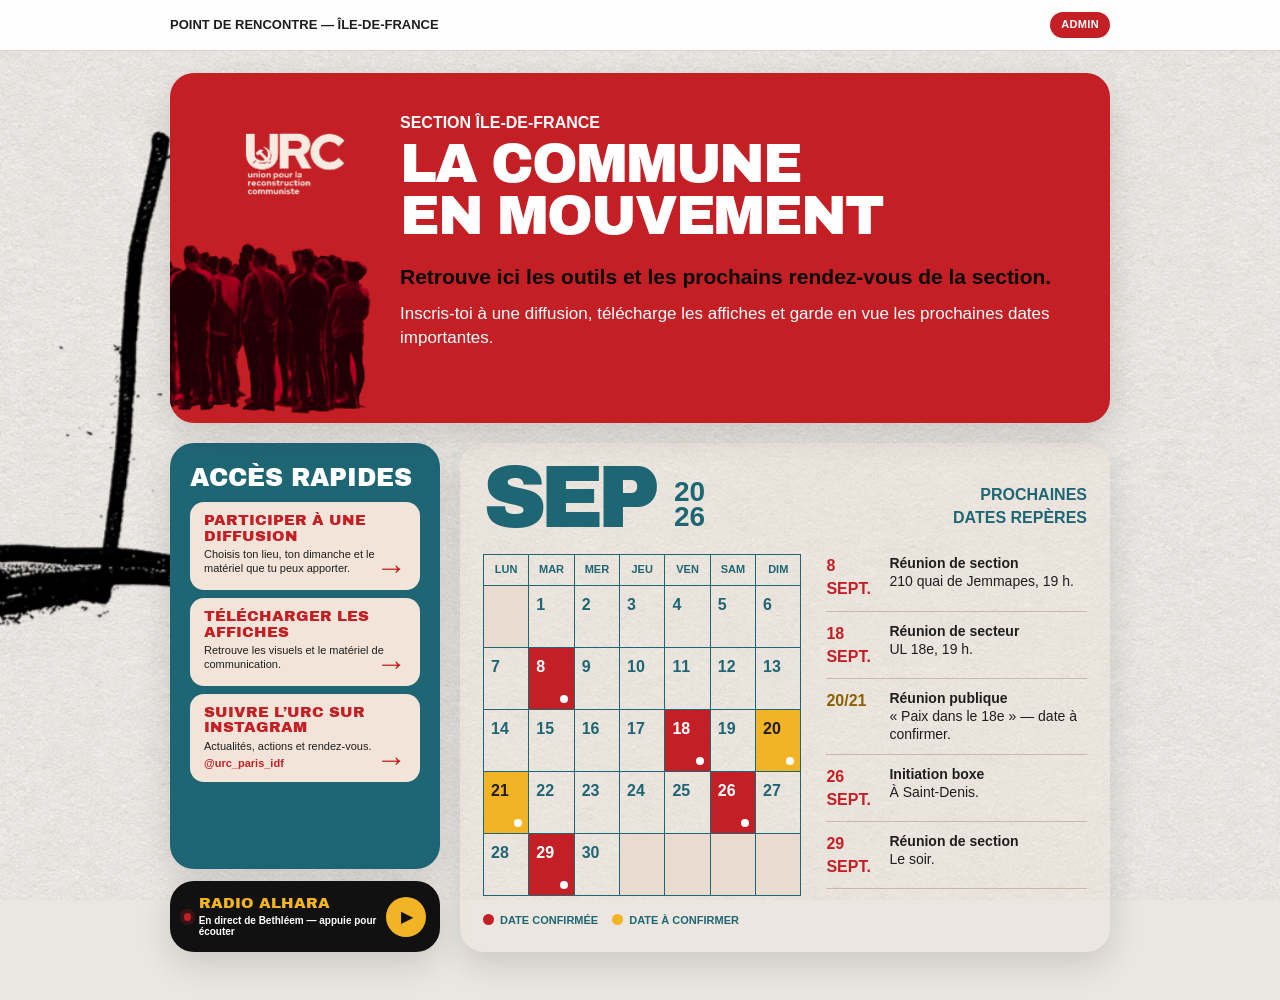
<file: index.html>
<!doctype html>
<html lang="fr">
<head>
<meta charset="utf-8">
<meta name="viewport" content="width=device-width,initial-scale=1">
<title>Point de rencontre URC — Section Île-de-France</title>
<style>
@font-face{font-family:'Archivo Black Local';src:url('./ArchivoBlack-Regular.ttf') format('truetype');font-weight:400;font-style:normal;font-display:swap}
:root{--red:#c51f26;--blue:#1f6675;--turq:#1cb6bd;--yellow:#f2b324;--ink:#1e1e1e;--paper:#f7f5f0;--cream:#f2e4d8}
*{box-sizing:border-box}
body{margin:0;background:#e9e7e2 url('https://avantpost-cpu.github.io/URC/fond.jpg') center/cover fixed no-repeat;color:var(--ink);font:16px/1.45 Arial,sans-serif}
body::before{content:"";position:fixed;z-index:0;inset:0;pointer-events:none;background:url('https://avantpost-cpu.github.io/URC/taches.png') center top/125% auto no-repeat}
.topbar{position:sticky;z-index:10;top:0;padding:12px 20px;background:#fffffff2;border-bottom:1px solid #d7d3cc}
.topbar-inner{display:flex;justify-content:space-between;align-items:center;width:min(940px,100%);margin:auto;font-size:13px;font-weight:900;text-transform:uppercase}
.admin-link{padding:5px 11px;color:#fff;background:var(--red);border-radius:999px;text-decoration:none;font-size:11px;letter-spacing:.03em}
.admin-link:hover{background:#9e171c}
.document{position:relative;z-index:1;width:min(940px,calc(100% - 24px));margin:22px auto 48px}
.page{margin-bottom:20px;padding:36px;border-radius:24px;background:rgba(247,245,240,.86);box-shadow:0 12px 34px #0002;backdrop-filter:blur(2px)}
.hero{position:relative;min-height:350px;padding:38px 48px;overflow:hidden;color:#fff;background:var(--red);backdrop-filter:none}
.header{display:grid;grid-template-columns:155px 1fr;gap:27px}
.hero-art{position:relative;min-height:270px}
.logo{display:block;width:125px;margin:10px auto 0}
.crowd{position:absolute;left:-48px;bottom:-40px;width:210px;max-width:none}
.hero-copy{position:relative;z-index:2}
.kicker{font-weight:900;text-transform:uppercase}
h1,h2,h3{font-family:'Archivo Black Local','Arial Black',sans-serif;font-weight:400;text-transform:uppercase}
h1{margin:4px 0 0;color:#fff;font-size:55px;line-height:.95;letter-spacing:-.04em}
.subtitle{margin:20px 0 12px;color:#080808;font-size:21px;line-height:1.3;font-weight:900}
.intro{margin:0;color:#fff;font-size:17px;line-height:1.4}
.home-layout{display:grid;grid-template-columns:270px 1fr;gap:20px;align-items:stretch}
.home-layout>.page{margin-bottom:0}
.access-column{display:flex;min-width:0;flex-direction:column;gap:12px}
.access-page{display:flex;flex:1;flex-direction:column;margin:0;padding:22px 20px;background:var(--blue);backdrop-filter:none}
.access-title{margin:0 0 12px;color:#fff;font-size:25px;line-height:1}
.access-grid{display:grid;grid-template-columns:1fr;grid-template-rows:repeat(3,1fr);gap:8px}
.access-card{position:relative;min-height:0;padding:11px 14px;overflow:hidden;border-radius:14px;color:var(--ink);background:var(--cream);text-decoration:none;transition:transform .2s,box-shadow .2s}
.access-card:hover{transform:translateY(-4px);box-shadow:0 12px 24px #0003}
.access-card.diffusion,.access-card.posters,.access-card.instagram{background:var(--cream)}
.access-card h3{position:relative;z-index:2;margin:0 0 4px;padding-right:25px;color:var(--red);font-size:15px;line-height:1.05}
.access-card p{position:relative;z-index:2;margin:0;padding-right:20px;color:var(--ink);font-size:11px;line-height:1.2}
.instagram-handle{display:block;margin-top:4px;color:var(--red);font-weight:900}
.access-arrow{position:absolute;right:13px;bottom:7px;color:var(--red);font-size:31px;font-weight:900;line-height:1}
.radio-card{flex:0 0 auto;padding:15px 14px;color:#fff;background:#111;border-radius:24px;box-shadow:0 12px 34px #0002}
.radio-head{display:flex;align-items:center;gap:8px}
.radio-live-dot{width:8px;height:8px;border-radius:50%;background:var(--red);box-shadow:0 0 0 4px #c51f2633}
.radio-copy{min-width:0;line-height:1.05}
.radio-copy strong{display:block;color:var(--yellow);font-family:'Archivo Black Local','Arial Black',sans-serif;font-size:15px;font-weight:400;text-transform:uppercase}
.radio-copy span{display:block;margin-top:4px;color:#fff;font-size:10px;font-weight:900}
.radio-toggle{display:grid;flex:0 0 40px;width:40px;height:40px;margin-left:auto;place-items:center;padding:0 0 0 2px;color:#111;background:var(--yellow);border:0;border-radius:50%;font-size:16px;cursor:pointer}
.radio-toggle:hover{transform:scale(1.06)}
.radio-toggle:focus-visible{outline:3px solid #fff;outline-offset:3px}
.radio-audio{display:none}
.calendar-page{padding:23px;background:rgba(242,228,216,.30);border:0;backdrop-filter:none}
.calendar-head{display:flex;align-items:flex-end;justify-content:space-between;gap:20px;margin-bottom:25px;color:var(--blue)}
.month{font-family:'Archivo Black Local','Arial Black',sans-serif;font-size:clamp(66px,8vw,88px);line-height:.72;letter-spacing:-.08em;text-transform:uppercase}
.year{font-size:28px;font-weight:900;line-height:.9}
.calendar-title{text-align:right;font-weight:900;text-transform:uppercase}
.calendar-layout{display:grid;grid-template-columns:1.1fr .9fr;gap:25px}
.month-grid{display:grid;grid-template-columns:repeat(7,1fr);border-top:1.5px solid var(--blue);border-left:1.5px solid var(--blue)}
.weekday,.day{min-width:0;border-right:1.5px solid var(--blue);border-bottom:1.5px solid var(--blue)}
.weekday{padding:7px 2px;text-align:center;color:var(--blue);font-size:11px;font-weight:900;text-transform:uppercase}
.day{position:relative;min-height:62px;padding:7px;color:var(--blue);font-size:16px;font-weight:900}
.day.empty{background:#eadbd0}
.day.event{color:#fff;background:var(--red)}
.day.option{color:var(--ink);background:var(--yellow)}
.day.event::after,.day.option::after{content:"";position:absolute;right:6px;bottom:6px;width:8px;height:8px;border-radius:50%;background:#fff}
.events{display:grid;align-content:start;gap:10px}
.event-line{display:grid;grid-template-columns:52px 1fr;gap:11px;padding-bottom:10px;border-bottom:1px solid #c9b9ad}
.event-date{color:var(--red);font-weight:900;text-transform:uppercase}
.event-line:nth-child(3) .event-date{color:#8b6100}
.event-line p{margin:0;font-size:14px;line-height:1.3}
.event-line strong{display:block}
.legend{display:flex;flex-wrap:wrap;gap:14px;margin-top:17px;color:var(--blue);font-size:11px;font-weight:900;text-transform:uppercase}
.dot{display:inline-block;width:11px;height:11px;margin-right:6px;border-radius:50%;vertical-align:-1px;background:var(--red)}
.dot.option{background:var(--yellow)}
@media(max-width:860px){.home-layout{grid-template-columns:1fr}.access-grid{grid-template-columns:repeat(3,1fr);grid-template-rows:1fr}.home-layout>.page{margin-bottom:0}}
@media(max-width:760px){body::before{background-size:auto 115%;opacity:.65}.document{width:min(100% - 16px,940px);margin-top:12px}.page{padding:24px 17px}.hero{padding:25px 22px 0}.header{grid-template-columns:1fr}.hero-art{min-height:180px}.logo{width:115px;margin:0}.crowd{left:-22px;bottom:0;width:175px}.hero h1{font-size:39px}.subtitle{font-size:17px}.intro{padding-bottom:25px;font-size:16px}.access-grid,.calendar-layout{grid-template-columns:1fr}.access-grid{grid-template-rows:repeat(3,1fr)}.access-card{min-height:88px}.calendar-page{padding:14px;border-width:5px}.calendar-head{align-items:flex-start}.month{font-size:70px}.year{font-size:23px}.calendar-title{font-size:12px}.day{min-height:51px;padding:5px;font-size:14px}.weekday{font-size:9px}.events{margin-top:4px}}
</style>
</head>
<body>
<header class="topbar"><div class="topbar-inner"><span>Point de rencontre — Île-de-France</span><a class="admin-link" href="./admin.html">Admin</a></div></header>
<main class="document">
<section class="page hero"><div class="header"><div class="hero-art"><img class="logo" src="https://avantpost-cpu.github.io/URC/logo_URC2.png" alt="Logo URC"><img class="crowd" src="https://avantpost-cpu.github.io/URC/foule.png" alt=""></div><div class="hero-copy"><div class="kicker">Section Île-de-France</div><h1>La commune<br>en mouvement</h1><p class="subtitle">Retrouve ici les outils et les prochains rendez-vous de la section.</p><p class="intro">Inscris-toi à une diffusion, télécharge les affiches et garde en vue les prochaines dates importantes.</p></div></div></section>

<div class="home-layout">
<div class="access-column">
<section class="page access-page"><h2 class="access-title">Accès rapides</h2><div class="access-grid">
<a class="access-card diffusion" href="./diffusion.html"><h3>Participer à une diffusion</h3><p>Choisis ton lieu, ton dimanche et le matériel que tu peux apporter.</p><span class="access-arrow" aria-hidden="true">→</span></a>
<a class="access-card posters" href="https://communerouge.fr/affiches.html"><h3>Télécharger les affiches</h3><p>Retrouve les visuels et le matériel de communication.</p><span class="access-arrow" aria-hidden="true">→</span></a>
<a class="access-card instagram" href="https://www.instagram.com/urc_paris_idf/" target="_blank" rel="noopener noreferrer"><h3>Suivre l’URC sur Instagram</h3><p>Actualités, actions et rendez-vous.<span class="instagram-handle">@urc_paris_idf</span></p><span class="access-arrow" aria-hidden="true">→</span></a>
</div></section>
<div class="radio-card"><div class="radio-head"><span class="radio-live-dot" aria-hidden="true"></span><span class="radio-copy"><strong>Radio Alhara</strong><span id="radioStatus">En direct de Bethléem — chargement…</span></span><button class="radio-toggle" id="radioToggle" type="button" aria-label="Lancer Radio Alhara" aria-pressed="false">▶</button></div><audio class="radio-audio" id="radioPlayer" autoplay preload="auto"><source src="https://stream.radiojar.com/78cxy6wkxtzuv" type="audio/mpeg"></audio></div>
</div>

<section class="page calendar-page"><div class="calendar-head"><div style="display:flex;align-items:flex-end;gap:20px"><div class="month" id="calendarMonth">SEP</div><div class="year" id="calendarYear">20<br>26</div></div><div class="calendar-title">Prochaines<br>dates repères</div></div><div class="calendar-layout"><div><div class="month-grid" id="publicMonthGrid">
<div class="weekday">Lun</div><div class="weekday">Mar</div><div class="weekday">Mer</div><div class="weekday">Jeu</div><div class="weekday">Ven</div><div class="weekday">Sam</div><div class="weekday">Dim</div>
<div class="day empty"></div><div class="day">1</div><div class="day">2</div><div class="day">3</div><div class="day">4</div><div class="day">5</div><div class="day">6</div>
<div class="day">7</div><div class="day event">8</div><div class="day">9</div><div class="day">10</div><div class="day">11</div><div class="day">12</div><div class="day">13</div>
<div class="day">14</div><div class="day">15</div><div class="day">16</div><div class="day">17</div><div class="day event">18</div><div class="day">19</div><div class="day option">20</div>
<div class="day option">21</div><div class="day">22</div><div class="day">23</div><div class="day">24</div><div class="day">25</div><div class="day event">26</div><div class="day">27</div>
<div class="day">28</div><div class="day event">29</div><div class="day">30</div><div class="day empty"></div><div class="day empty"></div><div class="day empty"></div><div class="day empty"></div>
</div><div class="legend"><span><i class="dot"></i>Date confirmée</span><span><i class="dot option"></i>Date à confirmer</span></div></div>
<div class="events" id="publicEvents">
<div class="event-line"><div class="event-date">8 sept.</div><p><strong>Réunion de section</strong>210 quai de Jemmapes, 19 h.</p></div>
<div class="event-line"><div class="event-date">18 sept.</div><p><strong>Réunion de secteur</strong>UL 18e, 19 h.</p></div>
<div class="event-line"><div class="event-date">20/21</div><p><strong>Réunion publique</strong>« Paix dans le 18e » — date à confirmer.</p></div>
<div class="event-line"><div class="event-date">26 sept.</div><p><strong>Initiation boxe</strong>À Saint-Denis.</p></div>
<div class="event-line"><div class="event-date">29 sept.</div><p><strong>Réunion de section</strong>Le soir.</p></div>
</div></div></section>
</div>
</main>
<script>
const SUPABASE_URL='https://kzqoxggchcdhmdydgooe.supabase.co';
const SUPABASE_ANON_KEY='sb_publishable_P2J2awOCTYEYwrWIup6stg_n0u7adqe';
const apiHeaders={apikey:SUPABASE_ANON_KEY,Authorization:`Bearer ${SUPABASE_ANON_KEY}`};
const html=v=>String(v??'').replace(/[&<>"']/g,c=>({'&':'&amp;','<':'&lt;','>':'&gt;','"':'&quot;',"'":'&#39;'}[c]));
const isoLocal=d=>{const y=d.getFullYear(),m=String(d.getMonth()+1).padStart(2,'0'),day=String(d.getDate()).padStart(2,'0');return `${y}-${m}-${day}`};
async function api(table,query=''){const response=await fetch(`${SUPABASE_URL}/rest/v1/${table}${query}`,{headers:apiHeaders});if(!response.ok)throw new Error(await response.text());return response.json()}
function recordPageView(page){fetch(`${SUPABASE_URL}/rest/v1/rpc/record_page_view`,{method:'POST',headers:{...apiHeaders,'Content-Type':'application/json'},body:JSON.stringify({p_page_path:page}),keepalive:true}).catch(()=>{})}
function renderPublicCalendar(monthValue,events){const first=new Date(monthValue+'T12:00:00'),year=first.getFullYear(),month=first.getMonth(),days=new Date(year,month+1,0).getDate(),offset=(new Date(year,month,1).getDay()+6)%7,last=offset+days,total=Math.ceil(last/7)*7;document.querySelector('#calendarMonth').textContent=new Intl.DateTimeFormat('fr-FR',{month:'short'}).format(first).replace('.','').toUpperCase();document.querySelector('#calendarYear').innerHTML=String(year).slice(0,2)+'<br>'+String(year).slice(2);const marked=new Map();events.forEach(e=>{marked.set(e.event_date,e.status);if(e.alternate_date)marked.set(e.alternate_date,e.status)});let cells=['Lun','Mar','Mer','Jeu','Ven','Sam','Dim'].map(d=>`<div class="weekday">${d}</div>`).join('');for(let i=0;i<total;i++){const day=i-offset+1;if(day<1||day>days){cells+='<div class="day empty"></div>';continue}const key=isoLocal(new Date(year,month,day)),status=marked.get(key);cells+=`<div class="day ${status==='tentative'?'option':status?'event':''}">${day}</div>`}document.querySelector('#publicMonthGrid').innerHTML=cells;document.querySelector('#publicEvents').innerHTML=events.length?events.map(e=>{const d1=new Date(e.event_date+'T12:00:00'),d2=e.alternate_date?new Date(e.alternate_date+'T12:00:00'):null,dateText=d2?`${d1.getDate()}/${d2.getDate()}`:`${d1.getDate()} ${new Intl.DateTimeFormat('fr-FR',{month:'short'}).format(d1)}`;return `<div class="event-line"><div class="event-date" style="${e.status==='tentative'?'color:#8b6100':''}">${html(dateText)}</div><p><strong>${html(e.title)}</strong>${e.details?'<span>'+html(e.details)+'</span>':''}${e.status==='tentative'?' — date à confirmer.':''}</p></div>`}).join(''):'<div class="event-line"><p>Aucune date repère annoncée pour ce mois.</p></div>'}
async function loadPublicCalendar(){try{const [settings,allEvents]=await Promise.all([api('calendar_settings','?id=eq.1&select=displayed_month'),api('calendar_events','?select=*&order=event_date.asc')]);const month=(settings[0]?.displayed_month||'2026-09-01').slice(0,7)+'-01',start=new Date(month+'T12:00:00'),end=new Date(start.getFullYear(),start.getMonth()+1,0),events=allEvents.filter(e=>{const d1=new Date(e.event_date+'T12:00:00'),d2=e.alternate_date?new Date(e.alternate_date+'T12:00:00'):d1;return(d1>=start&&d1<=end)||(d2>=start&&d2<=end)});renderPublicCalendar(month,events)}catch(error){console.warn('Le calendrier dynamique n’est pas encore configuré.',error)}}
loadPublicCalendar();
recordPageView('accueil');
const radioPlayer=document.querySelector('#radioPlayer');
const radioToggle=document.querySelector('#radioToggle');
const radioStatus=document.querySelector('#radioStatus');
function showRadioState(playing){radioToggle.textContent=playing?'❚❚':'▶';radioToggle.setAttribute('aria-pressed',String(playing));radioToggle.setAttribute('aria-label',playing?'Mettre Radio Alhara en pause':'Lancer Radio Alhara');radioStatus.textContent=playing?'En direct de Bethléem — lecture en cours':'En direct de Bethléem — appuie pour écouter'}
if(radioPlayer&&radioToggle){radioToggle.addEventListener('click',async()=>{if(radioPlayer.paused){try{await radioPlayer.play();showRadioState(true)}catch(error){radioStatus.textContent='Le direct est momentanément indisponible'}}else{radioPlayer.pause();showRadioState(false)}});radioPlayer.addEventListener('playing',()=>showRadioState(true));radioPlayer.addEventListener('pause',()=>showRadioState(false));radioPlayer.addEventListener('error',()=>{radioStatus.textContent='Le direct est momentanément indisponible'});radioPlayer.play().then(()=>showRadioState(true)).catch(()=>showRadioState(false))}
</script>
</body>
</html>
</file>
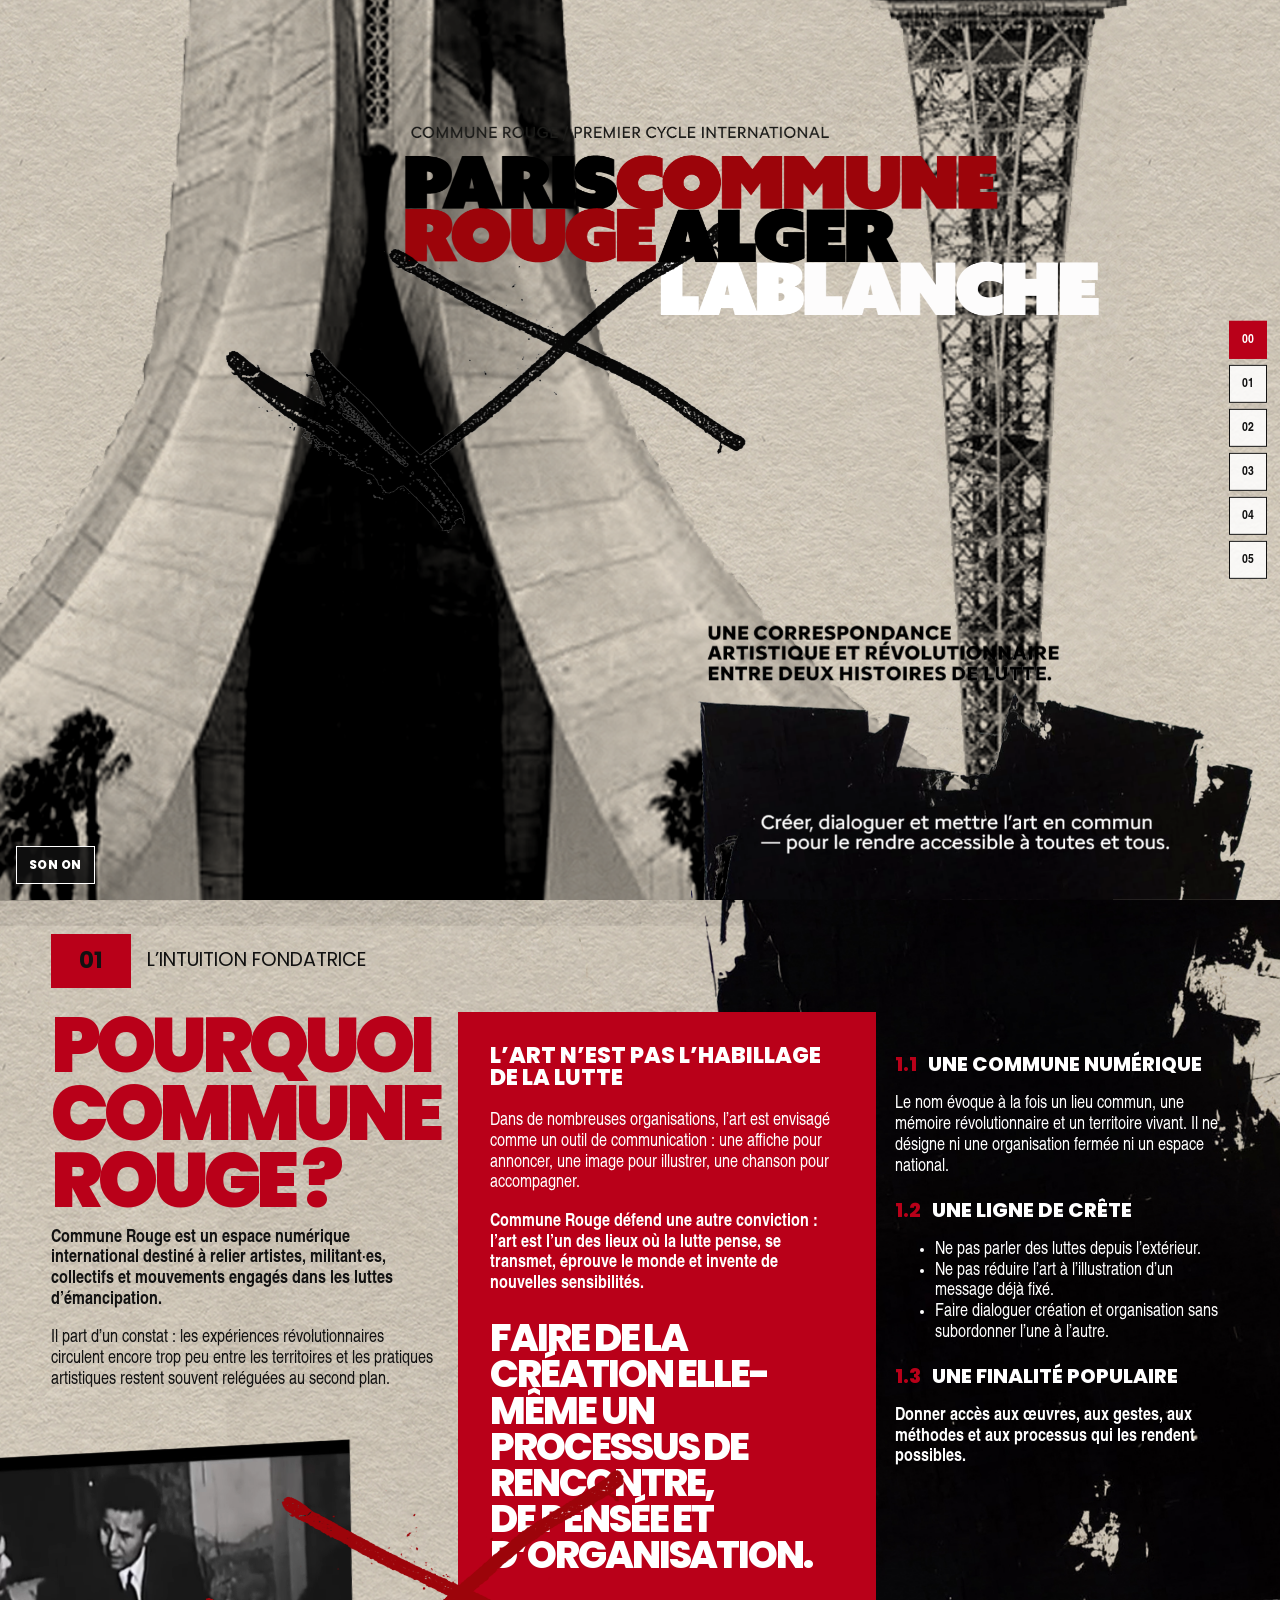
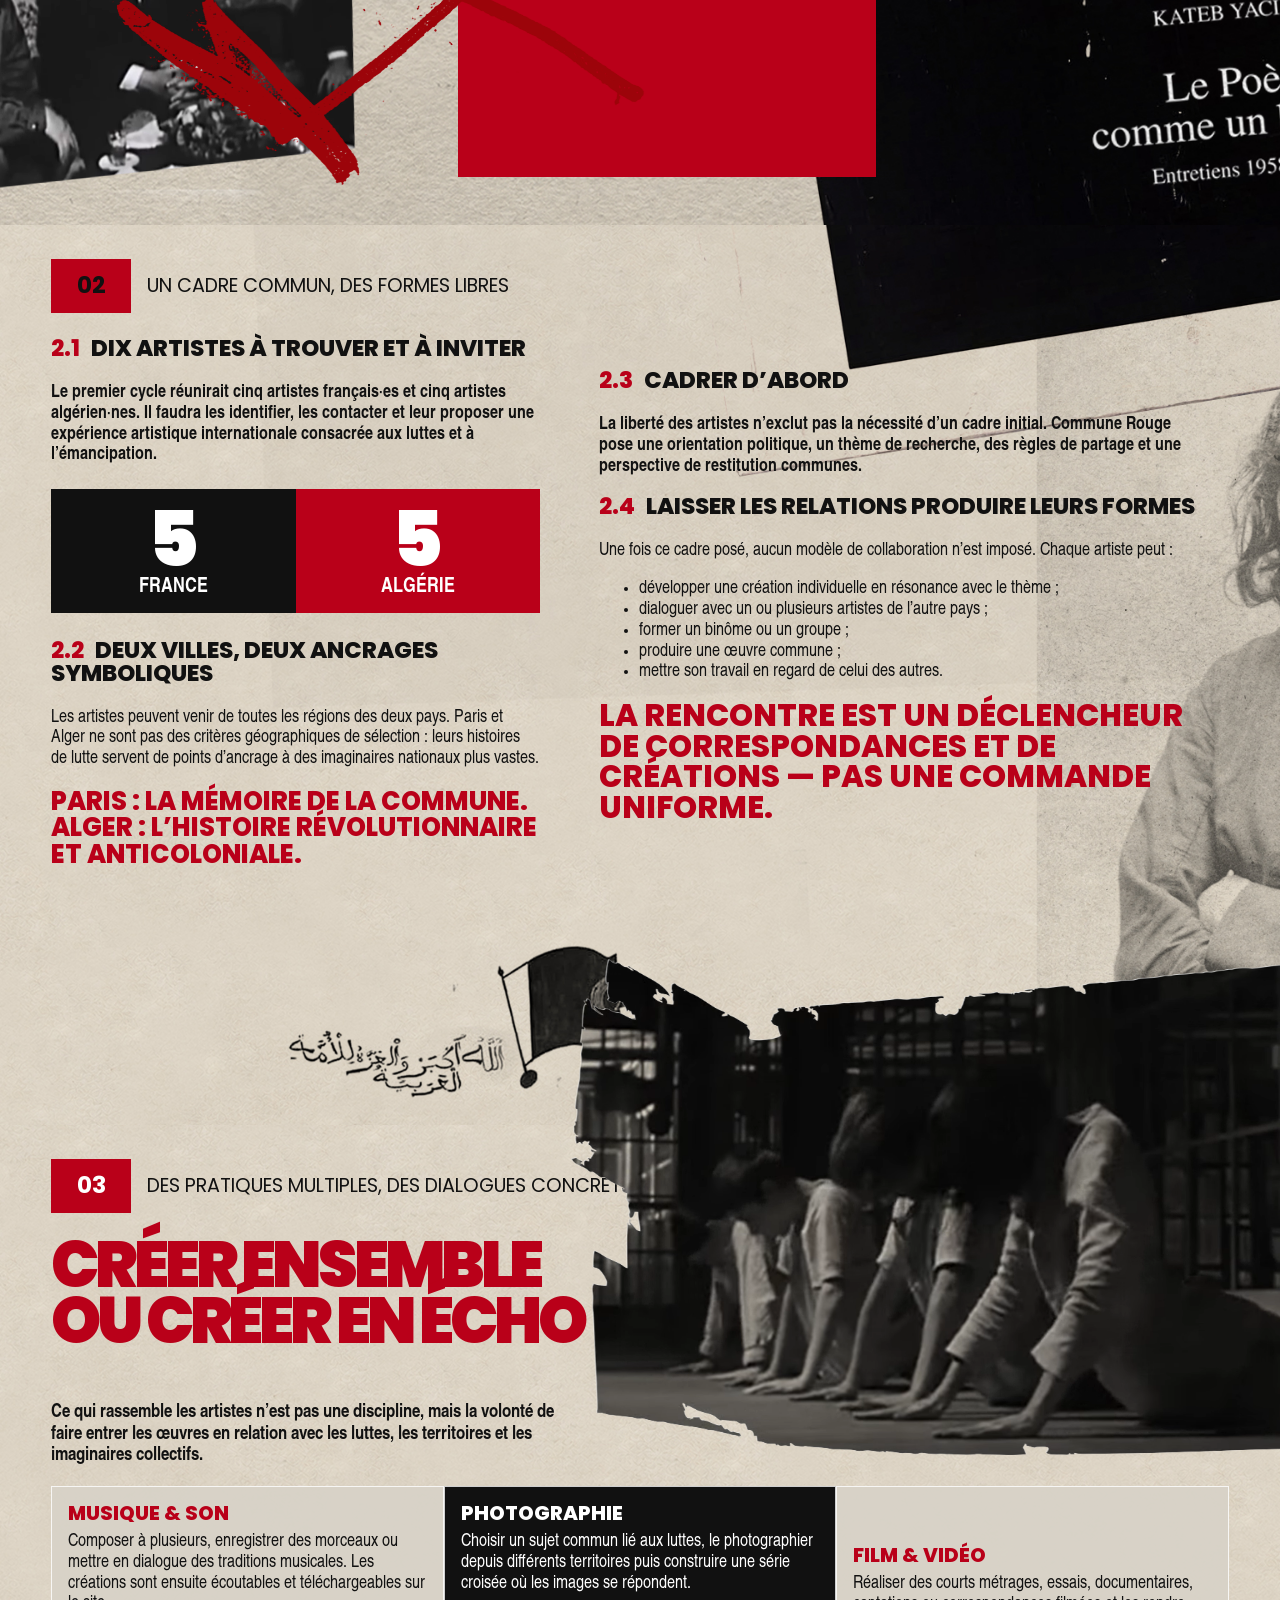
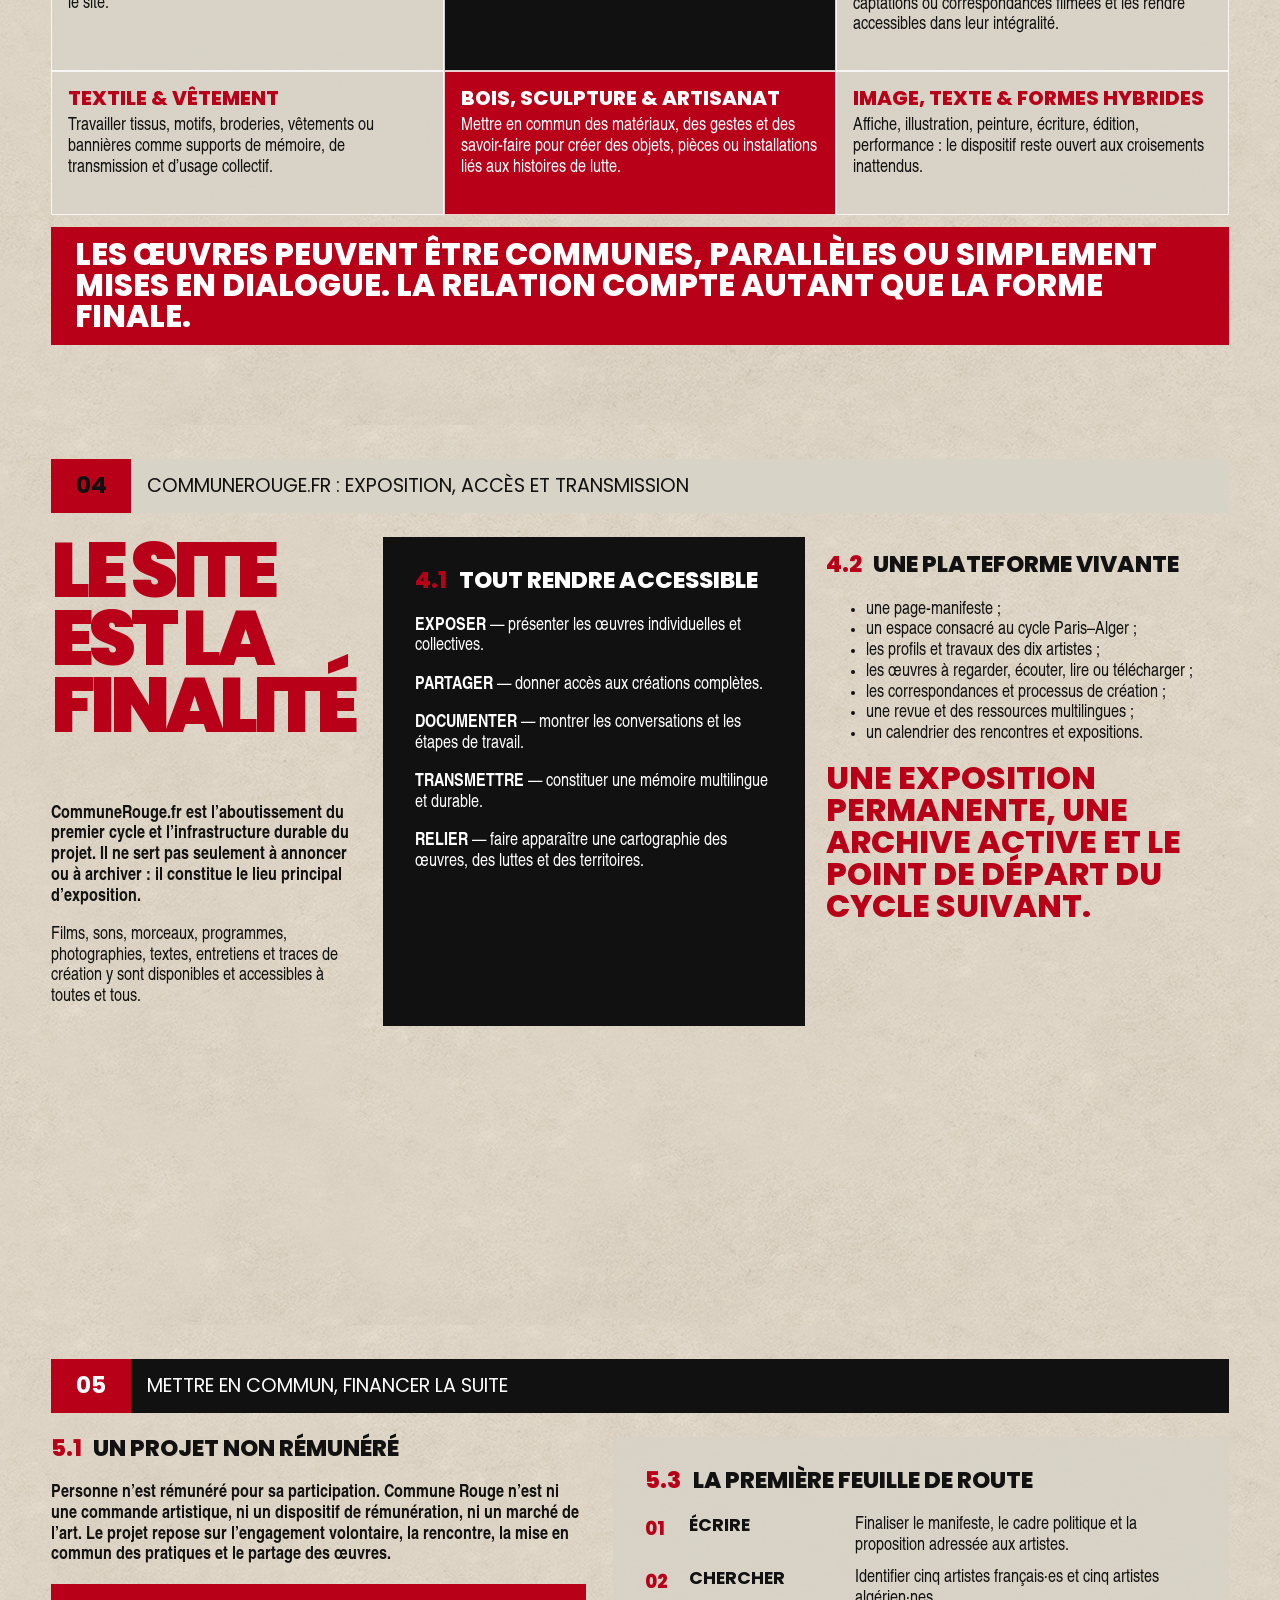
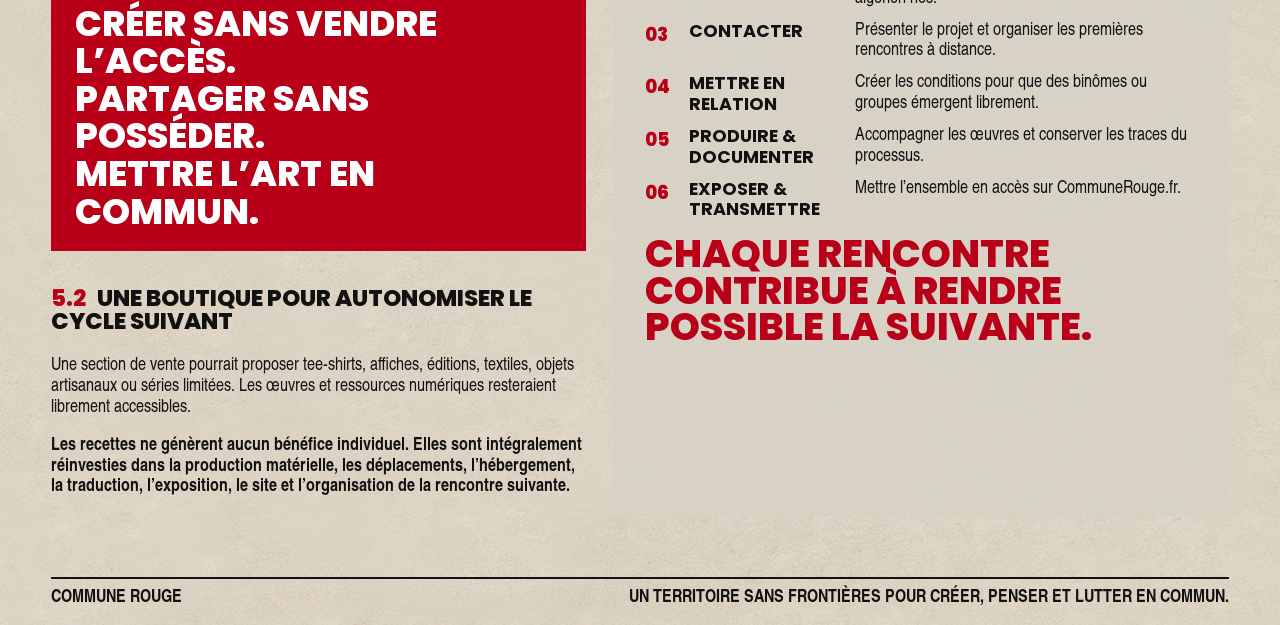
<file: Concept/index.html>
<!doctype html>
<html lang="fr">
<head>
  <meta charset="utf-8">
  <meta name="viewport" content="width=device-width, initial-scale=1">
  <meta name="description" content="Commune Rouge — un espace international de rencontres, de création et de mise en commun des arts et des luttes.">
  <title>Commune Rouge — Paris × Alger</title>
  <link rel="preconnect" href="https://fonts.googleapis.com">
  <link rel="preconnect" href="https://fonts.gstatic.com" crossorigin>
  <link href="https://fonts.googleapis.com/css2?family=Poppins:wght@700;800;900&display=swap" rel="stylesheet">
  <link rel="stylesheet" href="styles.css?v=20">
  <style>
    /* Composition de la home : ces règles restent ici pour éviter tout ancien CSS en cache. */
    .hero-art {
      position: relative;
      min-height: 100svh;
      padding: 0;
      overflow: hidden;
      background: #e9e5da;
    }
    .hero-art::before,
    .hero-art::after { display: none; }
    .home-background,
    .home-tower,
    .home-stain,
    .home-title {
      position: absolute;
      display: block;
      pointer-events: none;
      user-select: none;
    }
    .home-background {
      z-index: 0;
      inset: 0;
      width: 100%;
      height: 100%;
      object-fit: cover;
      object-position: center;
    }
    .home-tower {
      z-index: 1;
      bottom: 0;
      height: 145%;
      width: auto;
      will-change: transform, filter;
    }
    .home-tower-left {
      left: 0;
      transform-origin: left bottom;
      animation: tower-left-cycle 30s ease-in-out infinite alternate;
    }
    .home-tower-right {
      right: 0;
      transform-origin: right bottom;
      animation: tower-right-cycle 30s ease-in-out infinite alternate;
    }
    .home-stain {
      z-index: 2;
      right: 0;
      bottom: 0;
      width: min(46vw, 885px);
      height: auto;
    }
    .home-title {
      z-index: 3;
      top: 14svh;
      left: 17vw;
      width: min(68.8vw, 1320px);
      height: auto;
      animation: title-drift 36s linear infinite;
      will-change: transform;
    }
    @keyframes tower-left-cycle {
      0% { transform: translateX(-14%) scale(1.16); filter: blur(5px); }
      100% { transform: translateX(-4%) scale(.82); filter: blur(0); }
    }
    @keyframes tower-right-cycle {
      0% { transform: translate(4%, 0) scale(.82); filter: blur(0); }
      100% { transform: translate(14%, 30%) scale(1.16); filter: blur(5px); }
    }
    @keyframes title-drift {
      0%   { transform: translate(0, 0); }
      14%  { transform: translate(.28cm, -.18cm); }
      31%  { transform: translate(-.36cm, -.42cm); }
      47%  { transform: translate(-.58cm, .16cm); }
      63%  { transform: translate(.12cm, .52cm); }
      79%  { transform: translate(.61cm, .24cm); }
      92%  { transform: translate(.38cm, -.47cm); }
      100% { transform: translate(0, 0); }
    }
    @media (prefers-reduced-motion: reduce) {
      .home-title, .home-tower { animation: none; }
    }
    @media (max-width: 900px) {
      .hero-art { min-height: 100svh; padding: 0; }
      .home-title { top: 9rem; left: 8vw; width: 86.4vw; }
    }
    @media (max-width: 560px) {
      .home-background { object-position: center; }
      .home-title { top: 8rem; left: -4vw; width: 116vw; }
      .home-stain { width: 72vw; }
    }
  </style>
</head>
<body>
  <a class="skip" href="#vision">Aller au contenu</a>

  <header class="topbar" aria-label="Navigation principale">
    <a class="brand" href="#accueil" aria-label="Commune Rouge — accueil">
      <span>COMMUNE</span><strong>ROUGE</strong>
    </a>
    <button class="menu-toggle" type="button" aria-expanded="false" aria-controls="main-nav">MENU</button>
    <nav id="main-nav">
      <a href="#vision">Vision</a>
      <a href="#cycle">Le cycle</a>
      <a href="#formes">Les formes</a>
      <a href="#site">Le site</a>
      <a href="#suite">La suite</a>
    </nav>
  </header>

  <aside class="rail" aria-label="Progression dans la présentation">
    <a href="#accueil" aria-label="Accueil"><span>00</span></a>
    <a href="#vision" aria-label="Vision"><span>01</span></a>
    <a href="#cycle" aria-label="Premier cycle"><span>02</span></a>
    <a href="#formes" aria-label="Formes artistiques"><span>03</span></a>
    <a href="#site" aria-label="Le site"><span>04</span></a>
    <a href="#suite" aria-label="La suite"><span>05</span></a>
  </aside>

  <audio id="background-music" src="musique.mp3" autoplay loop preload="auto"></audio>
  <button class="sound-toggle" type="button" aria-pressed="false" aria-label="Couper la musique">SON ON</button>

  <main>
    <section id="accueil" class="page hero-art" data-label="Accueil">
      <img class="home-background" src="fondhome.jpg" alt="">
      <img class="home-tower home-tower-left" src="tour1.png" alt="">
      <img class="home-tower home-tower-right" src="tour2.png" alt="">
      <img class="home-stain" src="tache.png" alt="">
      <img class="home-title" src="texte1.png" alt="Commune Rouge — Paris Commune Rouge × Alger la Blanche">
    </section>

    <section id="vision" class="page page-light" data-label="L’intuition fondatrice">
      <div class="section-band"><b>01</b><span>L’INTUITION FONDATRICE</span></div>
      <div class="vision-grid">
        <article class="intro-panel reveal">
          <h2>POURQUOI<br>COMMUNE<br>ROUGE&nbsp;?</h2>
          <p class="lead">Commune Rouge est un espace numérique international destiné à relier artistes, militant·es, collectifs et mouvements engagés dans les luttes d’émancipation.</p>
          <p>Il part d’un constat : les expériences révolutionnaires circulent encore trop peu entre les territoires et les pratiques artistiques restent souvent reléguées au second plan.</p>
          <video class="vision-video" autoplay muted loop playsinline preload="auto" aria-hidden="true">
            <source src="video.webm" type="video/webm">
          </video>
          <img class="vision-cross" src="croixrouge.png" alt="">
        </article>
        <article class="red-panel reveal">
          <h3>L’ART N’EST PAS L’HABILLAGE DE LA LUTTE</h3>
          <p>Dans de nombreuses organisations, l’art est envisagé comme un outil de communication : une affiche pour annoncer, une image pour illustrer, une chanson pour accompagner.</p>
          <p><strong>Commune Rouge défend une autre conviction : l’art est l’un des lieux où la lutte pense, se transmet, éprouve le monde et invente de nouvelles sensibilités.</strong></p>
          <blockquote>Faire de la création elle-même un processus de rencontre,<br> de pensée et d’organisation.</blockquote>
        </article>
        <article class="notes-panel reveal">
          <h3><em>1.1</em> UNE COMMUNE NUMÉRIQUE</h3>
          <p>Le nom évoque à la fois un lieu commun, une mémoire révolutionnaire et un territoire vivant. Il ne désigne ni une organisation fermée ni un espace national.</p>
          <h3><em>1.2</em> UNE LIGNE DE CRÊTE</h3>
          <ul>
            <li>Ne pas parler des luttes depuis l’extérieur.</li>
            <li>Ne pas réduire l’art à l’illustration d’un message déjà fixé.</li>
            <li>Faire dialoguer création et organisation sans subordonner l’une à l’autre.</li>
          </ul>
          <h3><em>1.3</em> UNE FINALITÉ POPULAIRE</h3>
          <p class="lead">Donner accès aux œuvres, aux gestes, aux méthodes et aux processus qui les rendent possibles.</p>
        </article>
      </div>
    </section>

    <section id="cycle" class="page page-light" data-label="Le premier cycle">
      <div class="section-band pale"><b>02</b><span>UN CADRE COMMUN, DES FORMES LIBRES</span></div>
      <div class="cycle-grid">
        <article class="cycle-left reveal">
          <h3><em>2.1</em> DIX ARTISTES À TROUVER ET À INVITER</h3>
          <p class="lead">Le premier cycle réunirait cinq artistes français·es et cinq artistes algérien·nes. Il faudra les identifier, les contacter et leur proposer une expérience artistique internationale consacrée aux luttes et à l’émancipation.</p>
          <div class="five-five" aria-label="Cinq artistes de France et cinq artistes d’Algérie">
            <div><strong>5</strong><span>FRANCE</span></div>
            <div><strong>5</strong><span>ALGÉRIE</span></div>
          </div>
          <h3><em>2.2</em> DEUX VILLES, DEUX ANCRAGES SYMBOLIQUES</h3>
          <p>Les artistes peuvent venir de toutes les régions des deux pays. Paris et Alger ne sont pas des critères géographiques de sélection : leurs histoires de lutte servent de points d’ancrage à des imaginaires nationaux plus vastes.</p>
          <p class="red-call">PARIS : LA MÉMOIRE DE LA COMMUNE.<br>ALGER : L’HISTOIRE RÉVOLUTIONNAIRE ET ANTICOLONIALE.</p>
        </article>
        <article class="frame-panel reveal">
          <h3><em>2.3</em> CADRER D’ABORD</h3>
          <p class="lead">La liberté des artistes n’exclut pas la nécessité d’un cadre initial. Commune Rouge pose une orientation politique, un thème de recherche, des règles de partage et une perspective de restitution communes.</p>
          <h3><em>2.4</em> LAISSER LES RELATIONS PRODUIRE LEURS FORMES</h3>
          <p>Une fois ce cadre posé, aucun modèle de collaboration n’est imposé. Chaque artiste peut :</p>
          <ul>
            <li>développer une création individuelle en résonance avec le thème ;</li>
            <li>dialoguer avec un ou plusieurs artistes de l’autre pays ;</li>
            <li>former un binôme ou un groupe ;</li>
            <li>produire une œuvre commune ;</li>
            <li>mettre son travail en regard de celui des autres.</li>
          </ul>
          <blockquote>La rencontre est un déclencheur de correspondances et de créations — pas une commande uniforme.</blockquote>
        </article>
      </div>
    </section>

    <section id="formes" class="page page-ink" data-label="Les formes artistiques">
      <video class="rosas-video" autoplay muted loop playsinline preload="auto" aria-hidden="true">
        <source src="rosas.webm" type="video/webm">
      </video>
      <div class="section-band dark"><b>03</b><span>DES PRATIQUES MULTIPLES, DES DIALOGUES CONCRETS</span></div>
      <div class="forms-head reveal">
        <h2>CRÉER ENSEMBLE<br>OU CRÉER EN ÉCHO</h2>
        <p>Ce qui rassemble les artistes n’est pas une discipline, mais la volonté de faire entrer les œuvres en relation avec les luttes, les territoires et les imaginaires collectifs.</p>
      </div>
      <div class="practice-grid reveal">
        <article><h3>MUSIQUE &amp; SON</h3><p>Composer à plusieurs, enregistrer des morceaux ou mettre en dialogue des traditions musicales. Les créations sont ensuite écoutables et téléchargeables sur le site.</p></article>
        <article class="black-card"><h3>PHOTOGRAPHIE</h3><p>Choisir un sujet commun lié aux luttes, le photographier depuis différents territoires puis construire une série croisée où les images se répondent.</p></article>
        <article><h3>FILM &amp; VIDÉO</h3><p>Réaliser des courts métrages, essais, documentaires, captations ou correspondances filmées et les rendre accessibles dans leur intégralité.</p></article>
        <article><h3>TEXTILE &amp; VÊTEMENT</h3><p>Travailler tissus, motifs, broderies, vêtements ou bannières comme supports de mémoire, de transmission et d’usage collectif.</p></article>
        <article class="red-card"><h3>BOIS, SCULPTURE &amp; ARTISANAT</h3><p>Mettre en commun des matériaux, des gestes et des savoir-faire pour créer des objets, pièces ou installations liés aux histoires de lutte.</p></article>
        <article><h3>IMAGE, TEXTE &amp; FORMES HYBRIDES</h3><p>Affiche, illustration, peinture, écriture, édition, performance : le dispositif reste ouvert aux croisements inattendus.</p></article>
      </div>
      <blockquote class="wide-quote reveal">Les œuvres peuvent être communes, parallèles ou simplement mises en dialogue. La relation compte autant que la forme finale.</blockquote>
    </section>

    <section id="site" class="page page-light" data-label="Le site">
      <div class="section-band pale"><b>04</b><span>COMMUNEROUGE.FR : EXPOSITION, ACCÈS ET TRANSMISSION</span></div>
      <div class="site-grid">
        <article class="site-intro reveal">
          <h2>LE SITE<br>EST LA<br>FINALITÉ</h2>
          <p class="lead">CommuneRouge.fr est l’aboutissement du premier cycle et l’infrastructure durable du projet. Il ne sert pas seulement à annoncer ou à archiver : il constitue le lieu principal d’exposition.</p>
          <p>Films, sons, morceaux, programmes, photographies, textes, entretiens et traces de création y sont disponibles et accessibles à toutes et tous.</p>
        </article>
        <article class="black-panel reveal">
          <h3><em>4.1</em> TOUT RENDRE ACCESSIBLE</h3>
          <p><strong>EXPOSER</strong> — présenter les œuvres individuelles et collectives.</p>
          <p><strong>PARTAGER</strong> — donner accès aux créations complètes.</p>
          <p><strong>DOCUMENTER</strong> — montrer les conversations et les étapes de travail.</p>
          <p><strong>TRANSMETTRE</strong> — constituer une mémoire multilingue et durable.</p>
          <p><strong>RELIER</strong> — faire apparaître une cartographie des œuvres, des luttes et des territoires.</p>
        </article>
        <article class="platform-panel reveal">
          <h3><em>4.2</em> UNE PLATEFORME VIVANTE</h3>
          <ul>
            <li>une page-manifeste ;</li>
            <li>un espace consacré au cycle Paris–Alger ;</li>
            <li>les profils et travaux des dix artistes ;</li>
            <li>les œuvres à regarder, écouter, lire ou télécharger ;</li>
            <li>les correspondances et processus de création ;</li>
            <li>une revue et des ressources multilingues ;</li>
            <li>un calendrier des rencontres et expositions.</li>
          </ul>
          <blockquote>Une exposition permanente, une archive active et le point de départ du cycle suivant.</blockquote>
        </article>
      </div>
    </section>

    <section id="suite" class="page page-light" data-label="La suite">
      <div class="section-band dark"><b>05</b><span>METTRE EN COMMUN, FINANCER LA SUITE</span></div>
      <div class="future-grid">
        <article class="economy reveal">
          <h3><em>5.1</em> UN PROJET NON RÉMUNÉRÉ</h3>
          <p class="lead">Personne n’est rémunéré pour sa participation. Commune Rouge n’est ni une commande artistique, ni un dispositif de rémunération, ni un marché de l’art. Le projet repose sur l’engagement volontaire, la rencontre, la mise en commun des pratiques et le partage des œuvres.</p>
          <blockquote class="red-quote">Créer sans vendre l’accès.<br>Partager sans posséder.<br>Mettre l’art en commun.</blockquote>
          <h3><em>5.2</em> UNE BOUTIQUE POUR AUTONOMISER LE CYCLE SUIVANT</h3>
          <p>Une section de vente pourrait proposer tee-shirts, affiches, éditions, textiles, objets artisanaux ou séries limitées. Les œuvres et ressources numériques resteraient librement accessibles.</p>
          <p class="lead">Les recettes ne génèrent aucun bénéfice individuel. Elles sont intégralement réinvesties dans la production matérielle, les déplacements, l’hébergement, la traduction, l’exposition, le site et l’organisation de la rencontre suivante.</p>
        </article>
        <article class="roadmap reveal">
          <h3><em>5.3</em> LA PREMIÈRE FEUILLE DE ROUTE</h3>
          <ol>
            <li><strong>ÉCRIRE</strong><span>Finaliser le manifeste, le cadre politique et la proposition adressée aux artistes.</span></li>
            <li><strong>CHERCHER</strong><span>Identifier cinq artistes français·es et cinq artistes algérien·nes.</span></li>
            <li><strong>CONTACTER</strong><span>Présenter le projet et organiser les premières rencontres à distance.</span></li>
            <li><strong>METTRE EN RELATION</strong><span>Créer les conditions pour que des binômes ou groupes émergent librement.</span></li>
            <li><strong>PRODUIRE &amp; DOCUMENTER</strong><span>Accompagner les œuvres et conserver les traces du processus.</span></li>
            <li><strong>EXPOSER &amp; TRANSMETTRE</strong><span>Mettre l’ensemble en accès sur CommuneRouge.fr.</span></li>
          </ol>
          <p class="closing">CHAQUE RENCONTRE CONTRIBUE À RENDRE POSSIBLE LA SUIVANTE.</p>
        </article>
      </div>
      <footer class="final-footer">
        <strong>COMMUNE ROUGE</strong>
        <span>UN TERRITOIRE SANS FRONTIÈRES POUR CRÉER, PENSER ET LUTTER EN COMMUN.</span>
      </footer>
    </section>
  </main>

  <script src="script.js?v=5"></script>
</body>
</html>
</file>
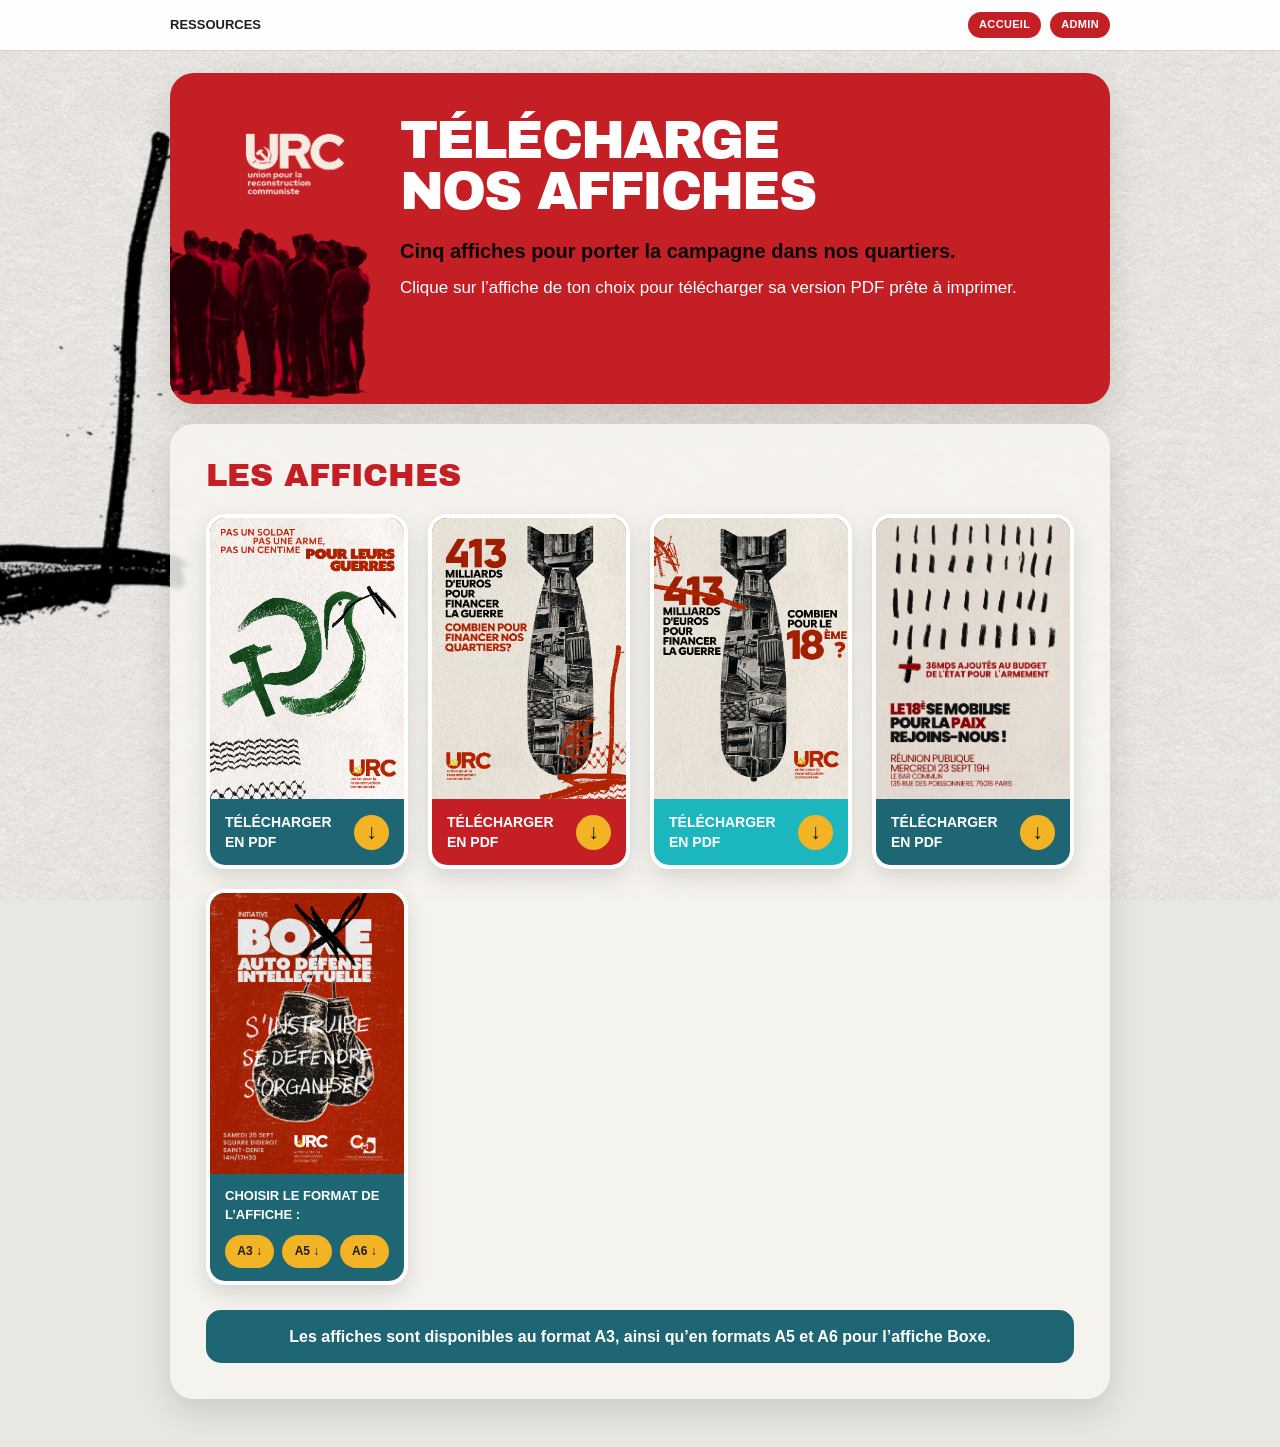
<file: affiches.html>
<!doctype html>
<html lang="fr">
<head>
<meta charset="utf-8">
<meta name="viewport" content="width=device-width,initial-scale=1">
<meta name="description" content="Télécharge les affiches de la campagne pour la paix de l’URC.">
<title>Affiches — URC</title>

<style>
@font-face{
  font-family:'Archivo Black Local';
  src:url('./ArchivoBlack-Regular.ttf') format('truetype');
  font-weight:400;
  font-style:normal;
  font-display:swap
}

:root{
  --red:#c51f26;
  --blue:#1f6675;
  --turq:#1cb6bd;
  --yellow:#f2b324;
  --ink:#1e1e1e;
  --paper:#f7f5f0;
  --border:#d8d3c9
}

*{box-sizing:border-box}

html{scroll-behavior:smooth}

body{
  margin:0;
  min-height:100vh;
  background:#e9e7e2 url('https://avantpost-cpu.github.io/URC/fond.jpg') center/cover fixed no-repeat;
  color:var(--ink);
  font:16px/1.45 Arial,sans-serif
}

body::before{
  content:"";
  position:fixed;
  z-index:0;
  inset:0;
  pointer-events:none;
  background:url('https://avantpost-cpu.github.io/URC/taches.png') center top/125% auto no-repeat
}

.topbar{
  position:sticky;
  z-index:10;
  top:0;
  padding:12px 20px;
  background:#fffffff2;
  border-bottom:1px solid #d7d3cc
}

.topbar-inner{
  display:flex;
  justify-content:space-between;
  align-items:center;
  width:min(940px,100%);
  margin:auto;
  font-size:13px;
  font-weight:900;
  text-transform:uppercase
}

.topbar-actions{
  display:flex;
  gap:9px
}

.topbar-link{
  padding:5px 11px;
  color:#fff;
  background:var(--red);
  border-radius:999px;
  text-decoration:none;
  font-size:11px;
  letter-spacing:.03em
}

.topbar-link:hover{
  background:#9e171c
}

.document{
  position:relative;
  z-index:1;
  width:min(940px,calc(100% - 24px));
  margin:22px auto 48px
}

.page{
  margin-bottom:20px;
  padding:36px;
  border-radius:24px;
  background:rgba(247,245,240,.86);
  box-shadow:0 12px 34px #0002;
  backdrop-filter:blur(2px)
}

.hero{
  position:relative;
  min-height:330px;
  padding:38px 48px;
  overflow:hidden;
  color:#fff;
  background:var(--red);
  backdrop-filter:none
}

.header{
  display:grid;
  grid-template-columns:155px 1fr;
  gap:27px
}

.hero-art{
  position:relative;
  min-height:255px
}

.logo{
  display:block;
  width:125px;
  margin:10px auto 0
}

.crowd{
  position:absolute;
  left:-48px;
  bottom:-40px;
  width:210px;
  max-width:none
}

.hero-copy{
  position:relative;
  z-index:2
}

.kicker{
  font-weight:900;
  text-transform:uppercase
}

h1,h2{
  font-family:'Archivo Black Local','Arial Black',sans-serif;
  font-weight:400;
  text-transform:uppercase
}

h1{
  margin:4px 0 0;
  color:#fff;
  font-size:53px;
  line-height:.97;
  letter-spacing:-.035em
}

.subtitle{
  margin:20px 0 12px;
  color:#080808;
  font-size:20px;
  line-height:1.3;
  font-weight:900
}

.intro{
  margin:0;
  color:#fff;
  font-size:17px;
  line-height:1.4
}

.posters-title{
  margin:0 0 22px;
  color:var(--red);
  font-size:32px;
  line-height:1
}

.posters{
  display:grid;
  grid-template-columns:repeat(4,minmax(0,1fr));
  gap:20px
}

.poster-link{
  position:relative;
  display:block;
  overflow:hidden;
  color:#fff;
  background:var(--blue);
  border:4px solid #fff;
  border-radius:19px;
  box-shadow:0 8px 22px #0002;
  text-decoration:none;
  transition:transform .2s,box-shadow .2s
}

.poster-link:nth-child(2){
  background:var(--red)
}

.poster-link:nth-child(3){
  background:var(--turq)
}

.poster-link:hover,
.poster-link:focus-visible{
  transform:translateY(-6px);
  box-shadow:0 15px 30px #0003
}

.poster-link:focus-visible{
  outline:5px solid var(--yellow);
  outline-offset:4px
}

.poster-image{
  display:block;
  width:100%;
  height:auto;
  aspect-ratio:639/925;
  object-fit:cover;
  background:#fff
}

.download-label{
  display:flex;
  align-items:center;
  justify-content:space-between;
  gap:12px;
  min-height:64px;
  padding:13px 15px;
  font-size:14px;
  font-weight:900;
  text-transform:uppercase
}

.boxe-card{
  background:var(--blue)
}

.boxe-card .download-label{
  display:block;
  min-height:0
}

.format-note{
  display:block;
  margin-bottom:10px;
  font-size:13px
}

.format-links{
  display:flex;
  gap:8px
}

.format-link{
  display:inline-flex;
  align-items:center;
  justify-content:center;
  flex:1;
  padding:8px 6px;
  color:var(--ink);
  background:var(--yellow);
  border-radius:999px;
  font-size:12px;
  font-weight:900;
  text-decoration:none;
  transition:background .2s,transform .2s
}

.format-link:hover,
.format-link:focus-visible{
  background:#ffd15a;
  transform:translateY(-2px)
}

.download-icon{
  display:grid;
  place-items:center;
  flex:0 0 35px;
  width:35px;
  height:35px;
  color:var(--ink);
  background:var(--yellow);
  border-radius:50%;
  font-size:21px
}

.note{
  margin:25px 0 0;
  padding:15px 20px;
  color:#fff;
  background:var(--blue);
  border-radius:15px;
  font-weight:700;
  text-align:center
}

@media(max-width:760px){

  body::before{
    background-size:auto 115%;
    opacity:.65
  }

  .document{
    width:min(100% - 16px,940px);
    margin-top:12px
  }

  .page{
    padding:24px 17px
  }

  .hero{
    padding:25px 22px 0
  }

  .header{
    grid-template-columns:1fr
  }

  .hero-art{
    min-height:180px
  }

  .logo{
    width:115px;
    margin:0
  }

  .crowd{
    left:-22px;
    bottom:0;
    width:175px
  }

  .hero h1{
    font-size:39px
  }

  .subtitle{
    font-size:17px
  }

  .intro{
    padding-bottom:25px;
    font-size:16px
  }

  .posters{
    grid-template-columns:repeat(2,minmax(0,1fr))
  }

  .poster-link{
    width:min(100%,410px);
    margin:auto
  }

  .topbar-inner>span{
    display:none
  }

  .topbar-inner{
    justify-content:flex-end
  }
}

@media(prefers-reduced-motion:reduce){

  *,
  *::before,
  *::after{
    scroll-behavior:auto!important;
    transition:none!important
  }
}
</style>
</head>

<body>

<header class="topbar">
  <div class="topbar-inner">
    <span>Ressources</span>

    <div class="topbar-actions">
      <a class="topbar-link" href="./index.html">Accueil</a>
      <a class="topbar-link" href="./admin.html">Admin</a>
    </div>
  </div>
</header>

<main class="document">

  <section class="page hero">
    <div class="header">

      <div class="hero-art">
        <img
          class="logo"
          src="https://avantpost-cpu.github.io/URC/logo_URC2.png"
          alt="Logo URC"
        >

        <img
          class="crowd"
          src="https://avantpost-cpu.github.io/URC/foule.png"
          alt=""
        >
      </div>

      <div class="hero-copy">
        <div class="kicker"></div>

        <h1>
          Télécharge<br>
          nos affiches
        </h1>

        <p class="subtitle">
          Cinq affiches pour porter la campagne dans nos quartiers.
        </p>

        <p class="intro">
          Clique sur l’affiche de ton choix pour télécharger sa version PDF prête à imprimer.
        </p>
      </div>

    </div>
  </section>

  <section class="page">

    <h2 class="posters-title">Les affiches</h2>

    <div class="posters">

      <a
        class="poster-link"
        href="Affiche%20Paix_3.pdf"
        download="Affiche-URC-Paix-3.pdf"
        aria-label="Télécharger l’affiche Pas un soldat, pas une arme, pas un centime pour leurs guerres au format PDF"
      >
        <img
          class="poster-image"
          src="A.png"
          alt="Affiche Pas un soldat, pas une arme, pas un centime pour leurs guerres"
        >

        <span class="download-label">
          Télécharger en PDF
          <span class="download-icon" aria-hidden="true">↓</span>
        </span>
      </a>

      <a
        class="poster-link"
        href="Affiche%20Paix_2.pdf"
        download="Affiche-URC-Paix-2.pdf"
        aria-label="Télécharger l’affiche 413 milliards d’euros pour financer la guerre, combien pour financer nos quartiers au format PDF"
      >
        <img
          class="poster-image"
          src="B.png"
          alt="Affiche 413 milliards d’euros pour financer la guerre, combien pour financer nos quartiers"
        >

        <span class="download-label">
          Télécharger en PDF
          <span class="download-icon" aria-hidden="true">↓</span>
        </span>
      </a>

      <a
        class="poster-link"
        href="Affiche%20Paix_1.pdf"
        download="Affiche-URC-Paix-1.pdf"
        aria-label="Télécharger l’affiche 413 milliards d’euros pour financer la guerre, combien pour le 18e au format PDF"
      >
        <img
          class="poster-image"
          src="C.png"
          alt="Affiche 413 milliards d’euros pour financer la guerre, combien pour le 18e"
        >

        <span class="download-label">
          Télécharger en PDF
          <span class="download-icon" aria-hidden="true">↓</span>
        </span>
      </a>

      <a
        class="poster-link"
        href="Affiche%20Disccussion_A3_18_Paix.pdf"
        download="Affiche-Discussion-A3-18-Paix.pdf"
        aria-label="Télécharger l’affiche Discussion au format PDF"
      >
        <img
          class="poster-image"
          src="D.jpg"
          alt="Affiche Discussion — A3 18 Paix"
        >

        <span class="download-label">
          Télécharger en PDF
          <span class="download-icon" aria-hidden="true">↓</span>
        </span>
      </a>

      <div class="poster-link boxe-card">

        <img
          class="poster-image"
          src="Affiche_2.jpg"
          alt="Affiche Boxe et lutte intellectuelle"
        >

        <span class="download-label">

          <span class="format-note">
            Choisir le format de l’affiche :
          </span>

          <span class="format-links">

            <a
              class="format-link"
              href="Boxe_exe_A3.pdf"
              download="Boxe-exe-A3.pdf"
            >
              A3 ↓
            </a>

            <a
              class="format-link"
              href="Boxe_exe_A5.pdf"
              download="Boxe-exe-A5.pdf"
            >
              A5 ↓
            </a>

            <a
              class="format-link"
              href="Boxe_exe_A6.pdf"
              download="Boxe-exe-A6.pdf"
            >
              A6 ↓
            </a>

          </span>
        </span>
      </div>

    </div>

    <p class="note">
      Les affiches sont disponibles au format A3, ainsi qu’en formats A5 et A6 pour l’affiche Boxe.
    </p>

  </section>

</main>

<script>
const SUPABASE_URL='https://kzqoxggchcdhmdydgooe.supabase.co';
const SUPABASE_ANON_KEY='sb_publishable_P2J2awOCTYEYwrWIup6stg_n0u7adqe';

fetch(`${SUPABASE_URL}/rest/v1/rpc/record_page_view`,{
  method:'POST',
  headers:{
    apikey:SUPABASE_ANON_KEY,
    Authorization:`Bearer ${SUPABASE_ANON_KEY}`,
    'Content-Type':'application/json'
  },
  body:JSON.stringify({
    p_page_path:'affiches'
  }),
  keepalive:true
}).catch(()=>{});
</script>

</body>
</html>
</file>
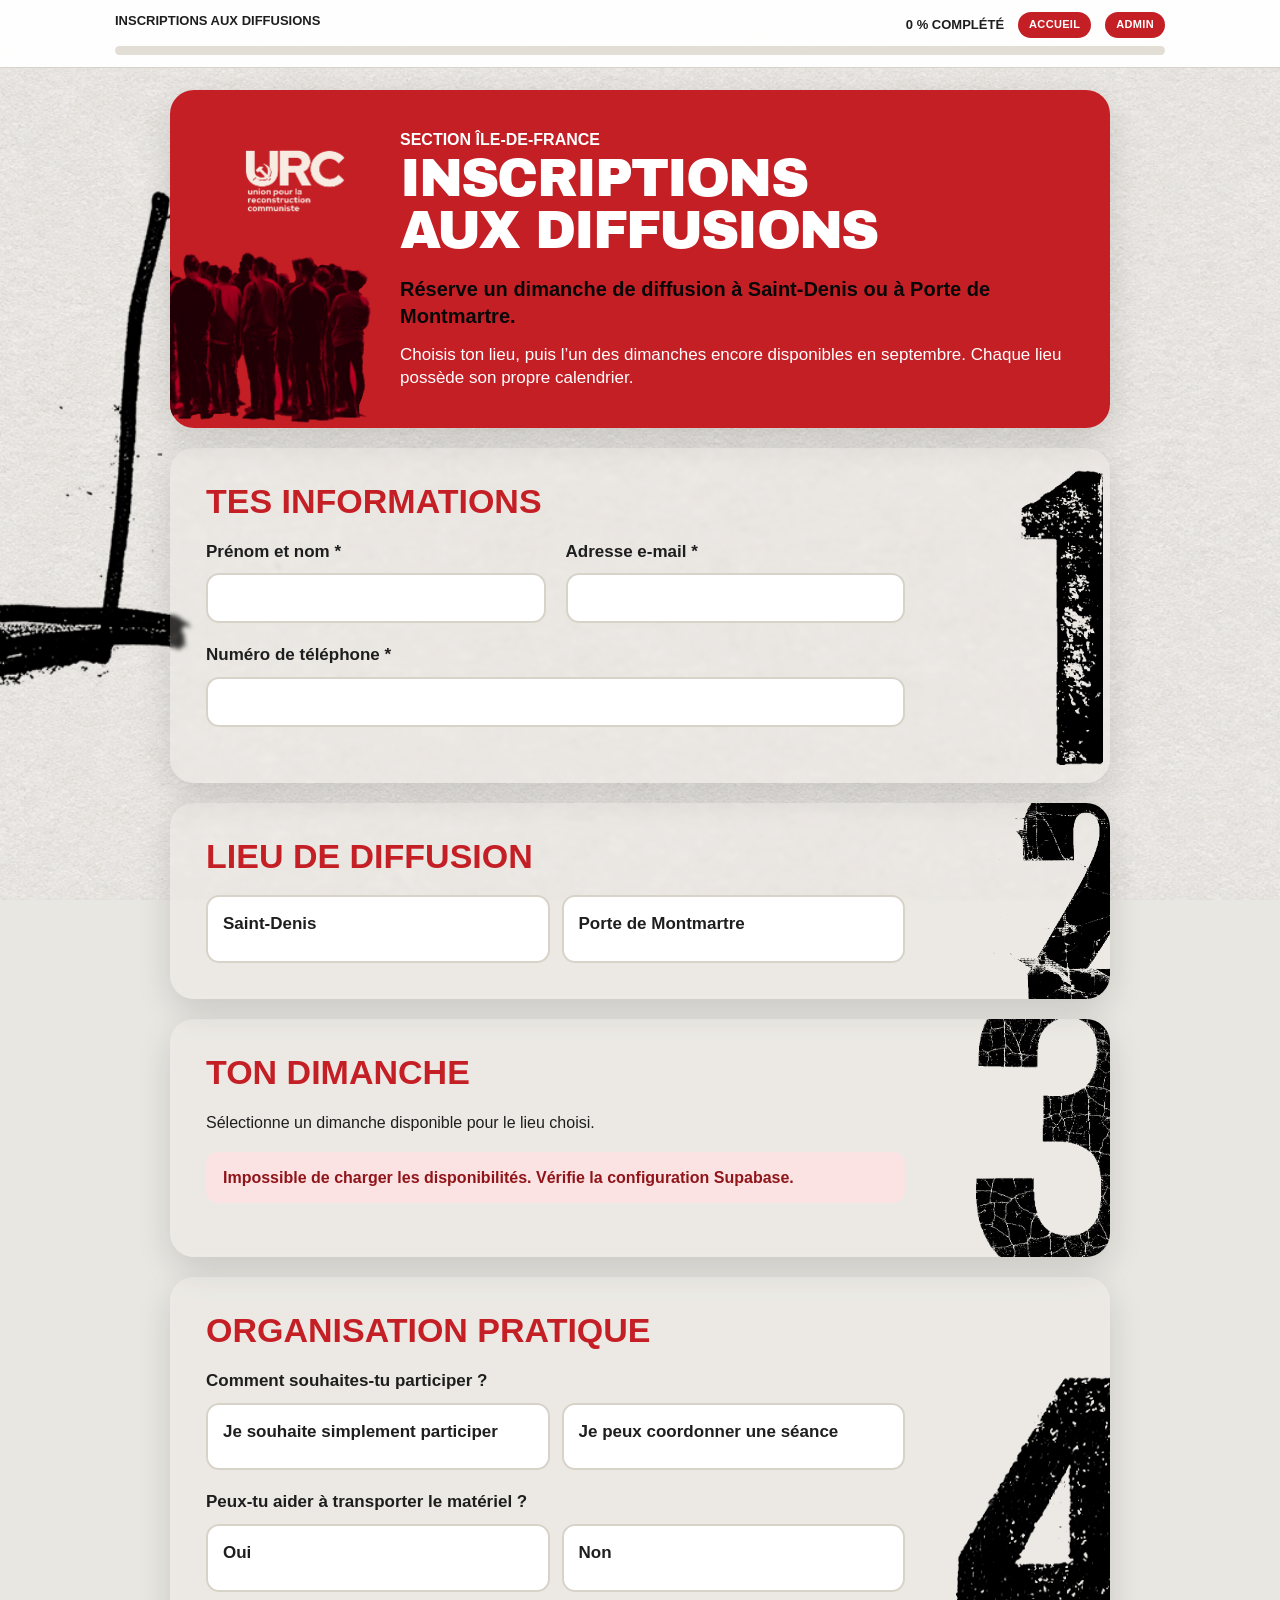
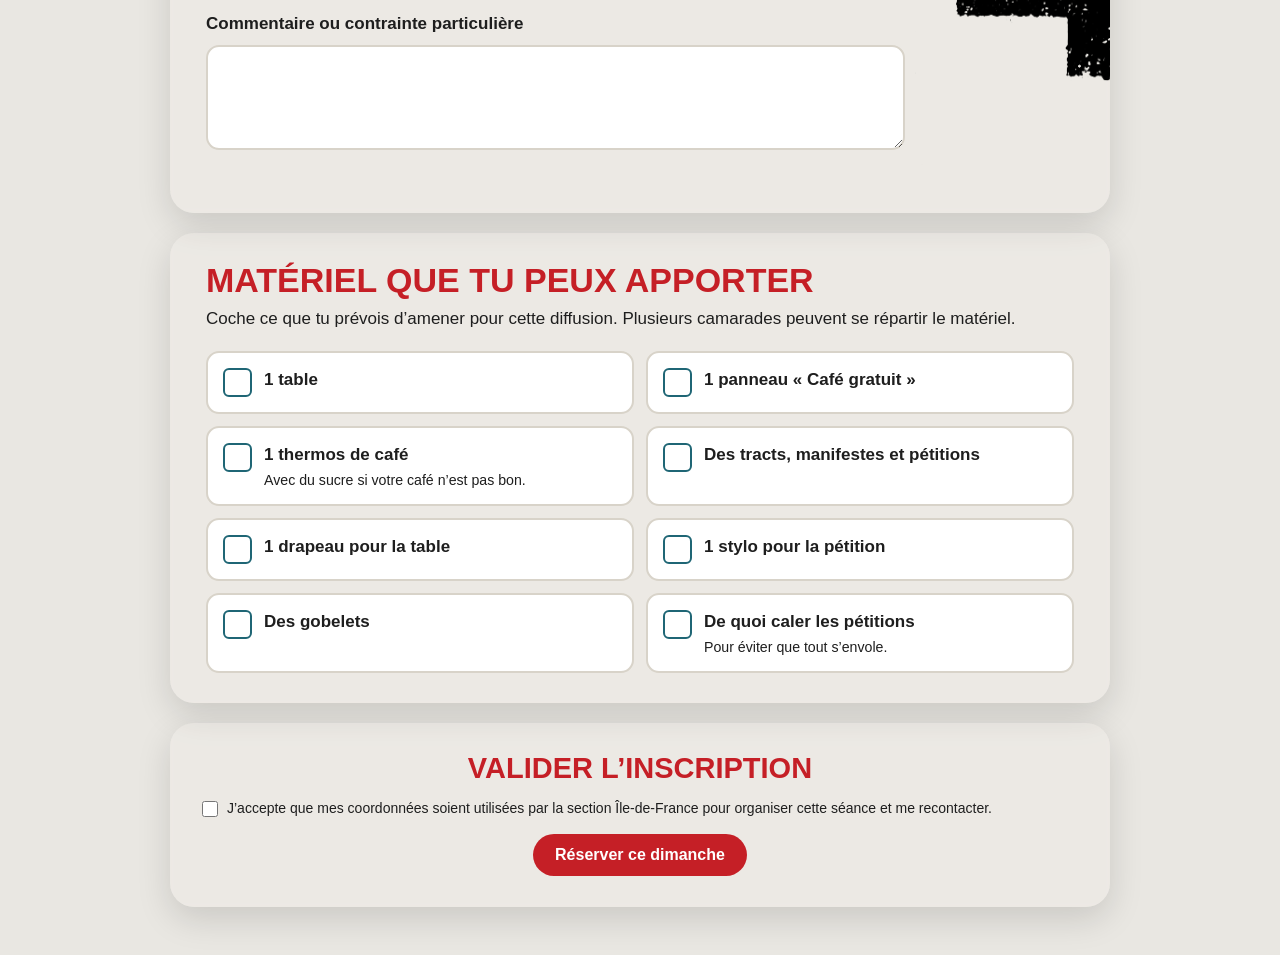
<file: diffusion.html>
<!doctype html><html lang="fr"><head><meta charset="utf-8"><meta name="viewport" content="width=device-width,initial-scale=1">
<title>Inscriptions aux diffusions — URC</title>
<style>
@font-face{font-family:'Archivo Black Local';src:url('./ArchivoBlack-Regular.ttf') format('truetype');font-weight:400;font-style:normal;font-display:swap}
:root{--red:#c51f26;--blue:#1f6675;--turq:#1cb6bd;--yellow:#f2b324;--ink:#1e1e1e;--paper:#f7f5f0;--border:#d8d3c9;--disabled:#e6e2da}*{box-sizing:border-box}body{margin:0;background:#e9e7e2 url('https://avantpost-cpu.github.io/URC/fond.jpg') center/cover fixed no-repeat;color:var(--ink);font:16px/1.45 Arial,sans-serif}.progress{position:sticky;top:0;z-index:3;padding:12px 20px;background:#fffffff2;border-bottom:1px solid #d7d3cc}.progress>div{max-width:1050px;margin:auto}.progress-head{display:flex;justify-content:space-between;font-size:13px;font-weight:900;text-transform:uppercase}.track{height:9px;margin-top:8px;background:#e2ded5;border-radius:9px;overflow:hidden}.fill{height:100%;width:0;background:var(--red);transition:.25s}.document{width:min(1050px,calc(100% - 24px));margin:28px auto 60px}.page{margin-bottom:26px;padding:44px;background:var(--paper);border-radius:28px;box-shadow:0 12px 34px #0002}.header{display:grid;grid-template-columns:190px 1fr;gap:34px}.logo{width:180px;max-width:100%}h1{margin:0;color:var(--red);font-family:'Archivo Black Local','Arial Black',sans-serif;font-size:64px;line-height:.92;font-weight:400;letter-spacing:-.045em;text-transform:uppercase}.subtitle{font-size:23px;font-weight:700}.intro{padding:25px 28px;margin-top:32px;color:white;background:var(--blue);border-radius:22px;font-size:18px}.heading{display:flex;align-items:center;gap:17px;margin-bottom:26px}.number{display:grid;place-items:center;flex:0 0 66px;height:66px;border-radius:50%;background:var(--red);color:#fff;font-size:29px;font-weight:900}h2{margin:0;color:var(--red);font-size:40px;line-height:1;text-transform:uppercase}.grid{display:grid;grid-template-columns:1fr 1fr;gap:20px}.field{margin-bottom:24px}label,.legend{display:block;margin-bottom:9px;font-size:17px;font-weight:800}input,textarea,select{width:100%;padding:14px 16px;border:2px solid var(--border);border-radius:13px;background:#fff;font:16px Arial}textarea{min-height:105px;resize:vertical}.choices{display:grid;grid-template-columns:1fr 1fr;gap:12px}.choice input{position:absolute;opacity:0}.choice label{height:100%;padding:15px;border:2px solid var(--border);border-radius:13px;background:#fff;cursor:pointer}.choice input:checked+label{color:#fff;background:var(--blue);border-color:var(--blue)}.calendar{display:grid;grid-template-columns:repeat(4,1fr);gap:14px}.slot{padding:19px 12px;border:2px solid var(--blue);border-radius:17px;background:#fff;text-align:center;cursor:pointer}.slot strong{display:block;font-size:25px;color:var(--blue)}.slot.selected{color:#fff;background:var(--blue)}.slot.selected strong{color:var(--yellow)}.slot.booked,.slot.blocked{color:#777;background:var(--disabled);border-color:var(--disabled);cursor:not-allowed;text-decoration:none}.slot small{display:block;margin-top:7px;font-weight:800}.message{display:none;margin:18px 0;padding:14px 17px;border-radius:12px;font-weight:800}.message.show{display:block}.error{color:#8f151a;background:#fbe3e4}.success{color:#145b3a;background:#dff3e8}.final{padding:35px;color:white;text-align:center;background:var(--red);border-radius:24px}.submit{padding:16px 28px;border:0;border-radius:40px;background:var(--yellow);font-size:19px;font-weight:900;cursor:pointer}.submit:disabled{opacity:.55;cursor:wait}.consent{text-align:left;padding:16px;margin:24px 0;background:#ffffff20;border-radius:14px}.consent input{width:auto;margin-right:8px}.consent label{display:flex;color:white}.loading{padding:28px;text-align:center;font-weight:800}.hidden{display:none!important}@media(max-width:760px){.page{padding:27px 20px}.header{grid-template-columns:1fr}h1{font-size:42px}h2{font-size:29px}.grid,.choices,.calendar{grid-template-columns:1fr}.logo{width:135px}.number{flex-basis:53px;height:53px}.slot strong{font-size:22px}}
.calendar{display:block}.editorial-calendar{overflow:hidden;padding:28px;background:#f2e4d8;border:8px solid var(--blue);color:var(--blue)}.calendar-masthead{display:grid;grid-template-columns:1fr auto;align-items:end;gap:20px;margin-bottom:28px}.calendar-month-name{font-size:clamp(72px,14vw,150px);line-height:.72;letter-spacing:-.09em;font-weight:900;color:var(--blue)}.calendar-year{font-size:34px;line-height:.8;font-weight:900;color:var(--blue)}.calendar-year span{display:block}.calendar-location{max-width:230px;text-align:right;color:var(--blue);font-weight:900;text-transform:uppercase}.month-grid{display:grid;grid-template-columns:repeat(7,1fr);border-top:1.5px solid var(--blue);border-left:1.5px solid var(--blue)}.weekday-cell,.month-day{position:relative;min-width:0;border-right:1.5px solid var(--blue);border-bottom:1.5px solid var(--blue)}.weekday-cell{padding:8px 3px;text-align:center;font-size:13px;font-weight:900;text-transform:uppercase}.month-day{min-height:92px;padding:9px;color:var(--blue);background:transparent;text-align:left;font-size:20px;font-weight:900}.month-day.empty{background:#eadbd0}.month-day.sunday{appearance:none;width:100%;font-family:inherit;cursor:pointer;transition:background .2s,color .2s,transform .2s}.month-day.sunday::after{content:attr(data-label);position:absolute;left:5px;right:5px;bottom:8px;font-size:9px;text-align:center;text-transform:uppercase}.month-day.sunday.available{color:#fff;background:#0a9f9b;border-top:0;border-left:0;cursor:pointer}.month-day.sunday.available:hover{background:#087f7c;transform:scale(.97)}.month-day.sunday.selected{color:#fff;background:var(--blue);box-shadow:inset 0 0 0 5px #f2b324}.month-day.sunday.selected::after{content:'Sélectionné';color:#f2b324}.month-day.sunday.full,.month-day.sunday.blocked{color:#91877e;background:#d8cec5;cursor:not-allowed}.calendar-legend{display:flex;flex-wrap:wrap;gap:16px;margin-top:18px;color:var(--blue);font-size:12px;font-weight:900;text-transform:uppercase}.legend-dot{display:inline-block;width:13px;height:13px;margin-right:6px;border-radius:50%;vertical-align:-2px}.legend-dot.free{background:#0a9f9b}.legend-dot.chosen{background:var(--blue)}.legend-dot.taken{background:#d8cec5}@media(max-width:650px){.editorial-calendar{padding:14px;border-width:5px}.calendar-masthead{align-items:start;margin-bottom:20px}.calendar-month-name{font-size:70px}.calendar-year{font-size:25px}.calendar-location{font-size:11px}.weekday-cell{font-size:10px}.month-day{min-height:62px;padding:6px;font-size:15px}.month-day.sunday::after{left:1px;right:1px;bottom:4px;font-size:6.5px}}
/* ÉCHELLE GÉNÉRALE PLUS COMPACTE */
.document{width:min(940px,calc(100% - 24px));margin:22px auto 48px}.page{margin-bottom:20px;padding:36px;border-radius:24px;background:rgba(247,245,240,.20);backdrop-filter:blur(2px)}.hero-page{position:relative;min-height:330px;padding:38px 48px;overflow:hidden;background:var(--red);color:#fff;backdrop-filter:none}.hero-page h1{color:#fff}.hero-page .header-kicker{color:#fff}.header{grid-template-columns:155px 1fr;gap:27px}.hero-art{position:relative;min-height:255px}.hero-art .logo{display:block;width:125px;margin:10px auto 0}.crowd-visual{position:absolute;left:-48px;bottom:-40px;width:210px;max-width:none}.hero-copy{position:relative;z-index:1}.hero-page h1{margin-top:2px;font-size:53px;line-height:.97;letter-spacing:-.035em}.hero-page .subtitle{margin:20px 0 14px;color:#080808;font-size:20px;line-height:1.35;font-weight:900}.hero-page .intro{margin:0;padding:0;color:#fff;background:none;border:0;border-radius:0;font-size:17px;line-height:1.35}.heading{gap:15px;margin-bottom:22px}.number{flex-basis:58px;height:58px;font-size:26px}h2{font-size:34px}.field{margin-bottom:20px}.editorial-calendar{padding:22px;border-width:6px}.calendar-masthead{margin-bottom:23px}.calendar-month-name{font-size:clamp(66px,12vw,125px)}.calendar-year{font-size:30px}.month-day{min-height:76px;font-size:18px}@media(max-width:760px){.document{width:min(100% - 16px,940px);margin-top:12px}.page{padding:24px 17px}.hero-page{padding:25px 22px 0}.header{grid-template-columns:1fr}.hero-art{min-height:190px}.hero-art .logo{width:115px;margin:0}.crowd-visual{left:-22px;bottom:0;width:175px}.hero-page h1{font-size:37px}.hero-page .subtitle{font-size:17px}.hero-page .intro{padding-bottom:25px;font-size:16px}.number{flex-basis:49px;height:49px;font-size:23px}h2{font-size:27px}.editorial-calendar{padding:11px;border-width:4px}.month-day{min-height:56px}}
/* FOOTER COMPACT */
.submit-page{padding:25px 32px}.final{padding:6px 0;color:var(--ink);background:transparent;border-radius:0}.final h2{margin:0 0 12px;color:var(--red);font-size:29px}.consent{margin:16px 0;padding:0;background:transparent;border:0;border-radius:0}.consent label{align-items:flex-start;margin:0;color:var(--ink);font-size:14px;line-height:1.35;font-weight:400}.consent input{flex:0 0 auto;width:16px;height:16px;margin:2px 9px 0 0}.submit{padding:12px 22px;color:#fff;background:var(--red);font-size:16px}.submit:hover{background:#9e171c}@media(max-width:760px){.submit-page{padding:20px 17px}.final h2{font-size:25px}.consent label{font-size:13px}.submit{width:100%;padding:12px 16px}}
/* REPÈRES GRAPHIQUES DES QUATRE ÉTAPES */
.step-page{position:relative;overflow:hidden;padding-right:205px}.step-page> :not(.step-art){position:relative;z-index:3}.step-art{position:absolute;z-index:2;top:50%;right:-82px;width:245px;height:150%;object-fit:contain;object-position:right center;transform:translateY(-50%);pointer-events:none}.step-art-4{right:-105px;width:300px;height:180%}.step-page .heading{display:block}.step-page .heading h2{margin:0}@media(max-width:760px){.step-page{padding-right:24px}.step-art{right:-48px;width:175px;height:125%;opacity:.18}.step-art-4{right:-62px;width:215px;height:145%}.step-page> :not(.step-art){z-index:3}.step-page .heading{padding-right:72px}}
/* GRAPHISMES SUPERPOSÉS AU PAPIER */
body::before{content:"";position:fixed;z-index:0;inset:60px 0 0;pointer-events:none;background-image:url('https://avantpost-cpu.github.io/URC/taches.png');background-repeat:no-repeat;background-position:center top;background-size:125% auto}.document{position:relative;z-index:1}@media(max-width:760px){body::before{background-size:auto 115%;background-position:center top;opacity:.65}}
/* ACCÈS ADMINISTRATEUR */
.progress-actions{display:flex;align-items:center;gap:14px}.admin-link{padding:5px 11px;color:#fff;background:var(--red);border-radius:999px;text-decoration:none;font-size:11px;font-weight:900;letter-spacing:.03em}.admin-link:hover{background:#9e171c}@media(max-width:520px){.progress-head>span:first-child{display:none}.progress-head{justify-content:flex-end}.progress-actions{width:100%;justify-content:space-between}}
/* MATÉRIEL APPORTÉ — SECTION NON NUMÉROTÉE */
.equipment-page{padding:30px 36px}.equipment-page h2{margin-bottom:10px}.equipment-intro{margin:0 0 20px;font-size:17px}.equipment-list{display:grid;grid-template-columns:1fr 1fr;gap:12px}.equipment-choice{position:relative}.equipment-choice input{position:absolute;opacity:0;pointer-events:none}.equipment-choice label{display:flex;align-items:flex-start;gap:12px;height:100%;margin:0;padding:15px;border:2px solid var(--border);border-radius:13px;background:#fff;cursor:pointer}.equipment-choice label::before{content:'✓';display:grid;place-items:center;flex:0 0 25px;height:25px;border:2px solid var(--blue);border-radius:6px;color:transparent;font-weight:900}.equipment-choice input:checked+label{color:#fff;background:var(--blue);border-color:var(--blue)}.equipment-choice input:checked+label::before{color:var(--blue);background:var(--yellow);border-color:var(--yellow)}.equipment-choice small{display:block;margin-top:3px;font-weight:400;line-height:1.3}@media(max-width:650px){.equipment-page{padding:24px 17px}.equipment-list{grid-template-columns:1fr}}
</style></head><body>
<header class="progress"><div><div class="progress-head"><span>Inscriptions aux diffusions</span><div class="progress-actions"><span id="progressText">0 % complété</span><a class="admin-link" href="./index.html">Accueil</a><a class="admin-link" href="./admin.html">Admin</a></div></div><div class="track"><div class="fill" id="progressFill"></div></div></div></header>
<main class="document"><form id="form">
<section class="page hero-page"><div class="header"><div class="hero-art"><img class="logo" src="https://avantpost-cpu.github.io/URC/logo_URC2.png" alt="Logo URC"><img class="crowd-visual" src="https://avantpost-cpu.github.io/URC/foule.png" alt=""></div><div class="hero-copy"><div class="header-kicker" style="font-weight:900;text-transform:uppercase">Section Île-de-France</div><h1>Inscriptions<br>aux diffusions</h1><p class="subtitle">Réserve un dimanche de diffusion à Saint-Denis ou à Porte de Montmartre.</p><div class="intro">Choisis ton lieu, puis l’un des dimanches encore disponibles en septembre. Chaque lieu possède son propre calendrier.</div></div></div></section>
<section class="page step-page"><img class="step-art" src="https://avantpost-cpu.github.io/URC/1.png" alt=""><div class="heading"><h2>Tes informations</h2></div><div class="grid"><div class="field"><label for="name">Prénom et nom *</label><input id="name" autocomplete="name" required></div><div class="field"><label for="email">Adresse e-mail *</label><input id="email" type="email" autocomplete="email" required></div></div><div class="field"><label for="phone">Numéro de téléphone *</label><input id="phone" type="tel" autocomplete="tel" required></div></section>
<section class="page step-page"><img class="step-art" src="https://avantpost-cpu.github.io/URC/2.png" alt=""><div class="heading"><h2>Lieu de diffusion</h2></div><div class="choices"><div class="choice"><input type="radio" id="sd" name="location" value="Saint-Denis" required><label for="sd">Saint-Denis</label></div><div class="choice"><input type="radio" id="pm" name="location" value="Porte de Montmartre" required><label for="pm">Porte de Montmartre</label></div></div></section>
<section class="page step-page"><img class="step-art" src="https://avantpost-cpu.github.io/URC/3.png" alt=""><div class="heading"><h2>Ton dimanche</h2></div><p>Sélectionne un dimanche disponible pour le lieu choisi.</p><div id="calendar" class="calendar"><div class="loading">Choisis d’abord un lieu.</div></div><input type="hidden" id="slotId"><div id="slotMessage" class="message error"></div></section>
<section class="page step-page"><img class="step-art step-art-4" src="https://avantpost-cpu.github.io/URC/4.png" alt=""><div class="heading"><h2>Organisation pratique</h2></div><div class="field"><div class="legend">Comment souhaites-tu participer ?</div><div class="choices"><div class="choice"><input type="radio" id="simple" name="participation" value="Je souhaite simplement participer"><label for="simple">Je souhaite simplement participer</label></div><div class="choice"><input type="radio" id="coord" name="participation" value="Je peux coordonner une séance"><label for="coord">Je peux coordonner une séance</label></div></div></div><div class="field"><div class="legend">Peux-tu aider à transporter le matériel ?</div><div class="choices"><div class="choice"><input type="radio" id="transportYes" name="transport" value="true"><label for="transportYes">Oui</label></div><div class="choice"><input type="radio" id="transportNo" name="transport" value="false"><label for="transportNo">Non</label></div></div></div><div class="field"><label for="comment">Commentaire ou contrainte particulière</label><textarea id="comment"></textarea></div></section>
<section class="page equipment-page"><h2>Matériel que tu peux apporter</h2><p class="equipment-intro">Coche ce que tu prévois d’amener pour cette diffusion. Plusieurs camarades peuvent se répartir le matériel.</p><div class="equipment-list">
<div class="equipment-choice"><input type="checkbox" id="eq-table" name="equipment" value="table"><label for="eq-table"><span>1 table</span></label></div>
<div class="equipment-choice"><input type="checkbox" id="eq-panneau" name="equipment" value="panneau"><label for="eq-panneau"><span>1 panneau « Café gratuit »</span></label></div>
<div class="equipment-choice"><input type="checkbox" id="eq-cafe" name="equipment" value="cafe"><label for="eq-cafe"><span>1 thermos de café<small>Avec du sucre si votre café n’est pas bon.</small></span></label></div>
<div class="equipment-choice"><input type="checkbox" id="eq-tracts" name="equipment" value="tracts"><label for="eq-tracts"><span>Des tracts, manifestes et pétitions</span></label></div>
<div class="equipment-choice"><input type="checkbox" id="eq-drapeau" name="equipment" value="drapeau"><label for="eq-drapeau"><span>1 drapeau pour la table</span></label></div>
<div class="equipment-choice"><input type="checkbox" id="eq-stylo" name="equipment" value="stylo"><label for="eq-stylo"><span>1 stylo pour la pétition</span></label></div>
<div class="equipment-choice"><input type="checkbox" id="eq-gobelets" name="equipment" value="gobelets"><label for="eq-gobelets"><span>Des gobelets</span></label></div>
<div class="equipment-choice"><input type="checkbox" id="eq-lest" name="equipment" value="lest"><label for="eq-lest"><span>De quoi caler les pétitions<small>Pour éviter que tout s’envole.</small></span></label></div>
</div></section>
<section class="page submit-page"><div class="final"><h2>Valider l’inscription</h2><div class="consent"><label><input type="checkbox" id="consent" required> J’accepte que mes coordonnées soient utilisées par la section Île-de-France pour organiser cette séance et me recontacter.</label></div><div id="formMessage" class="message"></div><button class="submit" id="submit" type="submit">Réserver ce dimanche</button></div></section>
</form></main>
<script>
const SUPABASE_URL='https://kzqoxggchcdhmdydgooe.supabase.co';
const SUPABASE_ANON_KEY='sb_publishable_P2J2awOCTYEYwrWIup6stg_n0u7adqe';
async function supabaseRpc(functionName,parameters){
  const response=await fetch(`${SUPABASE_URL}/rest/v1/rpc/${functionName}`,{method:'POST',headers:{apikey:SUPABASE_ANON_KEY,Authorization:`Bearer ${SUPABASE_ANON_KEY}`,'Content-Type':'application/json'},body:JSON.stringify(parameters)});
  const body=await response.text();let data=null;
  try{data=body?JSON.parse(body):null}catch{data=body}
  if(!response.ok)throw new Error(data?.message||data||`Erreur ${response.status}`);
  return data;
}
const form=document.querySelector('#form'),calendar=document.querySelector('#calendar'),slotId=document.querySelector('#slotId');
const nameField=document.querySelector('#name'),emailField=document.querySelector('#email'),phoneField=document.querySelector('#phone'),commentField=document.querySelector('#comment'),consentField=document.querySelector('#consent'),progressFillEl=document.querySelector('#progressFill'),progressTextEl=document.querySelector('#progressText');
let slots=[];
const readable=d=>new Intl.DateTimeFormat('fr-FR',{weekday:'long',day:'numeric',month:'long'}).format(new Date(d+'T12:00:00'));
function show(el,text,type='error'){el.textContent=text;el.className=`message ${type} show`}
function render(location){
  slotId.value='';
  const locationSlots=new Map(slots.filter(s=>s.location===location).map(s=>[s.slot_date,s]));
  const weekdayNames=['Lun','Mar','Mer','Jeu','Ven','Sam','Dim'];
  const emptyCells='<div class="month-day empty"></div>';
  let dayCells=emptyCells;
  for(let day=1;day<=30;day++){
    const key=`2026-09-${String(day).padStart(2,'0')}`;
    const isSunday=new Date(`${key}T12:00:00`).getDay()===0;
    const slot=locationSlots.get(key);
    if(isSunday&&slot){
      const remaining=Math.max(0,Number(slot.capacity||4)-Number(slot.booked_count||0));
      const label=slot.status==='available'?`${remaining} place${remaining>1?'s':''}`:slot.status==='full'?'Complet':'Indisponible';
      dayCells+=`<button type="button" class="month-day sunday ${slot.status}" data-id="${slot.id}" data-label="${label}" ${slot.status!=='available'?'disabled':''} aria-label="${readable(key)} : ${label}">${day}</button>`;
    }else{
      dayCells+=`<div class="month-day">${day}</div>`;
    }
  }
  calendar.innerHTML=`<section class="editorial-calendar"><div class="calendar-masthead"><div style="display:flex;align-items:flex-end;gap:24px"><div class="calendar-month-name">SEP</div><div class="calendar-year"><span>20</span><span>26</span></div></div><div class="calendar-location">Calendrier des diffusions<br>${location}</div></div><div class="month-grid">${weekdayNames.map(d=>`<div class="weekday-cell">${d}</div>`).join('')}${dayCells}</div><div class="calendar-legend"><span><i class="legend-dot free"></i>Places disponibles</span><span><i class="legend-dot chosen"></i>Sélectionné</span><span><i class="legend-dot taken"></i>Complet ou indisponible</span></div></section>`;
  calendar.querySelectorAll('.sunday.available').forEach(button=>button.onclick=()=>{
    calendar.querySelectorAll('.sunday').forEach(x=>x.classList.remove('selected'));
    button.classList.add('selected');slotId.value=button.dataset.id;
    document.querySelector('#slotMessage').className='message';progress();
  });
}
async function loadSlots(){calendar.innerHTML='<div class="loading">Chargement…</div>';try{slots=await supabaseRpc('get_diffusion_slots',{p_start:'2026-09-01',p_end:'2026-09-30'});const loc=form.querySelector('[name=location]:checked');loc?render(loc.value):calendar.innerHTML='<div class="loading">Choisis d’abord un lieu.</div>'}catch(error){console.error(error);calendar.innerHTML='<div class="message error show">Impossible de charger les disponibilités. Vérifie la configuration Supabase.</div>'}}
form.querySelectorAll('[name=location]').forEach(r=>r.onchange=()=>{render(r.value);progress()});
function progress(){const ok=[nameField.value.trim(),emailField.validity.valid,phoneField.value.trim(),form.querySelector('[name=location]:checked'),slotId.value,consentField.checked].filter(Boolean).length,p=Math.round(ok/6*100);progressFillEl.style.width=p+'%';progressTextEl.textContent=p+' % complété'}
form.addEventListener('input',progress);form.addEventListener('change',progress);
form.onsubmit=async e=>{e.preventDefault();const message=document.querySelector('#formMessage');message.className='message';if(!slotId.value)return show(document.querySelector('#slotMessage'),'Sélectionne un dimanche disponible.');const button=document.querySelector('#submit');button.disabled=true;button.textContent='Réservation en cours…';const transport=form.querySelector('[name=transport]:checked');const participation=form.querySelector('[name=participation]:checked');const equipment=[...form.querySelectorAll('[name=equipment]:checked')].map(x=>x.value);const visibleComment=commentField.value.trim();const storedComment=`[[MATERIEL:${JSON.stringify(equipment)}]]${visibleComment?'\n'+visibleComment:''}`;try{await supabaseRpc('reserve_diffusion_slot',{p_slot_id:Number(slotId.value),p_full_name:nameField.value,p_email:emailField.value,p_phone:phoneField.value,p_participation_type:participation?.value||null,p_can_transport:transport?transport.value==='true':null,p_comment:storedComment})}catch(error){show(message,error.message.includes('slot_unavailable')?'Ce dimanche vient d’être réservé. Choisis-en un autre.':'L’inscription n’a pas pu être enregistrée.');await loadSlots();button.disabled=false;button.textContent='Réserver ce dimanche';return}show(message,'Ton inscription est bien enregistrée. Tu seras recontacté·e lorsque la séance sera confirmée.','success');form.querySelectorAll('input,textarea,button').forEach(x=>x.disabled=true);progressFillEl.style.width='100%';progressTextEl.textContent='100 % complété'};
loadSlots();progress();
</script></body></html>
</file>
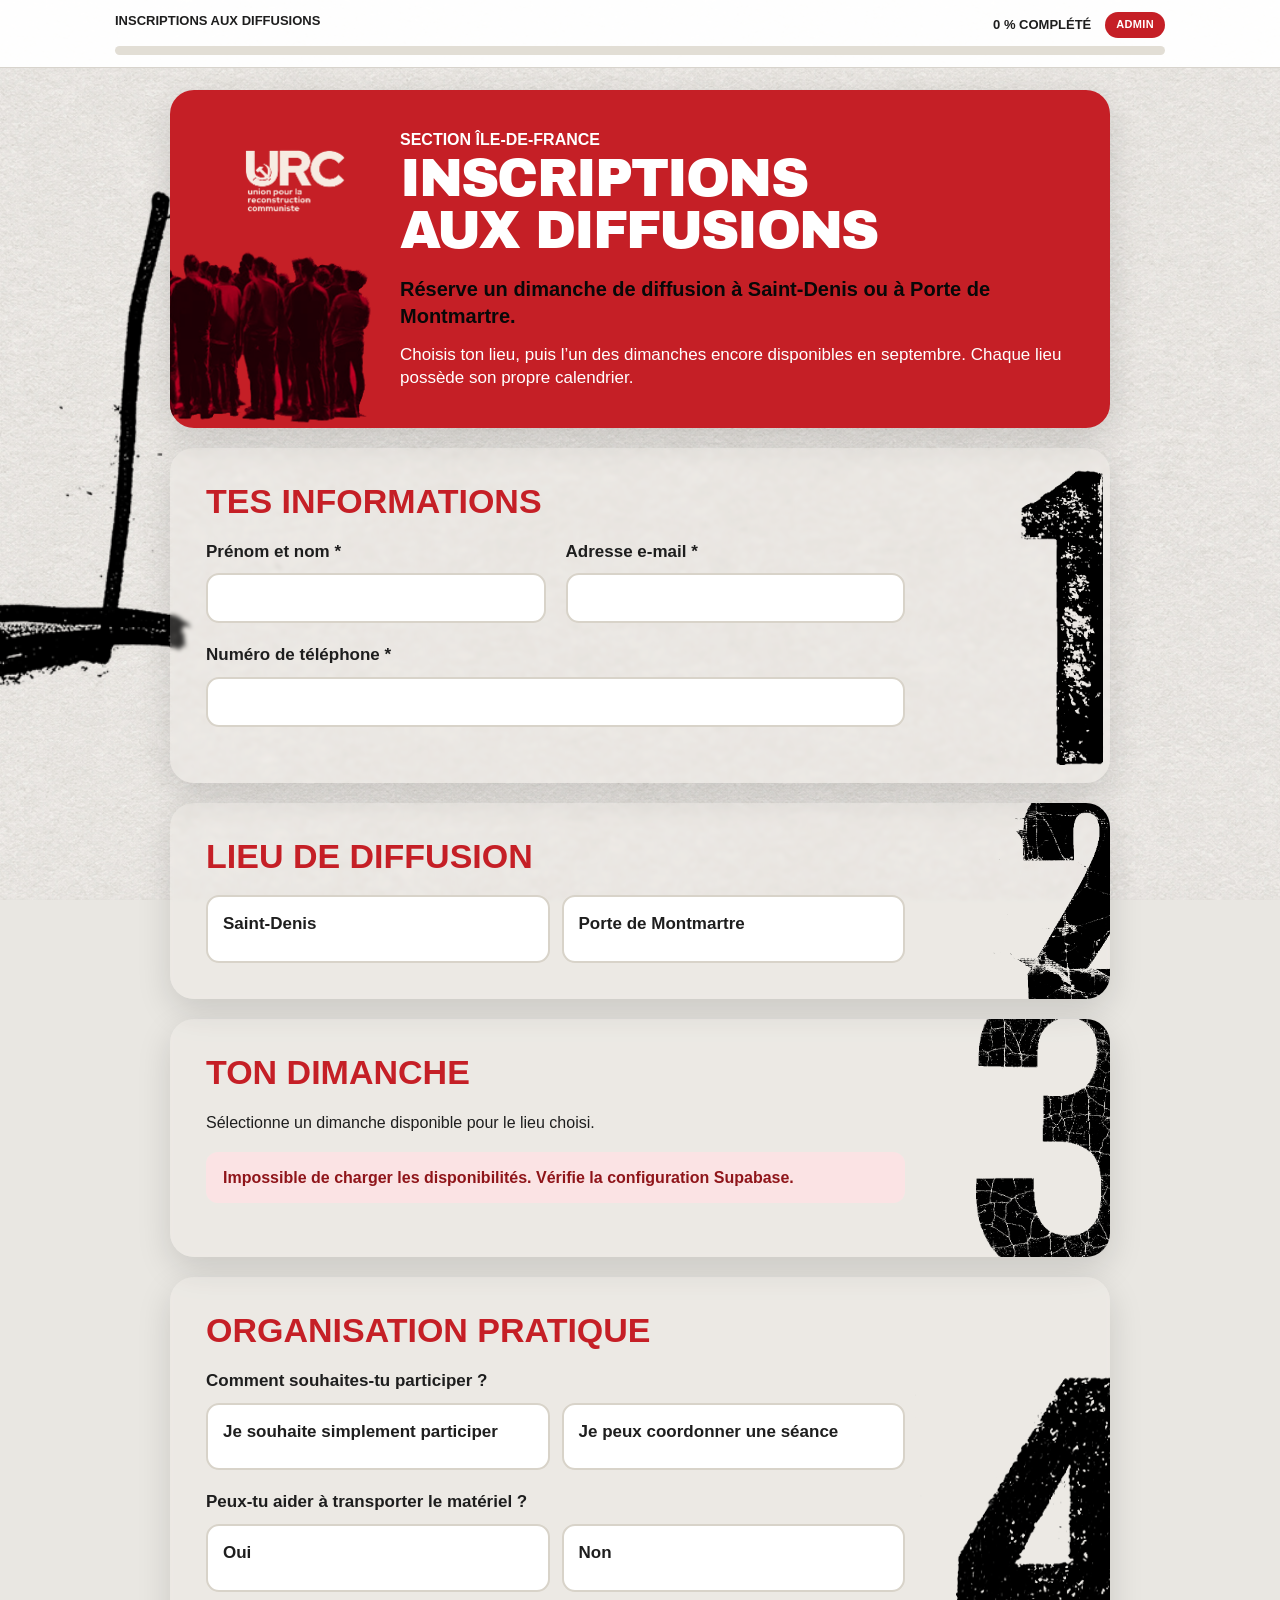
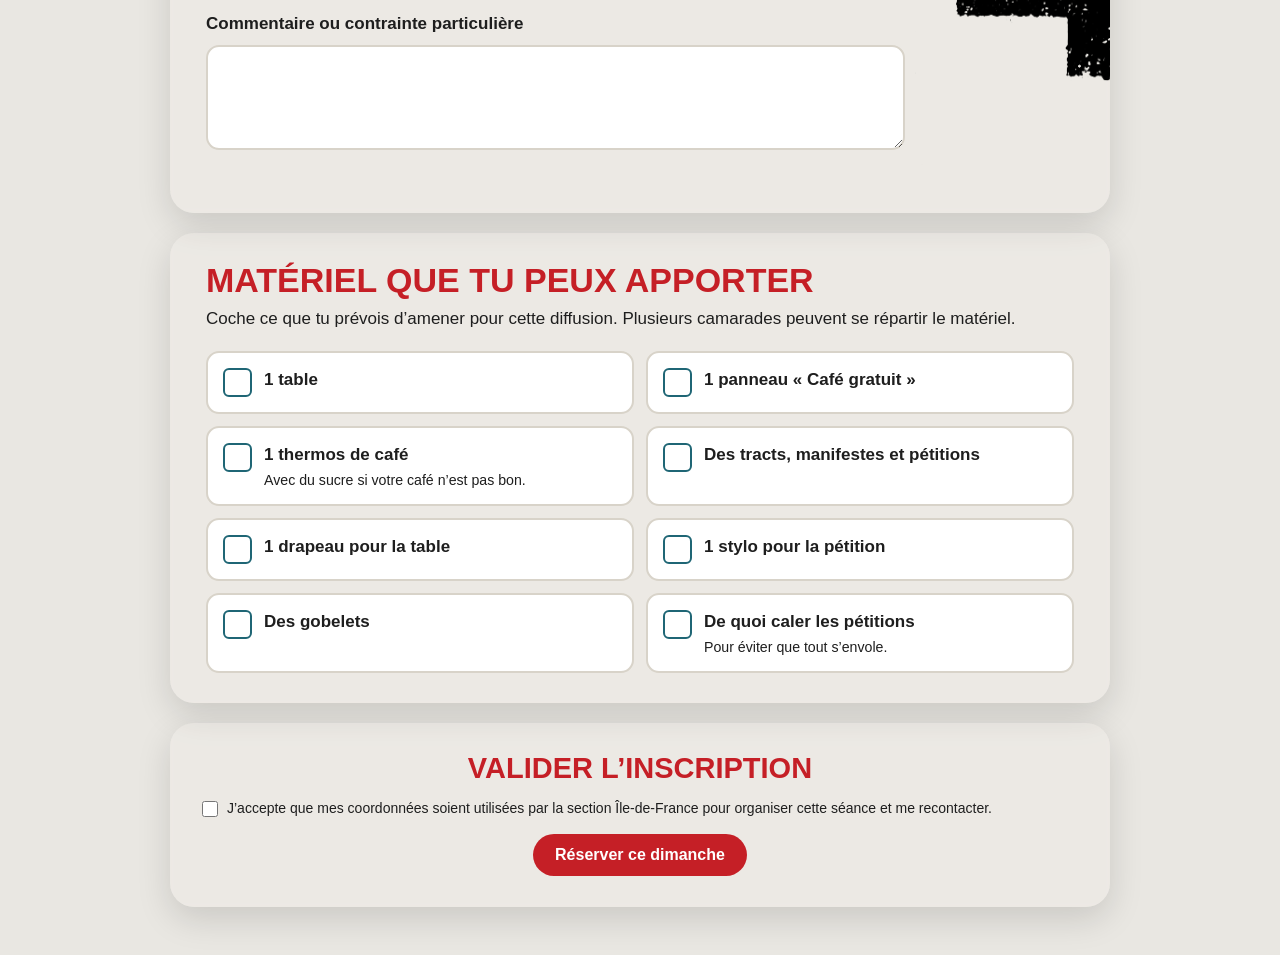
<file: diffusions.html>
<!doctype html><html lang="fr"><head><meta charset="utf-8"><meta name="viewport" content="width=device-width,initial-scale=1">
<title>Inscriptions aux diffusions — URC</title>
<style>
@font-face{font-family:'Archivo Black Local';src:url('./ArchivoBlack-Regular.ttf') format('truetype');font-weight:400;font-style:normal;font-display:swap}
:root{--red:#c51f26;--blue:#1f6675;--turq:#1cb6bd;--yellow:#f2b324;--ink:#1e1e1e;--paper:#f7f5f0;--border:#d8d3c9;--disabled:#e6e2da}*{box-sizing:border-box}body{margin:0;background:#e9e7e2 url('https://avantpost-cpu.github.io/URC/fond.jpg') center/cover fixed no-repeat;color:var(--ink);font:16px/1.45 Arial,sans-serif}.progress{position:sticky;top:0;z-index:3;padding:12px 20px;background:#fffffff2;border-bottom:1px solid #d7d3cc}.progress>div{max-width:1050px;margin:auto}.progress-head{display:flex;justify-content:space-between;font-size:13px;font-weight:900;text-transform:uppercase}.track{height:9px;margin-top:8px;background:#e2ded5;border-radius:9px;overflow:hidden}.fill{height:100%;width:0;background:var(--red);transition:.25s}.document{width:min(1050px,calc(100% - 24px));margin:28px auto 60px}.page{margin-bottom:26px;padding:44px;background:var(--paper);border-radius:28px;box-shadow:0 12px 34px #0002}.header{display:grid;grid-template-columns:190px 1fr;gap:34px}.logo{width:180px;max-width:100%}h1{margin:0;color:var(--red);font-family:'Archivo Black Local','Arial Black',sans-serif;font-size:64px;line-height:.92;font-weight:400;letter-spacing:-.045em;text-transform:uppercase}.subtitle{font-size:23px;font-weight:700}.intro{padding:25px 28px;margin-top:32px;color:white;background:var(--blue);border-radius:22px;font-size:18px}.heading{display:flex;align-items:center;gap:17px;margin-bottom:26px}.number{display:grid;place-items:center;flex:0 0 66px;height:66px;border-radius:50%;background:var(--red);color:#fff;font-size:29px;font-weight:900}h2{margin:0;color:var(--red);font-size:40px;line-height:1;text-transform:uppercase}.grid{display:grid;grid-template-columns:1fr 1fr;gap:20px}.field{margin-bottom:24px}label,.legend{display:block;margin-bottom:9px;font-size:17px;font-weight:800}input,textarea,select{width:100%;padding:14px 16px;border:2px solid var(--border);border-radius:13px;background:#fff;font:16px Arial}textarea{min-height:105px;resize:vertical}.choices{display:grid;grid-template-columns:1fr 1fr;gap:12px}.choice input{position:absolute;opacity:0}.choice label{height:100%;padding:15px;border:2px solid var(--border);border-radius:13px;background:#fff;cursor:pointer}.choice input:checked+label{color:#fff;background:var(--blue);border-color:var(--blue)}.calendar{display:grid;grid-template-columns:repeat(4,1fr);gap:14px}.slot{padding:19px 12px;border:2px solid var(--blue);border-radius:17px;background:#fff;text-align:center;cursor:pointer}.slot strong{display:block;font-size:25px;color:var(--blue)}.slot.selected{color:#fff;background:var(--blue)}.slot.selected strong{color:var(--yellow)}.slot.booked,.slot.blocked{color:#777;background:var(--disabled);border-color:var(--disabled);cursor:not-allowed;text-decoration:none}.slot small{display:block;margin-top:7px;font-weight:800}.message{display:none;margin:18px 0;padding:14px 17px;border-radius:12px;font-weight:800}.message.show{display:block}.error{color:#8f151a;background:#fbe3e4}.success{color:#145b3a;background:#dff3e8}.final{padding:35px;color:white;text-align:center;background:var(--red);border-radius:24px}.submit{padding:16px 28px;border:0;border-radius:40px;background:var(--yellow);font-size:19px;font-weight:900;cursor:pointer}.submit:disabled{opacity:.55;cursor:wait}.consent{text-align:left;padding:16px;margin:24px 0;background:#ffffff20;border-radius:14px}.consent input{width:auto;margin-right:8px}.consent label{display:flex;color:white}.loading{padding:28px;text-align:center;font-weight:800}.hidden{display:none!important}@media(max-width:760px){.page{padding:27px 20px}.header{grid-template-columns:1fr}h1{font-size:42px}h2{font-size:29px}.grid,.choices,.calendar{grid-template-columns:1fr}.logo{width:135px}.number{flex-basis:53px;height:53px}.slot strong{font-size:22px}}
.calendar{display:block}.editorial-calendar{overflow:hidden;padding:28px;background:#f2e4d8;border:8px solid var(--blue);color:var(--blue)}.calendar-masthead{display:grid;grid-template-columns:1fr auto;align-items:end;gap:20px;margin-bottom:28px}.calendar-month-name{font-size:clamp(72px,14vw,150px);line-height:.72;letter-spacing:-.09em;font-weight:900;color:var(--blue)}.calendar-year{font-size:34px;line-height:.8;font-weight:900;color:var(--blue)}.calendar-year span{display:block}.calendar-location{max-width:230px;text-align:right;color:var(--blue);font-weight:900;text-transform:uppercase}.month-grid{display:grid;grid-template-columns:repeat(7,1fr);border-top:1.5px solid var(--blue);border-left:1.5px solid var(--blue)}.weekday-cell,.month-day{position:relative;min-width:0;border-right:1.5px solid var(--blue);border-bottom:1.5px solid var(--blue)}.weekday-cell{padding:8px 3px;text-align:center;font-size:13px;font-weight:900;text-transform:uppercase}.month-day{min-height:92px;padding:9px;color:var(--blue);background:transparent;text-align:left;font-size:20px;font-weight:900}.month-day.empty{background:#eadbd0}.month-day.sunday{appearance:none;width:100%;font-family:inherit;cursor:pointer;transition:background .2s,color .2s,transform .2s}.month-day.sunday::after{content:attr(data-label);position:absolute;left:5px;right:5px;bottom:8px;font-size:9px;text-align:center;text-transform:uppercase}.month-day.sunday.available{color:#fff;background:#0a9f9b;border-top:0;border-left:0;cursor:pointer}.month-day.sunday.available:hover{background:#087f7c;transform:scale(.97)}.month-day.sunday.selected{color:#fff;background:var(--blue);box-shadow:inset 0 0 0 5px #f2b324}.month-day.sunday.selected::after{content:'Sélectionné';color:#f2b324}.month-day.sunday.full,.month-day.sunday.blocked{color:#91877e;background:#d8cec5;cursor:not-allowed}.calendar-legend{display:flex;flex-wrap:wrap;gap:16px;margin-top:18px;color:var(--blue);font-size:12px;font-weight:900;text-transform:uppercase}.legend-dot{display:inline-block;width:13px;height:13px;margin-right:6px;border-radius:50%;vertical-align:-2px}.legend-dot.free{background:#0a9f9b}.legend-dot.chosen{background:var(--blue)}.legend-dot.taken{background:#d8cec5}@media(max-width:650px){.editorial-calendar{padding:14px;border-width:5px}.calendar-masthead{align-items:start;margin-bottom:20px}.calendar-month-name{font-size:70px}.calendar-year{font-size:25px}.calendar-location{font-size:11px}.weekday-cell{font-size:10px}.month-day{min-height:62px;padding:6px;font-size:15px}.month-day.sunday::after{left:1px;right:1px;bottom:4px;font-size:6.5px}}
/* ÉCHELLE GÉNÉRALE PLUS COMPACTE */
.document{width:min(940px,calc(100% - 24px));margin:22px auto 48px}.page{margin-bottom:20px;padding:36px;border-radius:24px;background:rgba(247,245,240,.20);backdrop-filter:blur(2px)}.hero-page{position:relative;min-height:330px;padding:38px 48px;overflow:hidden;background:var(--red);color:#fff;backdrop-filter:none}.hero-page h1{color:#fff}.hero-page .header-kicker{color:#fff}.header{grid-template-columns:155px 1fr;gap:27px}.hero-art{position:relative;min-height:255px}.hero-art .logo{display:block;width:125px;margin:10px auto 0}.crowd-visual{position:absolute;left:-48px;bottom:-40px;width:210px;max-width:none}.hero-copy{position:relative;z-index:1}.hero-page h1{margin-top:2px;font-size:53px;line-height:.97;letter-spacing:-.035em}.hero-page .subtitle{margin:20px 0 14px;color:#080808;font-size:20px;line-height:1.35;font-weight:900}.hero-page .intro{margin:0;padding:0;color:#fff;background:none;border:0;border-radius:0;font-size:17px;line-height:1.35}.heading{gap:15px;margin-bottom:22px}.number{flex-basis:58px;height:58px;font-size:26px}h2{font-size:34px}.field{margin-bottom:20px}.editorial-calendar{padding:22px;border-width:6px}.calendar-masthead{margin-bottom:23px}.calendar-month-name{font-size:clamp(66px,12vw,125px)}.calendar-year{font-size:30px}.month-day{min-height:76px;font-size:18px}@media(max-width:760px){.document{width:min(100% - 16px,940px);margin-top:12px}.page{padding:24px 17px}.hero-page{padding:25px 22px 0}.header{grid-template-columns:1fr}.hero-art{min-height:190px}.hero-art .logo{width:115px;margin:0}.crowd-visual{left:-22px;bottom:0;width:175px}.hero-page h1{font-size:37px}.hero-page .subtitle{font-size:17px}.hero-page .intro{padding-bottom:25px;font-size:16px}.number{flex-basis:49px;height:49px;font-size:23px}h2{font-size:27px}.editorial-calendar{padding:11px;border-width:4px}.month-day{min-height:56px}}
/* FOOTER COMPACT */
.submit-page{padding:25px 32px}.final{padding:6px 0;color:var(--ink);background:transparent;border-radius:0}.final h2{margin:0 0 12px;color:var(--red);font-size:29px}.consent{margin:16px 0;padding:0;background:transparent;border:0;border-radius:0}.consent label{align-items:flex-start;margin:0;color:var(--ink);font-size:14px;line-height:1.35;font-weight:400}.consent input{flex:0 0 auto;width:16px;height:16px;margin:2px 9px 0 0}.submit{padding:12px 22px;color:#fff;background:var(--red);font-size:16px}.submit:hover{background:#9e171c}@media(max-width:760px){.submit-page{padding:20px 17px}.final h2{font-size:25px}.consent label{font-size:13px}.submit{width:100%;padding:12px 16px}}
/* REPÈRES GRAPHIQUES DES QUATRE ÉTAPES */
.step-page{position:relative;overflow:hidden;padding-right:205px}.step-page> :not(.step-art){position:relative;z-index:3}.step-art{position:absolute;z-index:2;top:50%;right:-82px;width:245px;height:150%;object-fit:contain;object-position:right center;transform:translateY(-50%);pointer-events:none}.step-art-4{right:-105px;width:300px;height:180%}.step-page .heading{display:block}.step-page .heading h2{margin:0}@media(max-width:760px){.step-page{padding-right:24px}.step-art{right:-48px;width:175px;height:125%;opacity:.18}.step-art-4{right:-62px;width:215px;height:145%}.step-page> :not(.step-art){z-index:3}.step-page .heading{padding-right:72px}}
/* GRAPHISMES SUPERPOSÉS AU PAPIER */
body::before{content:"";position:fixed;z-index:0;inset:60px 0 0;pointer-events:none;background-image:url('https://avantpost-cpu.github.io/URC/taches.png');background-repeat:no-repeat;background-position:center top;background-size:125% auto}.document{position:relative;z-index:1}@media(max-width:760px){body::before{background-size:auto 115%;background-position:center top;opacity:.65}}
/* ACCÈS ADMINISTRATEUR */
.progress-actions{display:flex;align-items:center;gap:14px}.admin-link{padding:5px 11px;color:#fff;background:var(--red);border-radius:999px;text-decoration:none;font-size:11px;font-weight:900;letter-spacing:.03em}.admin-link:hover{background:#9e171c}@media(max-width:520px){.progress-head>span:first-child{display:none}.progress-head{justify-content:flex-end}.progress-actions{width:100%;justify-content:space-between}}
/* MATÉRIEL APPORTÉ — SECTION NON NUMÉROTÉE */
.equipment-page{padding:30px 36px}.equipment-page h2{margin-bottom:10px}.equipment-intro{margin:0 0 20px;font-size:17px}.equipment-list{display:grid;grid-template-columns:1fr 1fr;gap:12px}.equipment-choice{position:relative}.equipment-choice input{position:absolute;opacity:0;pointer-events:none}.equipment-choice label{display:flex;align-items:flex-start;gap:12px;height:100%;margin:0;padding:15px;border:2px solid var(--border);border-radius:13px;background:#fff;cursor:pointer}.equipment-choice label::before{content:'✓';display:grid;place-items:center;flex:0 0 25px;height:25px;border:2px solid var(--blue);border-radius:6px;color:transparent;font-weight:900}.equipment-choice input:checked+label{color:#fff;background:var(--blue);border-color:var(--blue)}.equipment-choice input:checked+label::before{color:var(--blue);background:var(--yellow);border-color:var(--yellow)}.equipment-choice small{display:block;margin-top:3px;font-weight:400;line-height:1.3}@media(max-width:650px){.equipment-page{padding:24px 17px}.equipment-list{grid-template-columns:1fr}}
</style></head><body>
<header class="progress"><div><div class="progress-head"><span>Inscriptions aux diffusions</span><div class="progress-actions"><span id="progressText">0 % complété</span><a class="admin-link" href="./admin.html">Admin</a></div></div><div class="track"><div class="fill" id="progressFill"></div></div></div></header>
<main class="document"><form id="form">
<section class="page hero-page"><div class="header"><div class="hero-art"><img class="logo" src="https://avantpost-cpu.github.io/URC/logo_URC2.png" alt="Logo URC"><img class="crowd-visual" src="https://avantpost-cpu.github.io/URC/foule.png" alt=""></div><div class="hero-copy"><div class="header-kicker" style="font-weight:900;text-transform:uppercase">Section Île-de-France</div><h1>Inscriptions<br>aux diffusions</h1><p class="subtitle">Réserve un dimanche de diffusion à Saint-Denis ou à Porte de Montmartre.</p><div class="intro">Choisis ton lieu, puis l’un des dimanches encore disponibles en septembre. Chaque lieu possède son propre calendrier.</div></div></div></section>
<section class="page step-page"><img class="step-art" src="https://avantpost-cpu.github.io/URC/1.png" alt=""><div class="heading"><h2>Tes informations</h2></div><div class="grid"><div class="field"><label for="name">Prénom et nom *</label><input id="name" autocomplete="name" required></div><div class="field"><label for="email">Adresse e-mail *</label><input id="email" type="email" autocomplete="email" required></div></div><div class="field"><label for="phone">Numéro de téléphone *</label><input id="phone" type="tel" autocomplete="tel" required></div></section>
<section class="page step-page"><img class="step-art" src="https://avantpost-cpu.github.io/URC/2.png" alt=""><div class="heading"><h2>Lieu de diffusion</h2></div><div class="choices"><div class="choice"><input type="radio" id="sd" name="location" value="Saint-Denis" required><label for="sd">Saint-Denis</label></div><div class="choice"><input type="radio" id="pm" name="location" value="Porte de Montmartre" required><label for="pm">Porte de Montmartre</label></div></div></section>
<section class="page step-page"><img class="step-art" src="https://avantpost-cpu.github.io/URC/3.png" alt=""><div class="heading"><h2>Ton dimanche</h2></div><p>Sélectionne un dimanche disponible pour le lieu choisi.</p><div id="calendar" class="calendar"><div class="loading">Choisis d’abord un lieu.</div></div><input type="hidden" id="slotId"><div id="slotMessage" class="message error"></div></section>
<section class="page step-page"><img class="step-art step-art-4" src="https://avantpost-cpu.github.io/URC/4.png" alt=""><div class="heading"><h2>Organisation pratique</h2></div><div class="field"><div class="legend">Comment souhaites-tu participer ?</div><div class="choices"><div class="choice"><input type="radio" id="simple" name="participation" value="Je souhaite simplement participer"><label for="simple">Je souhaite simplement participer</label></div><div class="choice"><input type="radio" id="coord" name="participation" value="Je peux coordonner une séance"><label for="coord">Je peux coordonner une séance</label></div></div></div><div class="field"><div class="legend">Peux-tu aider à transporter le matériel ?</div><div class="choices"><div class="choice"><input type="radio" id="transportYes" name="transport" value="true"><label for="transportYes">Oui</label></div><div class="choice"><input type="radio" id="transportNo" name="transport" value="false"><label for="transportNo">Non</label></div></div></div><div class="field"><label for="comment">Commentaire ou contrainte particulière</label><textarea id="comment"></textarea></div></section>
<section class="page equipment-page"><h2>Matériel que tu peux apporter</h2><p class="equipment-intro">Coche ce que tu prévois d’amener pour cette diffusion. Plusieurs camarades peuvent se répartir le matériel.</p><div class="equipment-list">
<div class="equipment-choice"><input type="checkbox" id="eq-table" name="equipment" value="table"><label for="eq-table"><span>1 table</span></label></div>
<div class="equipment-choice"><input type="checkbox" id="eq-panneau" name="equipment" value="panneau"><label for="eq-panneau"><span>1 panneau « Café gratuit »</span></label></div>
<div class="equipment-choice"><input type="checkbox" id="eq-cafe" name="equipment" value="cafe"><label for="eq-cafe"><span>1 thermos de café<small>Avec du sucre si votre café n’est pas bon.</small></span></label></div>
<div class="equipment-choice"><input type="checkbox" id="eq-tracts" name="equipment" value="tracts"><label for="eq-tracts"><span>Des tracts, manifestes et pétitions</span></label></div>
<div class="equipment-choice"><input type="checkbox" id="eq-drapeau" name="equipment" value="drapeau"><label for="eq-drapeau"><span>1 drapeau pour la table</span></label></div>
<div class="equipment-choice"><input type="checkbox" id="eq-stylo" name="equipment" value="stylo"><label for="eq-stylo"><span>1 stylo pour la pétition</span></label></div>
<div class="equipment-choice"><input type="checkbox" id="eq-gobelets" name="equipment" value="gobelets"><label for="eq-gobelets"><span>Des gobelets</span></label></div>
<div class="equipment-choice"><input type="checkbox" id="eq-lest" name="equipment" value="lest"><label for="eq-lest"><span>De quoi caler les pétitions<small>Pour éviter que tout s’envole.</small></span></label></div>
</div></section>
<section class="page submit-page"><div class="final"><h2>Valider l’inscription</h2><div class="consent"><label><input type="checkbox" id="consent" required> J’accepte que mes coordonnées soient utilisées par la section Île-de-France pour organiser cette séance et me recontacter.</label></div><div id="formMessage" class="message"></div><button class="submit" id="submit" type="submit">Réserver ce dimanche</button></div></section>
</form></main>
<script>
const SUPABASE_URL='https://kzqoxggchcdhmdydgooe.supabase.co';
const SUPABASE_ANON_KEY='sb_publishable_P2J2awOCTYEYwrWIup6stg_n0u7adqe';
async function supabaseRpc(functionName,parameters){
  const response=await fetch(`${SUPABASE_URL}/rest/v1/rpc/${functionName}`,{method:'POST',headers:{apikey:SUPABASE_ANON_KEY,Authorization:`Bearer ${SUPABASE_ANON_KEY}`,'Content-Type':'application/json'},body:JSON.stringify(parameters)});
  const body=await response.text();let data=null;
  try{data=body?JSON.parse(body):null}catch{data=body}
  if(!response.ok)throw new Error(data?.message||data||`Erreur ${response.status}`);
  return data;
}
const form=document.querySelector('#form'),calendar=document.querySelector('#calendar'),slotId=document.querySelector('#slotId');
const nameField=document.querySelector('#name'),emailField=document.querySelector('#email'),phoneField=document.querySelector('#phone'),commentField=document.querySelector('#comment'),consentField=document.querySelector('#consent'),progressFillEl=document.querySelector('#progressFill'),progressTextEl=document.querySelector('#progressText');
let slots=[];
const readable=d=>new Intl.DateTimeFormat('fr-FR',{weekday:'long',day:'numeric',month:'long'}).format(new Date(d+'T12:00:00'));
function show(el,text,type='error'){el.textContent=text;el.className=`message ${type} show`}
function render(location){
  slotId.value='';
  const locationSlots=new Map(slots.filter(s=>s.location===location).map(s=>[s.slot_date,s]));
  const weekdayNames=['Lun','Mar','Mer','Jeu','Ven','Sam','Dim'];
  const emptyCells='<div class="month-day empty"></div>';
  let dayCells=emptyCells;
  for(let day=1;day<=30;day++){
    const key=`2026-09-${String(day).padStart(2,'0')}`;
    const isSunday=new Date(`${key}T12:00:00`).getDay()===0;
    const slot=locationSlots.get(key);
    if(isSunday&&slot){
      const remaining=Math.max(0,Number(slot.capacity||4)-Number(slot.booked_count||0));
      const label=slot.status==='available'?`${remaining} place${remaining>1?'s':''}`:slot.status==='full'?'Complet':'Indisponible';
      dayCells+=`<button type="button" class="month-day sunday ${slot.status}" data-id="${slot.id}" data-label="${label}" ${slot.status!=='available'?'disabled':''} aria-label="${readable(key)} : ${label}">${day}</button>`;
    }else{
      dayCells+=`<div class="month-day">${day}</div>`;
    }
  }
  calendar.innerHTML=`<section class="editorial-calendar"><div class="calendar-masthead"><div style="display:flex;align-items:flex-end;gap:24px"><div class="calendar-month-name">SEP</div><div class="calendar-year"><span>20</span><span>26</span></div></div><div class="calendar-location">Calendrier des diffusions<br>${location}</div></div><div class="month-grid">${weekdayNames.map(d=>`<div class="weekday-cell">${d}</div>`).join('')}${dayCells}</div><div class="calendar-legend"><span><i class="legend-dot free"></i>Places disponibles</span><span><i class="legend-dot chosen"></i>Sélectionné</span><span><i class="legend-dot taken"></i>Complet ou indisponible</span></div></section>`;
  calendar.querySelectorAll('.sunday.available').forEach(button=>button.onclick=()=>{
    calendar.querySelectorAll('.sunday').forEach(x=>x.classList.remove('selected'));
    button.classList.add('selected');slotId.value=button.dataset.id;
    document.querySelector('#slotMessage').className='message';progress();
  });
}
async function loadSlots(){calendar.innerHTML='<div class="loading">Chargement…</div>';try{slots=await supabaseRpc('get_diffusion_slots',{p_start:'2026-09-01',p_end:'2026-09-30'});const loc=form.querySelector('[name=location]:checked');loc?render(loc.value):calendar.innerHTML='<div class="loading">Choisis d’abord un lieu.</div>'}catch(error){console.error(error);calendar.innerHTML='<div class="message error show">Impossible de charger les disponibilités. Vérifie la configuration Supabase.</div>'}}
form.querySelectorAll('[name=location]').forEach(r=>r.onchange=()=>{render(r.value);progress()});
function progress(){const ok=[nameField.value.trim(),emailField.validity.valid,phoneField.value.trim(),form.querySelector('[name=location]:checked'),slotId.value,consentField.checked].filter(Boolean).length,p=Math.round(ok/6*100);progressFillEl.style.width=p+'%';progressTextEl.textContent=p+' % complété'}
form.addEventListener('input',progress);form.addEventListener('change',progress);
form.onsubmit=async e=>{e.preventDefault();const message=document.querySelector('#formMessage');message.className='message';if(!slotId.value)return show(document.querySelector('#slotMessage'),'Sélectionne un dimanche disponible.');const button=document.querySelector('#submit');button.disabled=true;button.textContent='Réservation en cours…';const transport=form.querySelector('[name=transport]:checked');const participation=form.querySelector('[name=participation]:checked');const equipment=[...form.querySelectorAll('[name=equipment]:checked')].map(x=>x.value);const visibleComment=commentField.value.trim();const storedComment=`[[MATERIEL:${JSON.stringify(equipment)}]]${visibleComment?'\n'+visibleComment:''}`;try{await supabaseRpc('reserve_diffusion_slot',{p_slot_id:Number(slotId.value),p_full_name:nameField.value,p_email:emailField.value,p_phone:phoneField.value,p_participation_type:participation?.value||null,p_can_transport:transport?transport.value==='true':null,p_comment:storedComment})}catch(error){show(message,error.message.includes('slot_unavailable')?'Ce dimanche vient d’être réservé. Choisis-en un autre.':'L’inscription n’a pas pu être enregistrée.');await loadSlots();button.disabled=false;button.textContent='Réserver ce dimanche';return}show(message,'Ton inscription est bien enregistrée. Tu seras recontacté·e lorsque la séance sera confirmée.','success');form.querySelectorAll('input,textarea,button').forEach(x=>x.disabled=true);progressFillEl.style.width='100%';progressTextEl.textContent='100 % complété'};
loadSlots();progress();
</script></body></html>
</file>
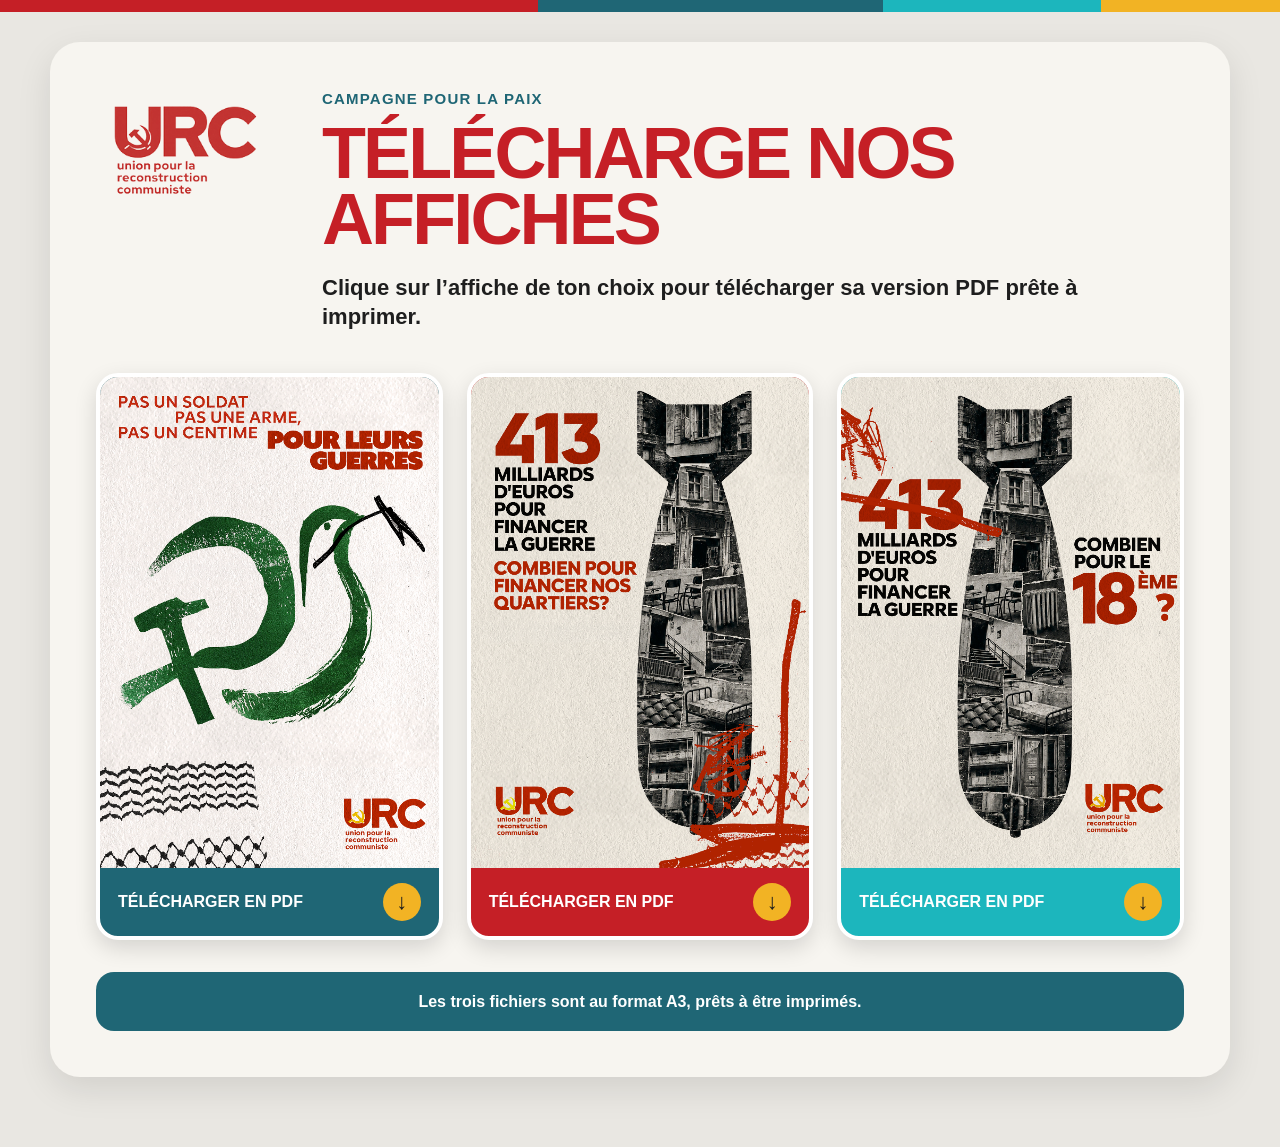
<file: index (1).html>
<!doctype html>
<html lang="fr">

<head>
  <meta charset="utf-8">
  <meta name="viewport" content="width=device-width, initial-scale=1">
  <meta name="description" content="Téléchargez les affiches de la campagne pour la paix de l’URC.">

  <title>Affiches pour la paix — URC</title>

  <style>
    :root{
      --red:#c51f26;
      --blue:#1f6675;
      --turquoise:#1cb6bd;
      --yellow:#f2b324;
      --ink:#1e1e1e;
      --paper:#f7f5f0;
      --white:#ffffff;
      --border:#d8d3c9;
    }

    *{
      box-sizing:border-box;
    }

    html{
      scroll-behavior:smooth;
    }

    body{
      margin:0;
      min-height:100vh;
      color:var(--ink);
      background:#e9e7e2;
      font-family:Arial, Helvetica, sans-serif;
      line-height:1.45;
    }

    .top-bar{
      height:12px;
      background:linear-gradient(
        90deg,
        var(--red) 0 42%,
        var(--blue) 42% 69%,
        var(--turquoise) 69% 86%,
        var(--yellow) 86% 100%
      );
    }

    .document{
      width:min(1180px, calc(100% - 32px));
      margin:30px auto 70px;
    }

    .page{
      position:relative;
      padding:46px;
      overflow:hidden;
      background:var(--paper);
      border-radius:30px;
      box-shadow:0 12px 34px rgba(0,0,0,.10);
    }

    .header-grid{
      display:grid;
      grid-template-columns:190px 1fr;
      gap:36px;
      align-items:start;
      margin-bottom:42px;
    }

    .logo{
      display:block;
      width:180px;
      max-width:100%;
      height:auto;
    }

    .kicker{
      margin-bottom:10px;
      color:var(--blue);
      font-size:15px;
      font-weight:800;
      letter-spacing:.08em;
      text-transform:uppercase;
    }

    h1{
      max-width:820px;
      margin:0;
      color:var(--red);
      font-size:clamp(42px, 6vw, 72px);
      line-height:.92;
      letter-spacing:-.04em;
      font-weight:900;
      text-transform:uppercase;
    }

    .intro{
      max-width:780px;
      margin:22px 0 0;
      font-size:22px;
      line-height:1.3;
      font-weight:700;
    }

    .posters{
      display:grid;
      grid-template-columns:repeat(3, minmax(0, 1fr));
      gap:24px;
    }

    .poster-link{
      position:relative;
      display:block;
      overflow:hidden;
      color:var(--white);
      background:var(--blue);
      border:4px solid var(--white);
      border-radius:22px;
      box-shadow:0 8px 22px rgba(0,0,0,.14);
      text-decoration:none;
      transition:transform .2s ease, box-shadow .2s ease;
    }

    .poster-link:nth-child(2){
      background:var(--red);
    }

    .poster-link:nth-child(3){
      background:var(--turquoise);
    }

    .poster-link:hover,
    .poster-link:focus-visible{
      transform:translateY(-7px);
      box-shadow:0 16px 32px rgba(0,0,0,.20);
    }

    .poster-link:focus-visible{
      outline:5px solid var(--yellow);
      outline-offset:4px;
    }

    .poster-image{
      display:block;
      width:100%;
      height:auto;
      aspect-ratio:639 / 925;
      object-fit:cover;
      background:var(--white);
    }

    .download-label{
      display:flex;
      align-items:center;
      justify-content:space-between;
      gap:14px;
      min-height:68px;
      padding:15px 18px;
      font-size:16px;
      font-weight:900;
      text-transform:uppercase;
    }

    .download-icon{
      display:flex;
      flex:0 0 38px;
      align-items:center;
      justify-content:center;
      width:38px;
      height:38px;
      color:var(--ink);
      background:var(--yellow);
      border-radius:50%;
      font-size:22px;
      line-height:1;
    }

    .note{
      margin:32px 0 0;
      padding:18px 22px;
      color:var(--white);
      background:var(--blue);
      border-radius:18px;
      font-size:16px;
      font-weight:700;
      text-align:center;
    }

    @media(max-width:860px){
      .posters{
        grid-template-columns:repeat(2, minmax(0, 1fr));
      }
    }

    @media(max-width:650px){
      .document{
        width:min(100% - 20px, 1180px);
        margin-top:14px;
      }

      .page{
        padding:28px 20px;
        border-radius:20px;
      }

      .header-grid{
        grid-template-columns:1fr;
        gap:22px;
        margin-bottom:30px;
      }

      .logo{
        width:140px;
      }

      .intro{
        font-size:19px;
      }

      .posters{
        grid-template-columns:1fr;
      }

      .poster-link{
        width:min(100%, 440px);
        margin:0 auto;
      }
    }

    @media(prefers-reduced-motion:reduce){
      *,
      *::before,
      *::after{
        scroll-behavior:auto !important;
        transition:none !important;
      }
    }
  </style>
</head>

<body>
  <div class="top-bar" aria-hidden="true"></div>

  <main class="document">
    <section class="page">
      <header class="header-grid">
        <img class="logo" src="logo_URC.png" alt="URC — Union pour la reconstruction communiste">

        <div>
          <div class="kicker">Campagne pour la paix</div>
          <h1>Télécharge nos affiches</h1>
          <p class="intro">
            Clique sur l’affiche de ton choix pour télécharger sa version PDF prête à imprimer.
          </p>
        </div>
      </header>

      <div class="posters">
        <a class="poster-link" href="Affiche%20Paix_3.pdf" download="Affiche-URC-Paix-3.pdf" aria-label="Télécharger l’affiche Pas un soldat, pas une arme, pas un centime pour leurs guerres au format PDF">
          <img class="poster-image" src="A.png" alt="Affiche Pas un soldat, pas une arme, pas un centime pour leurs guerres">
          <span class="download-label">
            Télécharger en PDF
            <span class="download-icon" aria-hidden="true">↓</span>
          </span>
        </a>

        <a class="poster-link" href="Affiche%20Paix_2.pdf" download="Affiche-URC-Paix-2.pdf" aria-label="Télécharger l’affiche 413 milliards d’euros pour financer la guerre, combien pour financer nos quartiers au format PDF">
          <img class="poster-image" src="B.png" alt="Affiche 413 milliards d’euros pour financer la guerre, combien pour financer nos quartiers">
          <span class="download-label">
            Télécharger en PDF
            <span class="download-icon" aria-hidden="true">↓</span>
          </span>
        </a>

        <a class="poster-link" href="Affiche%20Paix_1.pdf" download="Affiche-URC-Paix-1.pdf" aria-label="Télécharger l’affiche 413 milliards d’euros pour financer la guerre, combien pour le 18e au format PDF">
          <img class="poster-image" src="C.png" alt="Affiche 413 milliards d’euros pour financer la guerre, combien pour le 18e">
          <span class="download-label">
            Télécharger en PDF
            <span class="download-icon" aria-hidden="true">↓</span>
          </span>
        </a>
      </div>

      <p class="note">Les trois fichiers sont au format A3, prêts à être imprimés.</p>
    </section>
  </main>
</body>

</html>
</file>
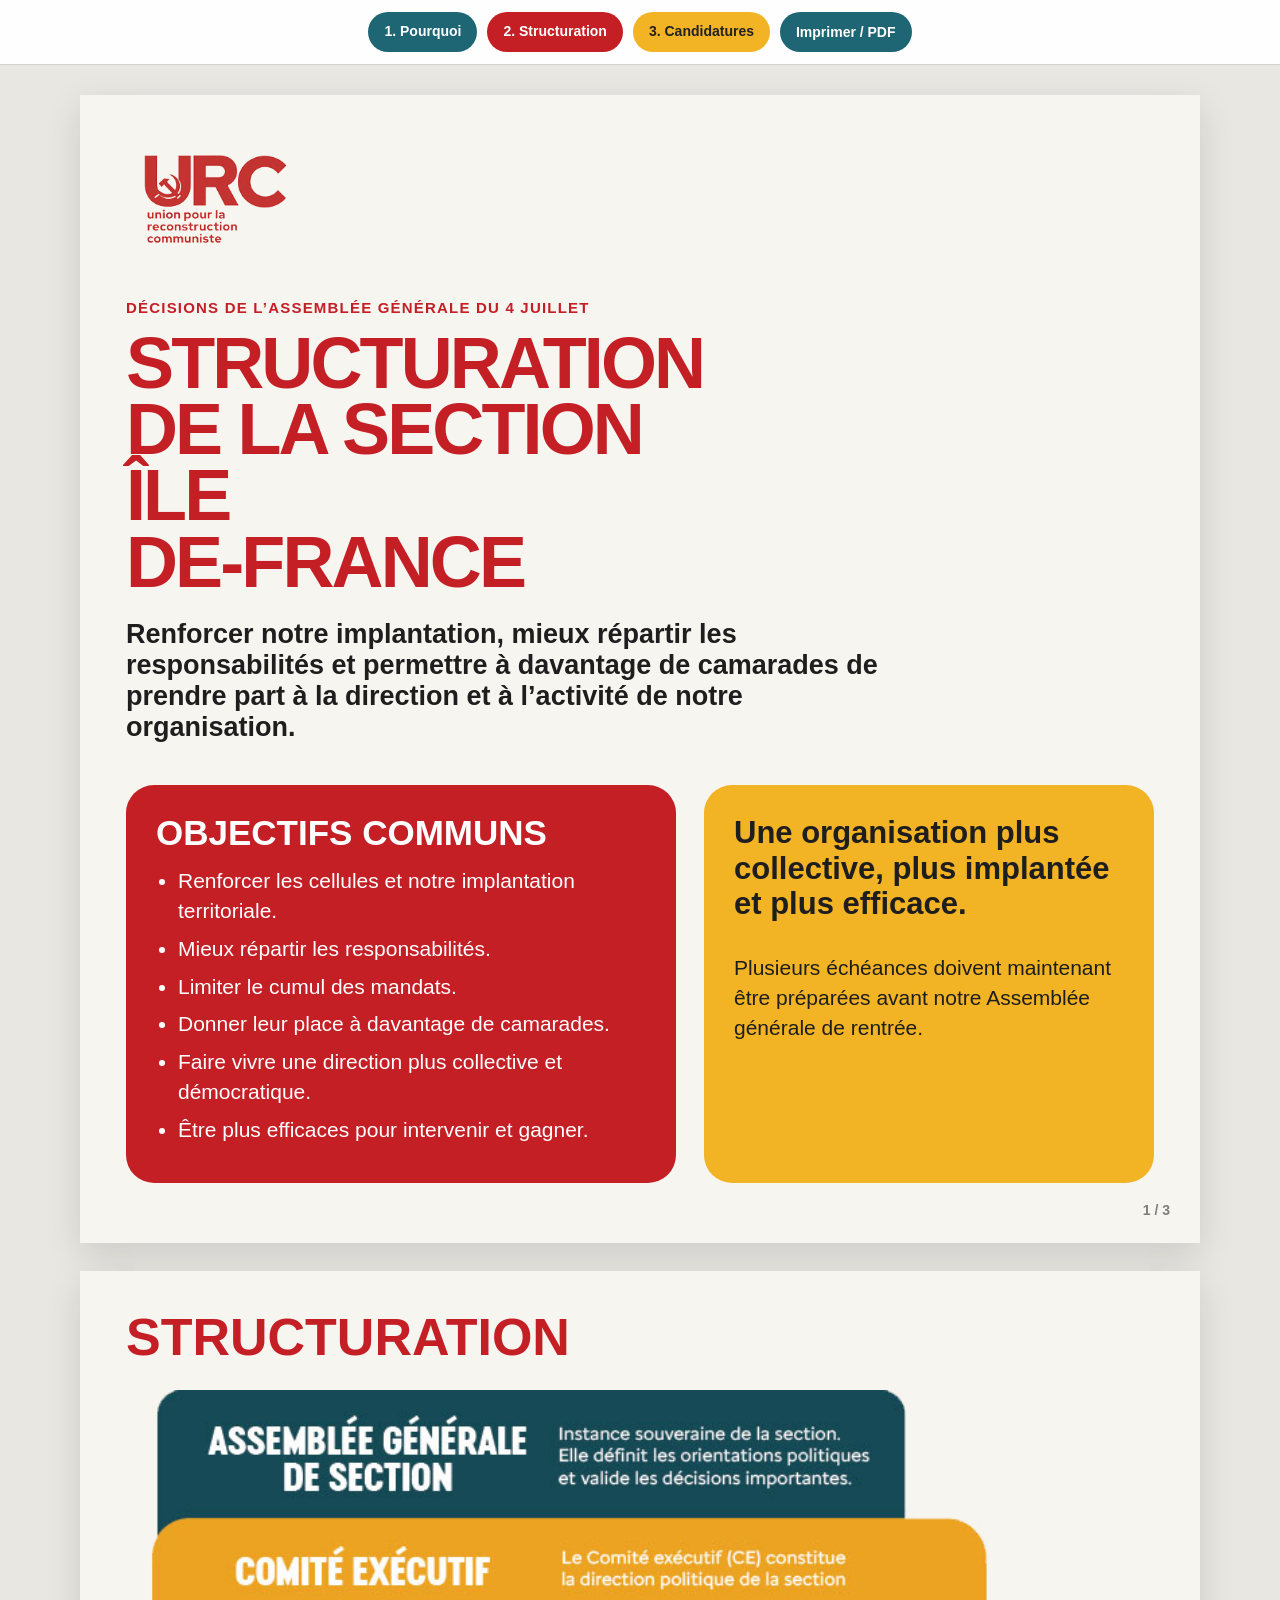
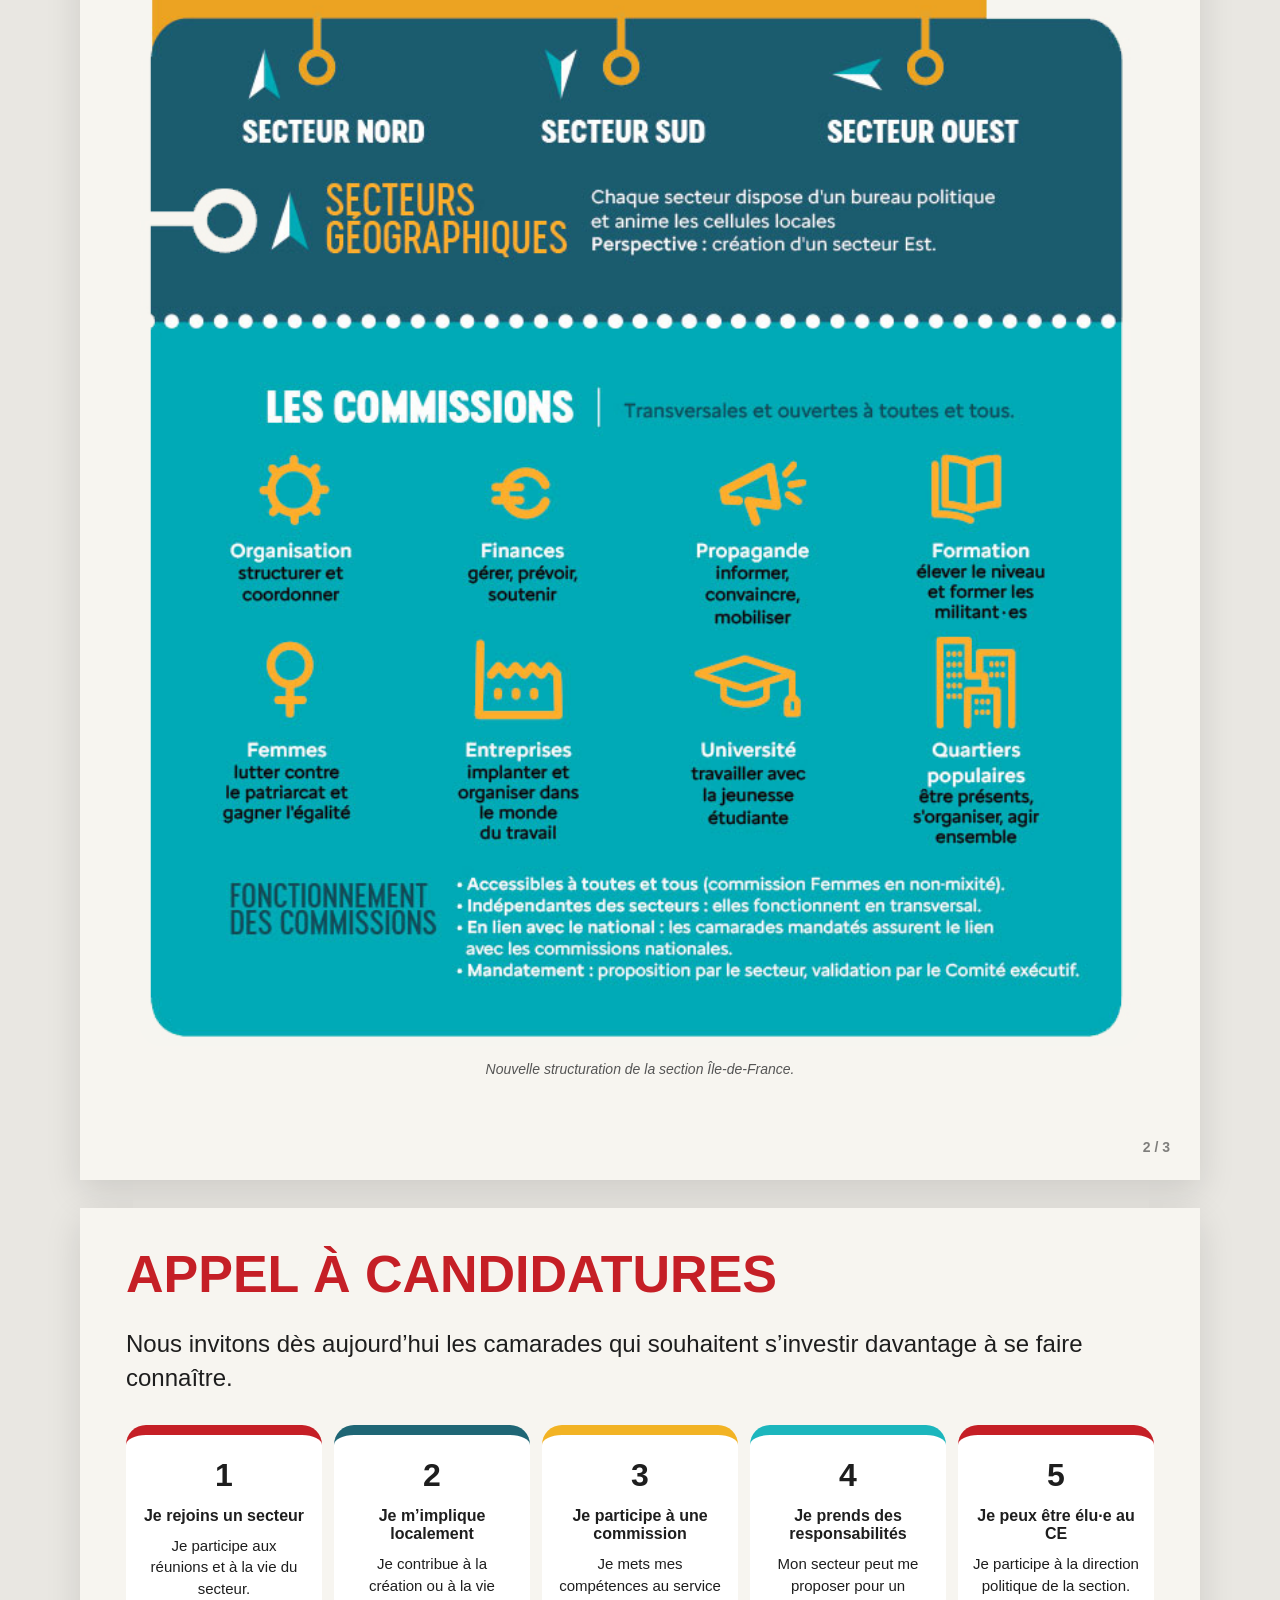
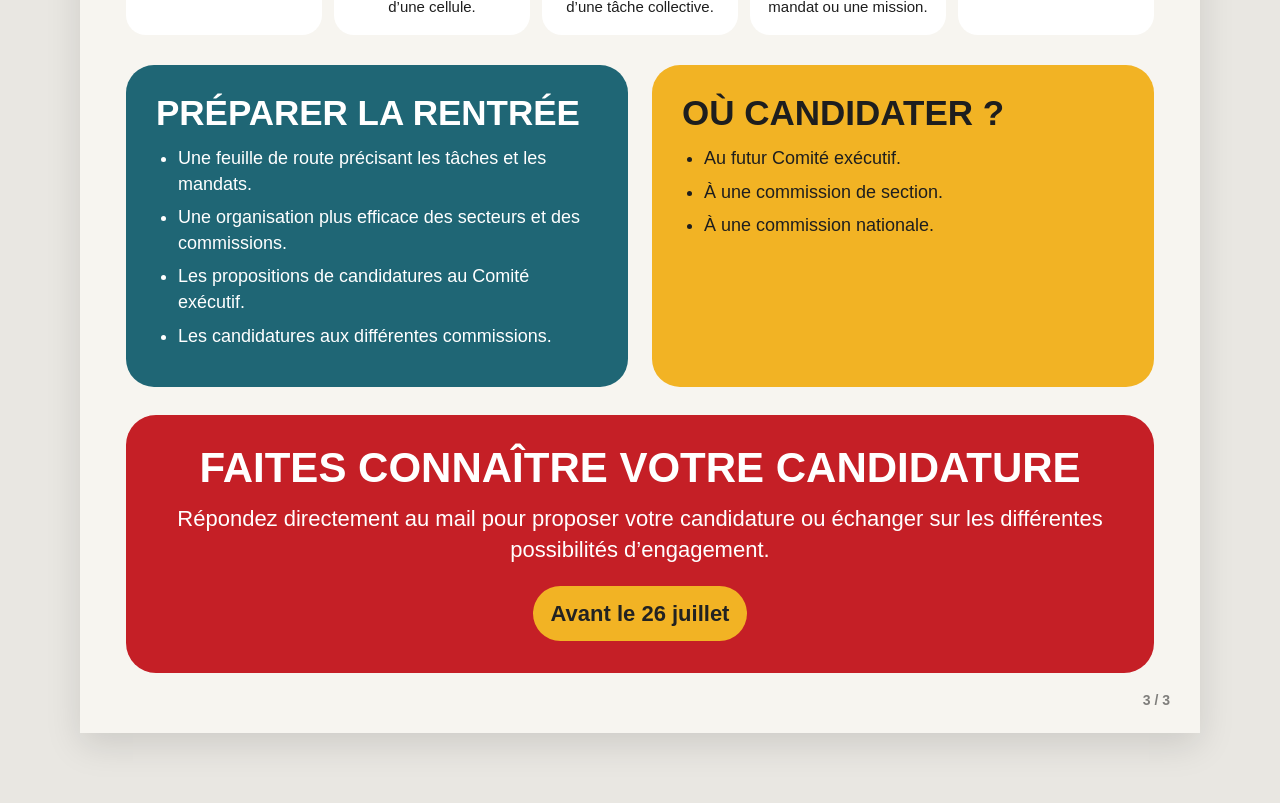
<file: mail_URC_1.html>
<!doctype html>
<html lang="fr">

<head>

<meta charset="utf-8">

<meta
  name="viewport"
  content="width=device-width, initial-scale=1"
>

<title>
  Structuration de la section Île-de-France
</title>

<style>

:root{
  --red:#c51f26;
  --blue:#1f6675;
  --turquoise:#1cb6bd;
  --yellow:#f2b324;
  --ink:#1e1e1e;
  --paper:#f7f5f0;
  --white:#ffffff;
}

*{
  box-sizing:border-box;
}

html{
  scroll-behavior:smooth;
}

body{
  margin:0;
  background:#e9e7e2;
  color:var(--ink);
  font-family:Arial, Helvetica, sans-serif;
  line-height:1.42;
}

/* BARRE DE NAVIGATION */

.toolbar{
  position:sticky;
  top:0;
  z-index:20;
  display:flex;
  justify-content:center;
  flex-wrap:wrap;
  gap:10px;
  padding:12px;
  background:rgba(255,255,255,.95);
  border-bottom:1px solid #d7d3cc;
  backdrop-filter:blur(8px);
}

.toolbar a,
.toolbar button{
  border:0;
  border-radius:999px;
  padding:10px 16px;
  font-family:Arial, Helvetica, sans-serif;
  font-size:14px;
  font-weight:700;
  text-decoration:none;
  color:#ffffff;
  background:var(--blue);
  cursor:pointer;
}

.toolbar a:nth-child(2){
  background:var(--red);
}

.toolbar a:nth-child(3){
  background:var(--yellow);
  color:#222222;
}

/* DOCUMENT */

.document{
  width:min(1120px, 100%);
  margin:30px auto 70px;
}

.page{
  position:relative;
  min-height:790px;
  margin:0 0 28px;
  padding:42px 46px 60px;
  overflow:hidden;
  background:var(--paper);
  box-shadow:0 12px 34px rgba(0,0,0,.12);
}

/* LOGO */

.logo{
  display:block;
  width:180px;
  max-width:45%;
  height:auto;
  margin:0 0 30px;
}

/* INTRODUCTION */

.kicker{
  margin-bottom:12px;
  color:var(--red);
  font-size:15px;
  font-weight:800;
  letter-spacing:.08em;
  text-transform:uppercase;
}

h1,
h2,
h3,
p{
  margin-top:0;
}

/* TITRES */

.hero-title{
  max-width:760px;
  margin:0;
  color:var(--red);
  font-size:72px;
  line-height:.92;
  letter-spacing:-.04em;
  font-weight:900;
  text-transform:uppercase;
}

.hero-sub{
  max-width:760px;
  margin-top:24px;
  font-size:27px;
  line-height:1.15;
  font-weight:700;
}

.section-title{
  margin-bottom:28px;
  color:var(--red);
  font-size:52px;
  line-height:.95;
  font-weight:900;
  text-transform:uppercase;
}

/* BLOCS */

.objective-box{
  display:grid;
  grid-template-columns:1.1fr .9fr;
  gap:28px;
  align-items:stretch;
  margin-top:42px;
}

.card{
  padding:30px;
  border-radius:28px;
}

.card.red{
  color:#ffffff;
  background:var(--red);
}

.card.blue{
  color:#ffffff;
  background:var(--blue);
}

.card.yellow{
  background:var(--yellow);
}

.card.turquoise{
  background:var(--turquoise);
}

.card h2{
  margin-bottom:16px;
  font-size:35px;
  line-height:1;
  text-transform:uppercase;
}

.big-list{
  margin:0;
  padding-left:22px;
  font-size:21px;
}

.big-list li{
  margin:8px 0;
}

.quote{
  font-size:31px;
  font-weight:800;
  line-height:1.15;
}

.grid-2{
  display:grid;
  grid-template-columns:1fr 1fr;
  gap:24px;
}

/* PAGE STRUCTURATION */

.structuration-image-wrapper{
  width:100%;
  margin:20px auto 40px;
  text-align:center;
}

.structuration-image{
  display:block;
  width:100%;
  max-width:1000px;
  height:auto;
  margin:0 auto;
  border-radius:22px;
}

.image-caption{
  margin-top:14px;
  color:#555555;
  font-size:14px;
  font-style:italic;
}

/* PARCOURS */

.steps{
  display:grid;
  grid-template-columns:repeat(5, 1fr);
  gap:12px;
  margin:30px 0;
}

.step{
  padding:18px 15px;
  text-align:center;
  background:#ffffff;
  border-top:10px solid var(--red);
  border-radius:20px;
}

.step:nth-child(2){
  border-top-color:var(--blue);
}

.step:nth-child(3){
  border-top-color:var(--yellow);
}

.step:nth-child(4){
  border-top-color:var(--turquoise);
}

.step:nth-child(5){
  border-top-color:var(--red);
}

.step b{
  display:block;
  margin-bottom:8px;
  font-size:32px;
}

.step strong{
  display:block;
  margin-bottom:10px;
  line-height:1.15;
}

.step p{
  margin-bottom:0;
  font-size:15px;
}

/* APPEL À CANDIDATURES */

.cta{
  margin-top:28px;
  padding:32px;
  color:#ffffff;
  text-align:center;
  background:var(--red);
  border-radius:30px;
}

.cta h2{
  margin-bottom:14px;
  font-size:42px;
  line-height:1;
  text-transform:uppercase;
}

.cta p{
  margin-bottom:10px;
  font-size:22px;
}

.deadline{
  display:inline-block;
  margin-top:10px;
  padding:12px 18px;
  color:#222222;
  font-size:22px;
  font-weight:900;
  background:var(--yellow);
  border-radius:999px;
}

/* NUMÉROTATION */

.page-num{
  position:absolute;
  right:30px;
  bottom:22px;
  font-size:14px;
  font-weight:800;
  opacity:.55;
}

/* RESPONSIVE */

@media(max-width:820px){

  .document{
    margin-top:16px;
  }

  .page{
    min-height:auto;
    padding:28px 22px 55px;
  }

  .logo{
    width:140px;
    margin-bottom:24px;
  }

  .hero-title{
    font-size:48px;
  }

  .hero-sub{
    font-size:22px;
  }

  .section-title{
    font-size:42px;
  }

  .objective-box,
  .grid-2{
    grid-template-columns:1fr;
  }

  .steps{
    grid-template-columns:1fr;
  }

  .structuration-image{
    border-radius:14px;
  }

}

/* IMPRESSION PDF */

@media print{

  @page{
    margin:0;
  }

  body{
    background:#ffffff;
  }

  .toolbar{
    display:none;
  }

  .document{
    width:100%;
    margin:0;
  }

  .page{
    width:100%;
    min-height:100vh;
    margin:0;
    box-shadow:none;
    page-break-after:always;
    break-after:page;
  }

  .page:last-child{
    page-break-after:auto;
    break-after:auto;
  }

}

</style>

</head>

<body>

<!-- NAVIGATION -->

<nav class="toolbar">

  <a href="#p1">
    1. Pourquoi
  </a>

  <a href="#p2">
    2. Structuration
  </a>

  <a href="#p3">
    3. Candidatures
  </a>

  <button
    type="button"
    onclick="window.print()"
  >
    Imprimer / PDF
  </button>

</nav>

<main class="document">

  <!-- PAGE 1 -->

  <section
    class="page"
    id="p1"
  >

    <img
      class="logo"
      src="https://avantpost-cpu.github.io/URC/logo_URC.png"
      alt="Logo de l’URC"
    >

    <div class="kicker">
      Décisions de l’Assemblée générale du 4 juillet
    </div>

<h1 class="hero-title">
  Structuration<br>
  de la section<br>
  Île<br>
  de-France
</h1>

    <p class="hero-sub">
      Renforcer notre implantation, mieux répartir les responsabilités
      et permettre à davantage de camarades de prendre part à la direction
      et à l’activité de notre organisation.
    </p>

    <div class="objective-box">

      <div class="card red">

        <h2>
          Objectifs communs
        </h2>

        <ul class="big-list">

          <li>
            Renforcer les cellules et notre implantation territoriale.
          </li>

          <li>
            Mieux répartir les responsabilités.
          </li>

          <li>
            Limiter le cumul des mandats.
          </li>

          <li>
            Donner leur place à davantage de camarades.
          </li>

          <li>
            Faire vivre une direction plus collective et démocratique.
          </li>

          <li>
            Être plus efficaces pour intervenir et gagner.
          </li>

        </ul>

      </div>

      <div class="card yellow">

        <p class="quote">
          Une organisation plus collective, plus implantée et plus efficace.
        </p>

        <p style="font-size:21px; margin-bottom:0;">
          Plusieurs échéances doivent maintenant être préparées avant notre
          Assemblée générale de rentrée.
        </p>

      </div>

    </div>

    <div class="page-num">
      1 / 3
    </div>

  </section>

  <!-- PAGE 2 -->

  <section
    class="page"
    id="p2"
  >

    <h2 class="section-title">
      Structuration
    </h2>

    <div class="structuration-image-wrapper">

      <img
        class="structuration-image"
        src="https://avantpost-cpu.github.io/URC/tableau.jpg"
        alt="Schéma de structuration de la section Île-de-France"
      >

      <p class="image-caption">
        Nouvelle structuration de la section Île-de-France.
      </p>

    </div>

    <div class="page-num">
      2 / 3
    </div>

  </section>

  <!-- PAGE 3 -->

  <section
    class="page"
    id="p3"
  >

    <h2 class="section-title">
      Appel à candidatures
    </h2>

    <p style="font-size:24px; max-width:980px;">
      Nous invitons dès aujourd’hui les camarades qui souhaitent
      s’investir davantage à se faire connaître.
    </p>

    <div class="steps">

      <div class="step">

        <b>
          1
        </b>

        <strong>
          Je rejoins un secteur
        </strong>

        <p>
          Je participe aux réunions et à la vie du secteur.
        </p>

      </div>

      <div class="step">

        <b>
          2
        </b>

        <strong>
          Je m’implique localement
        </strong>

        <p>
          Je contribue à la création ou à la vie d’une cellule.
        </p>

      </div>

      <div class="step">

        <b>
          3
        </b>

        <strong>
          Je participe à une commission
        </strong>

        <p>
          Je mets mes compétences au service d’une tâche collective.
        </p>

      </div>

      <div class="step">

        <b>
          4
        </b>

        <strong>
          Je prends des responsabilités
        </strong>

        <p>
          Mon secteur peut me proposer pour un mandat ou une mission.
        </p>

      </div>

      <div class="step">

        <b>
          5
        </b>

        <strong>
          Je peux être élu·e au CE
        </strong>

        <p>
          Je participe à la direction politique de la section.
        </p>

      </div>

    </div>

    <div class="grid-2">

      <div class="card blue">

        <h2>
          Préparer la rentrée
        </h2>

        <ul
          class="big-list"
          style="font-size:18px;"
        >

          <li>
            Une feuille de route précisant les tâches et les mandats.
          </li>

          <li>
            Une organisation plus efficace des secteurs et des commissions.
          </li>

          <li>
            Les propositions de candidatures au Comité exécutif.
          </li>

          <li>
            Les candidatures aux différentes commissions.
          </li>

        </ul>

      </div>

      <div class="card yellow">

        <h2>
          Où candidater ?
        </h2>

        <ul
          class="big-list"
          style="font-size:18px;"
        >

          <li>
            Au futur Comité exécutif.
          </li>

          <li>
            À une commission de section.
          </li>

          <li>
            À une commission nationale.
          </li>

        </ul>

      </div>

    </div>

    <div class="cta">

      <h2>
        Faites connaître votre candidature
      </h2>

      <p>
        Répondez directement au mail pour proposer votre candidature
        ou échanger sur les différentes possibilités d’engagement.
      </p>

      <span class="deadline">
        Avant le 26 juillet
      </span>

    </div>

    <div class="page-num">
      3 / 3
    </div>

  </section>

</main>

</body>

</html>
</file>
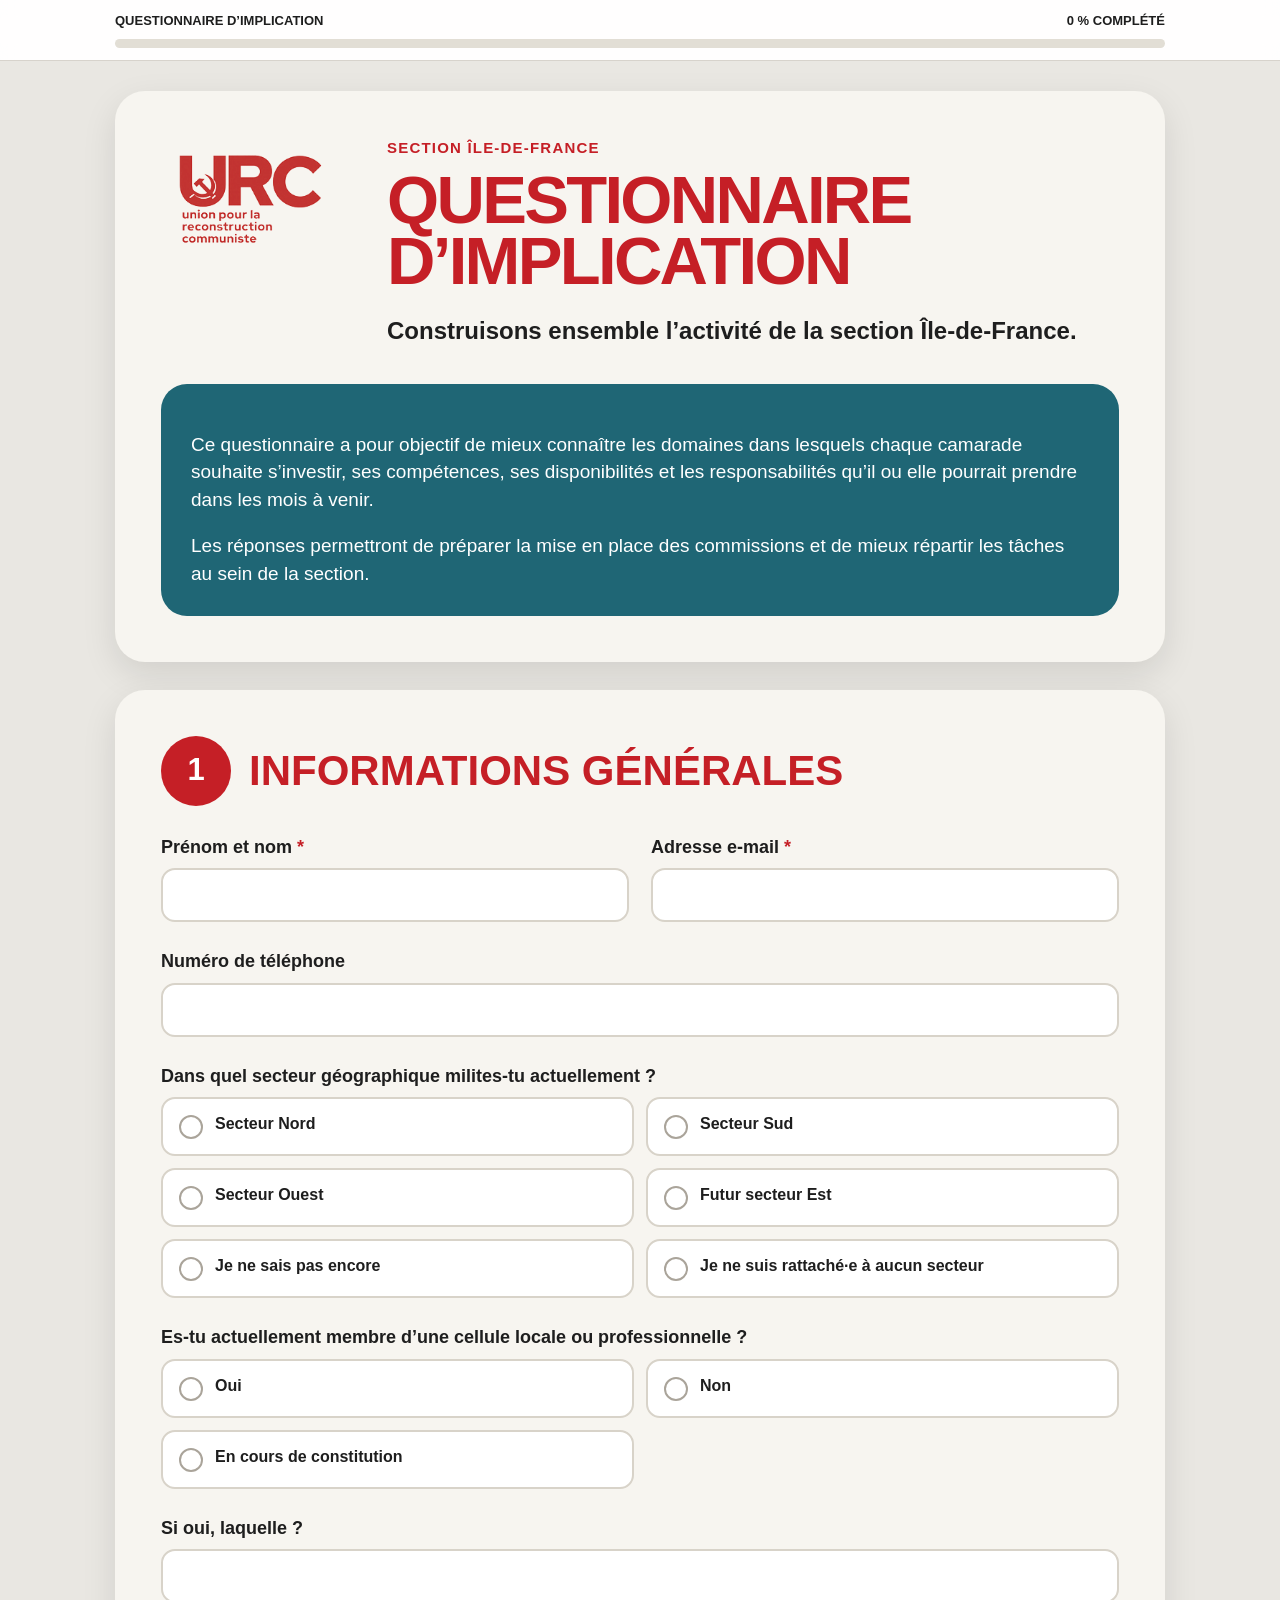
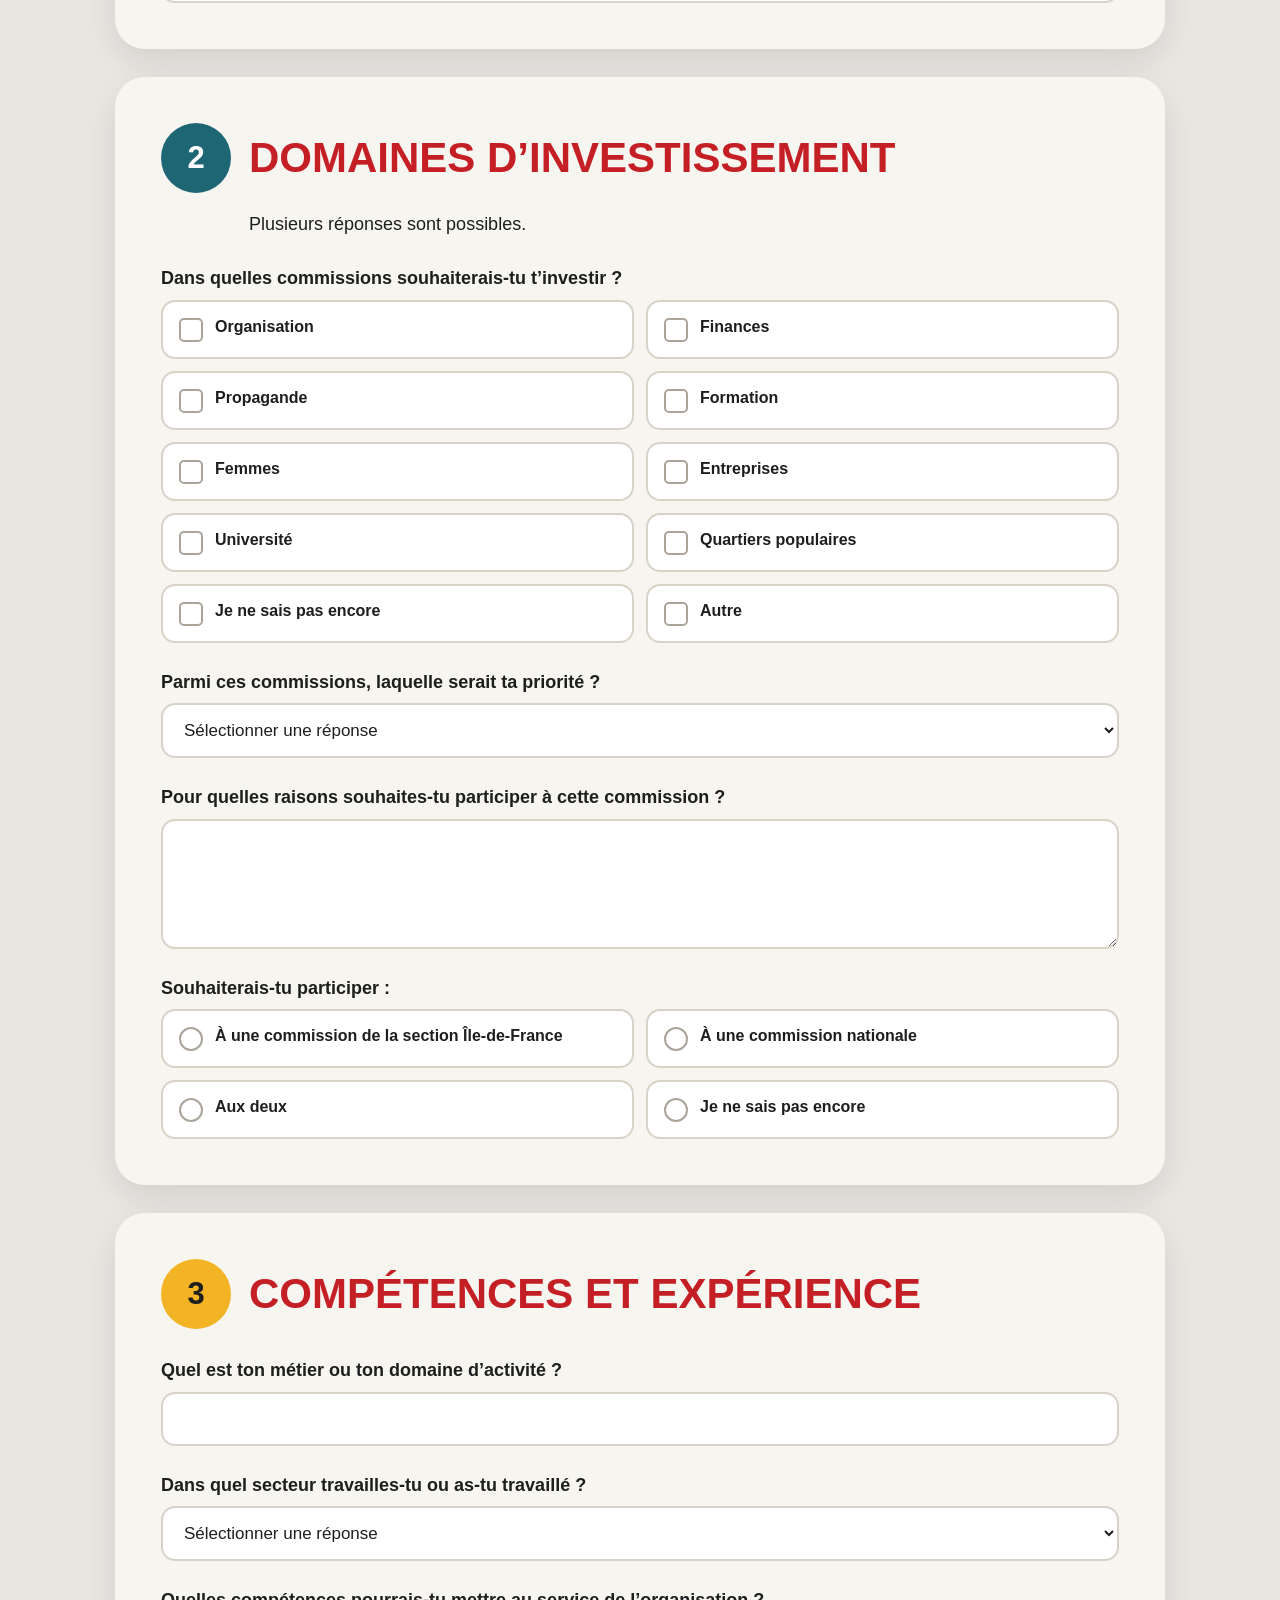
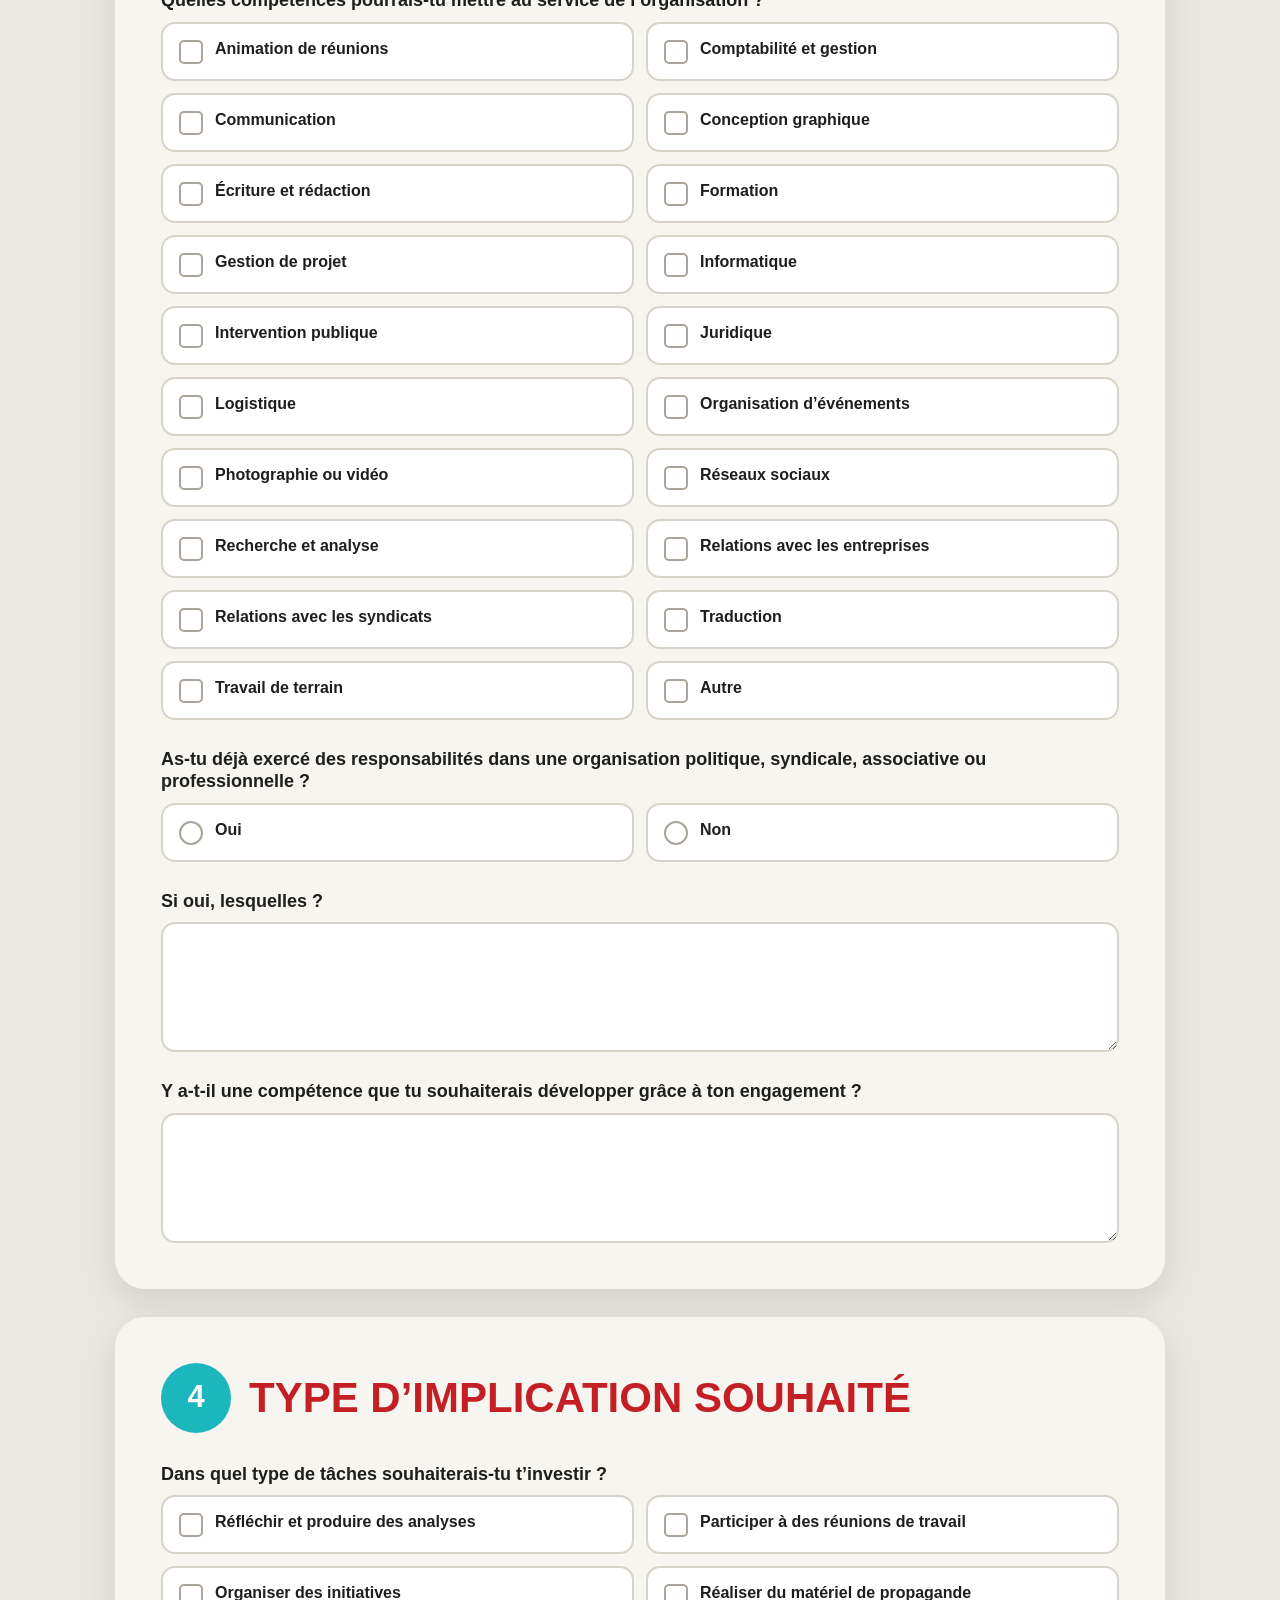
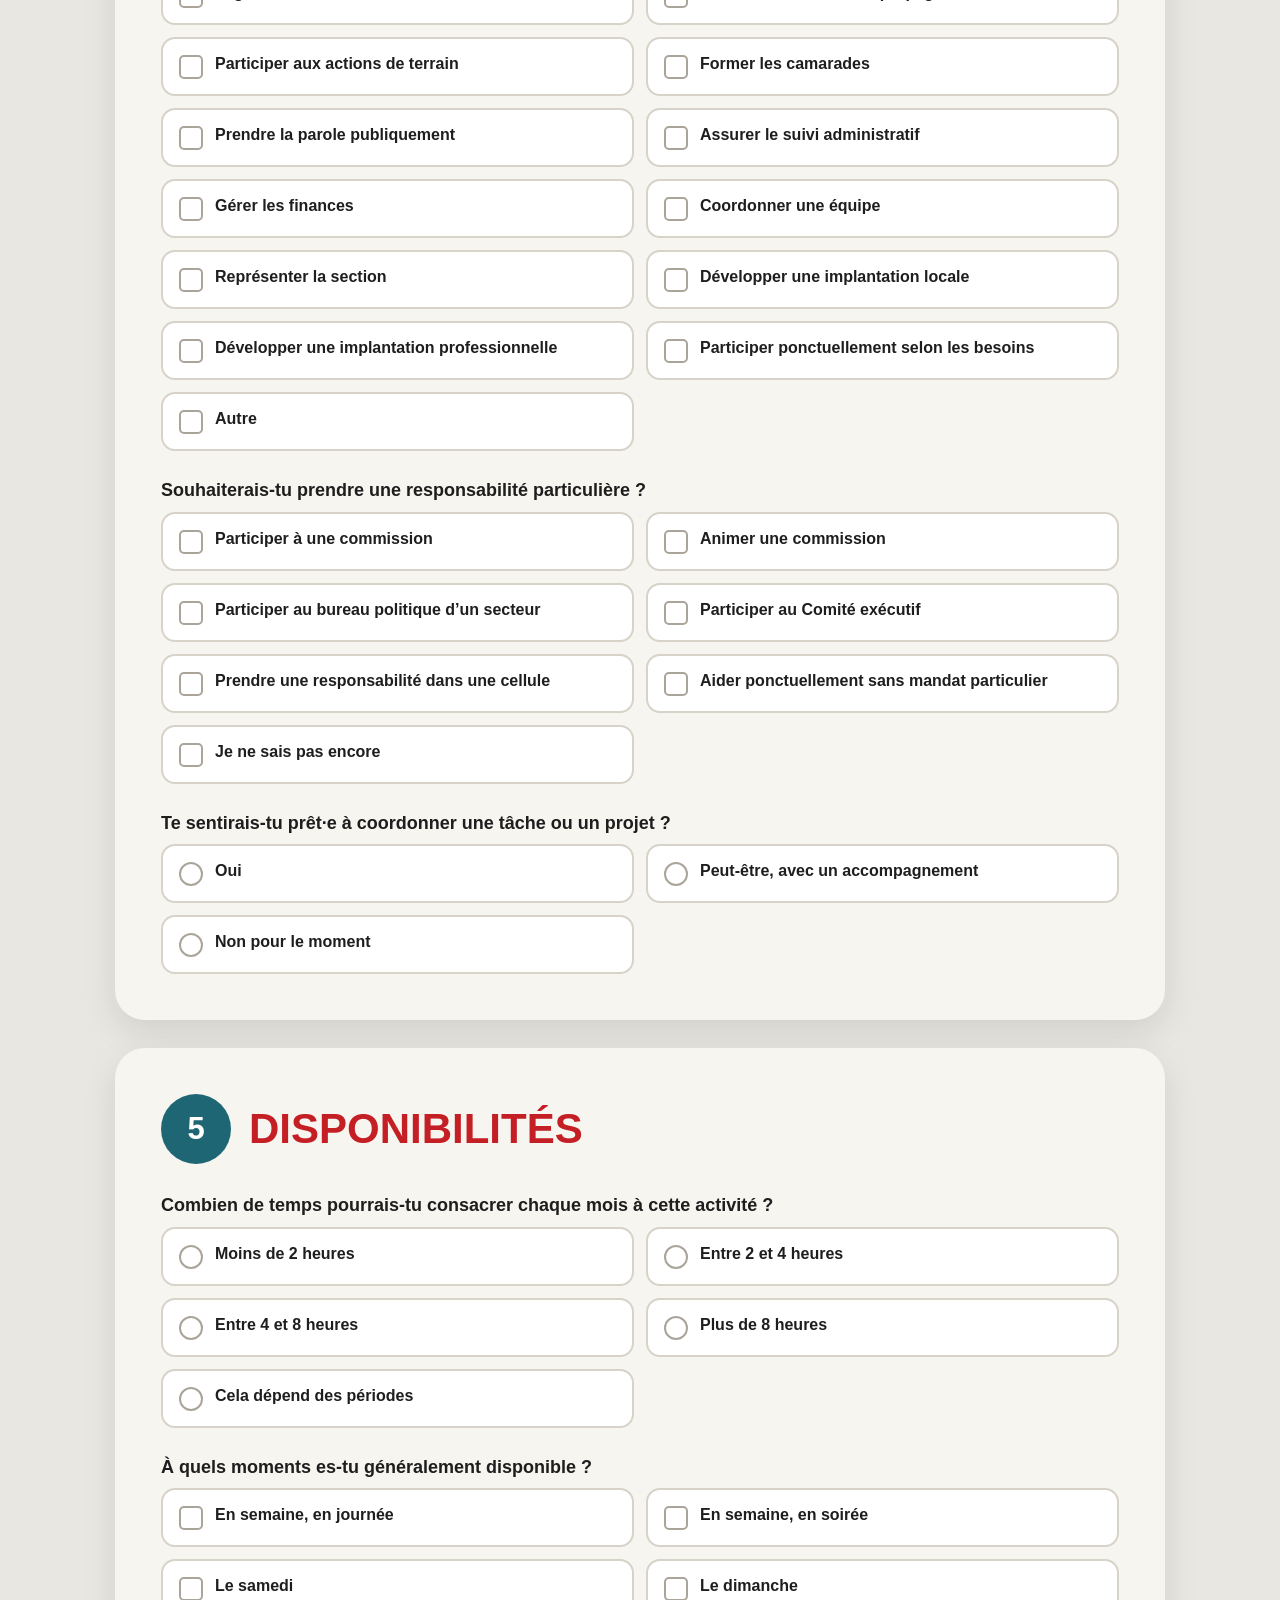
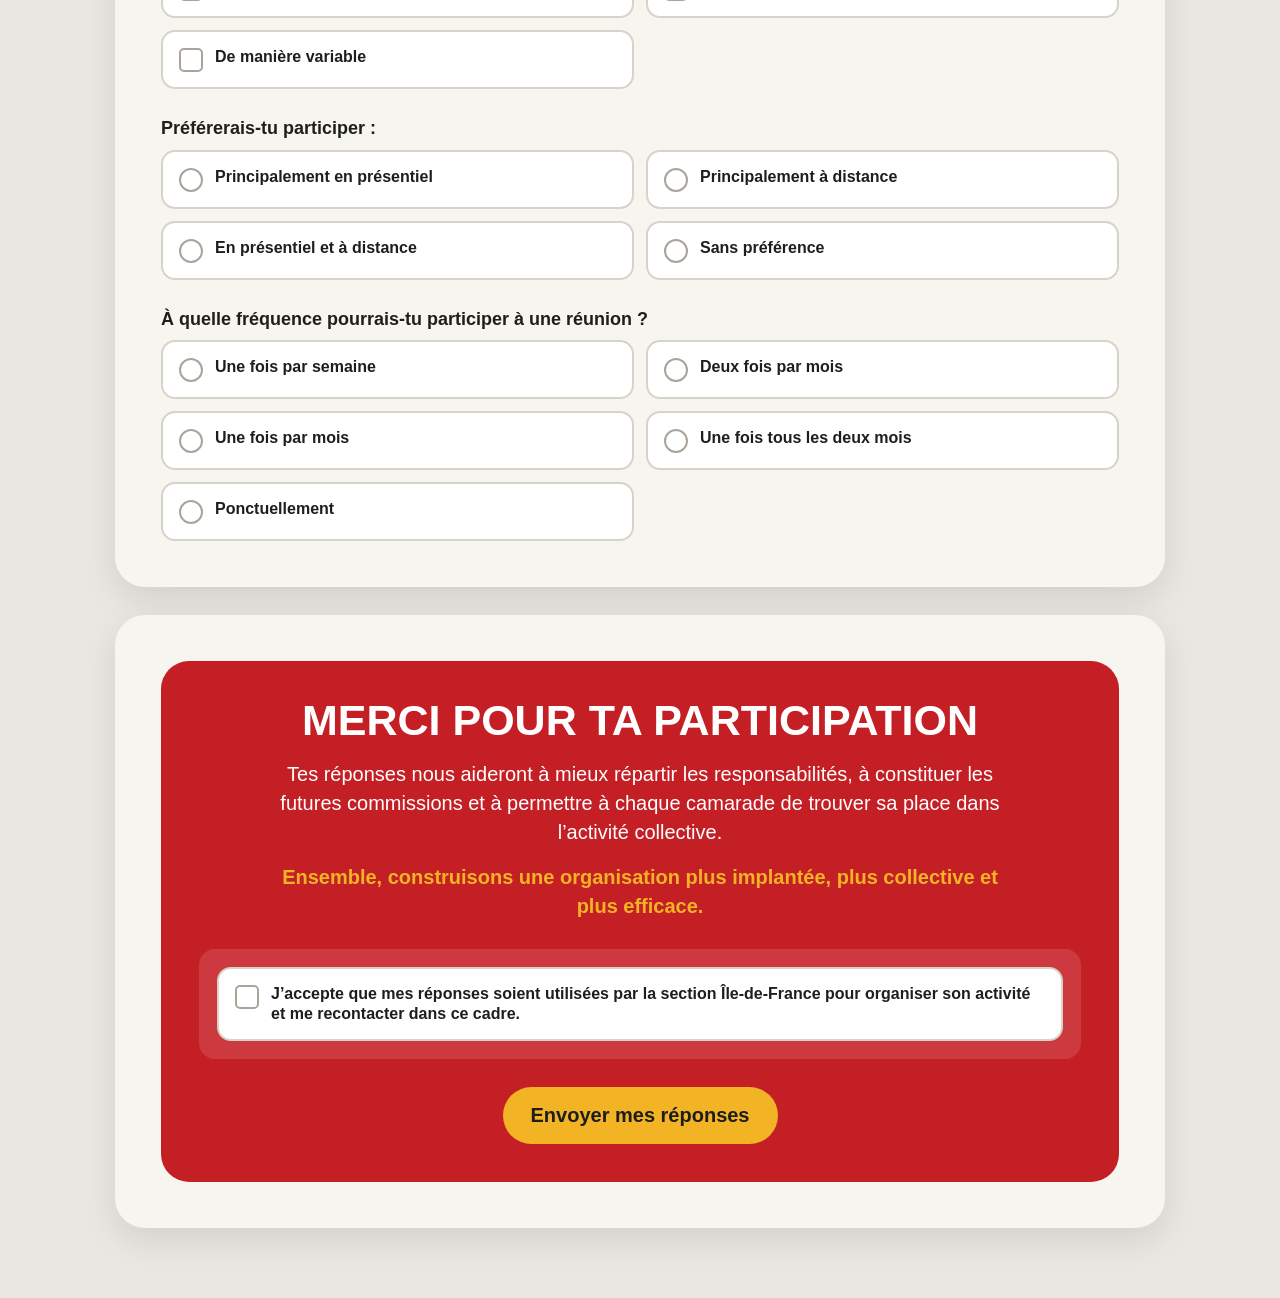
<file: questionnaire.html>
<!doctype html>
<html lang="fr">

<head>

<meta charset="utf-8">

<meta
  name="viewport"
  content="width=device-width, initial-scale=1"
>

<title>Questionnaire d’implication — Section Île-de-France - Secteur Nord</title>

<style>

:root{
  --red:#c51f26;
  --blue:#1f6675;
  --turquoise:#1cb6bd;
  --yellow:#f2b324;
  --ink:#1e1e1e;
  --paper:#f7f5f0;
  --white:#ffffff;
  --light:#ece9e2;
  --border:#d8d3c9;
}

*{
  box-sizing:border-box;
}

html{
  scroll-behavior:smooth;
}

body{
  margin:0;
  background:#e9e7e2;
  color:var(--ink);
  font-family:Arial, Helvetica, sans-serif;
  line-height:1.45;
}

/* BARRE DE PROGRESSION */

.progress-nav{
  position:sticky;
  top:0;
  z-index:30;
  padding:12px 20px;
  background:rgba(255,255,255,.96);
  border-bottom:1px solid #d7d3cc;
  backdrop-filter:blur(8px);
}

.progress-inner{
  width:min(1050px, 100%);
  margin:0 auto;
}

.progress-top{
  display:flex;
  justify-content:space-between;
  gap:20px;
  margin-bottom:8px;
  font-size:13px;
  font-weight:800;
  text-transform:uppercase;
}

.progress-bar{
  width:100%;
  height:9px;
  overflow:hidden;
  background:#e2ded5;
  border-radius:999px;
}

.progress-fill{
  width:0;
  height:100%;
  background:var(--red);
  border-radius:999px;
  transition:width .3s ease;
}

/* DOCUMENT */

.document{
  width:min(1050px, calc(100% - 32px));
  margin:30px auto 70px;
}

.page{
  position:relative;
  margin-bottom:28px;
  padding:46px;
  overflow:hidden;
  background:var(--paper);
  border-radius:30px;
  box-shadow:0 12px 34px rgba(0,0,0,.10);
}

/* INTRODUCTION */

.header-grid{
  display:grid;
  grid-template-columns:190px 1fr;
  gap:36px;
  align-items:start;
}

.logo{
  display:block;
  width:180px;
  max-width:100%;
  height:auto;
}

.kicker{
  margin-bottom:10px;
  color:var(--red);
  font-size:15px;
  font-weight:800;
  letter-spacing:.08em;
  text-transform:uppercase;
}

.hero-title{
  max-width:760px;
  margin:0;
  color:var(--red);
  font-size:67px;
  line-height:.92;
  letter-spacing:-.04em;
  font-weight:900;
  text-transform:uppercase;
}

.hero-subtitle{
  max-width:780px;
  margin:24px 0 0;
  font-size:24px;
  line-height:1.25;
  font-weight:700;
}

.intro-box{
  margin-top:38px;
  padding:28px 30px;
  color:#ffffff;
  background:var(--blue);
  border-radius:26px;
  font-size:19px;
}

.intro-box p:last-child{
  margin-bottom:0;
}

/* ÉTAPES */

.form-section{
  scroll-margin-top:95px;
}

.section-heading{
  display:grid;
  grid-template-columns:70px 1fr;
  gap:18px;
  align-items:center;
  margin-bottom:30px;
}

.section-number{
  display:flex;
  align-items:center;
  justify-content:center;
  width:70px;
  height:70px;
  color:#ffffff;
  background:var(--red);
  border-radius:50%;
  font-size:31px;
  font-weight:900;
}

.section-title{
  margin:0;
  color:var(--red);
  font-size:42px;
  line-height:1;
  font-weight:900;
  text-transform:uppercase;
}

.section-intro{
  margin:-12px 0 30px 88px;
  max-width:760px;
  font-size:18px;
}

/* CHAMPS */

.field{
  margin-bottom:28px;
}

.field:last-child{
  margin-bottom:0;
}

label,
.legend{
  display:block;
  margin-bottom:10px;
  font-size:18px;
  line-height:1.25;
  font-weight:800;
}

.required{
  color:var(--red);
}

.help{
  display:block;
  margin:-3px 0 12px;
  color:#67635d;
  font-size:14px;
}

input[type="text"],
input[type="email"],
input[type="tel"],
select,
textarea{
  display:block;
  width:100%;
  padding:15px 17px;
  color:var(--ink);
  background:#ffffff;
  border:2px solid var(--border);
  border-radius:14px;
  outline:none;
  font-family:Arial, Helvetica, sans-serif;
  font-size:17px;
  transition:border-color .2s ease, box-shadow .2s ease;
}

textarea{
  min-height:130px;
  resize:vertical;
}

input[type="text"]:focus,
input[type="email"]:focus,
input[type="tel"]:focus,
select:focus,
textarea:focus{
  border-color:var(--red);
  box-shadow:0 0 0 4px rgba(197,31,38,.11);
}

.field-grid{
  display:grid;
  grid-template-columns:1fr 1fr;
  gap:22px;
}

/* CASES ET BOUTONS RADIO */

.options-grid{
  display:grid;
  grid-template-columns:repeat(2, 1fr);
  gap:12px;
}

.option{
  position:relative;
}

.option input{
  position:absolute;
  opacity:0;
  pointer-events:none;
}

.option label{
  display:flex;
  align-items:flex-start;
  gap:12px;
  min-height:100%;
  margin:0;
  padding:15px 16px;
  background:#ffffff;
  border:2px solid var(--border);
  border-radius:14px;
  cursor:pointer;
  font-size:16px;
  font-weight:700;
  transition:
    border-color .2s ease,
    background .2s ease,
    transform .2s ease;
}

.option label::before{
  content:"";
  flex:0 0 20px;
  width:20px;
  height:20px;
  margin-top:1px;
  background:#ffffff;
  border:2px solid #aaa49a;
  border-radius:5px;
}

.option input[type="radio"] + label::before{
  border-radius:50%;
}

.option input:checked + label{
  color:#ffffff;
  background:var(--blue);
  border-color:var(--blue);
}

.option input:checked + label::before{
  background:var(--yellow);
  border-color:var(--yellow);
  box-shadow:inset 0 0 0 4px var(--blue);
}

.option input[type="radio"]:checked + label::before{
  box-shadow:inset 0 0 0 5px var(--blue);
}

.option label:hover{
  border-color:var(--red);
  transform:translateY(-1px);
}

/* COULEURS DES SECTIONS */

.form-section:nth-of-type(3) .section-number,
.form-section:nth-of-type(6) .section-number{
  background:var(--blue);
}

.form-section:nth-of-type(4) .section-number{
  color:#1e1e1e;
  background:var(--yellow);
}

.form-section:nth-of-type(5) .section-number{
  background:var(--turquoise);
}

/* MESSAGE FINAL */

.final-box{
  padding:38px;
  color:#ffffff;
  text-align:center;
  background:var(--red);
  border-radius:28px;
}

.final-box h2{
  margin:0 0 18px;
  font-size:43px;
  line-height:1;
  text-transform:uppercase;
}

.final-box p{
  max-width:760px;
  margin:0 auto 16px;
  font-size:20px;
}

.final-box strong{
  color:var(--yellow);
}

.consent-box{
  margin:28px 0;
  padding:18px;
  text-align:left;
  background:rgba(255,255,255,.12);
  border-radius:16px;
}

.consent-box .option label{
  color:var(--ink);
}

.submit-button{
  display:inline-block;
  width:auto;
  min-width:260px;
  padding:17px 28px;
  color:#1d1d1d;
  background:var(--yellow);
  border:0;
  border-radius:999px;
  cursor:pointer;
  font-family:Arial, Helvetica, sans-serif;
  font-size:20px;
  font-weight:900;
  transition:transform .2s ease, background .2s ease;
}

.submit-button:hover{
  transform:translateY(-2px);
  background:#ffc039;
}

/* RESPONSIVE */

@media(max-width:760px){

  .document{
    width:min(100% - 20px, 1050px);
    margin-top:14px;
  }

  .page{
    padding:28px 20px;
    border-radius:20px;
  }

  .header-grid{
    grid-template-columns:1fr;
    gap:22px;
  }

  .logo{
    width:140px;
  }

  .hero-title{
    font-size:45px;
  }

  .hero-subtitle{
    font-size:21px;
  }

  .section-heading{
    grid-template-columns:55px 1fr;
    gap:14px;
  }

  .section-number{
    width:55px;
    height:55px;
    font-size:25px;
  }

  .section-title{
    font-size:32px;
  }

  .section-intro{
    margin-left:0;
  }

  .field-grid,
  .options-grid{
    grid-template-columns:1fr;
  }

  .final-box{
    padding:28px 20px;
  }

  .final-box h2{
    font-size:34px;
  }

  .submit-button{
    width:100%;
    min-width:0;
  }

}

/* IMPRESSION */

@media print{

  body{
    background:#ffffff;
  }

  .progress-nav{
    display:none;
  }

  .document{
    width:100%;
    margin:0;
  }

  .page{
    margin:0;
    box-shadow:none;
    border-radius:0;
    page-break-after:always;
  }

}

</style>

</head>

<body>

<header class="progress-nav">

  <div class="progress-inner">

    <div class="progress-top">

      <span>Questionnaire d’implication</span>

      <span id="progressText">0 % complété</span>

    </div>

    <div class="progress-bar">

      <div
        class="progress-fill"
        id="progressFill"
      ></div>

    </div>

  </div>

</header>

<main class="document">

  <form
    id="implicationForm"
    action="https://formspree.io/f/VOTRE_ENDPOINT_FORMSPREE"
    method="POST"
  >

    <!-- INTRODUCTION -->

    <section class="page">

      <div class="header-grid">

        <div>

          <img
            class="logo"
            src="https://avantpost-cpu.github.io/URC/logo_URC.png"
            alt="Logo de l’URC"
          >

        </div>

        <div>

          <div class="kicker">
            Section Île-de-France
          </div>

          <h1 class="hero-title">
            Questionnaire<br>
            d’implication
          </h1>

          <p class="hero-subtitle">
            Construisons ensemble l’activité de la section Île-de-France.
          </p>

        </div>

      </div>

      <div class="intro-box">

        <p>
          Ce questionnaire a pour objectif de mieux connaître les domaines
          dans lesquels chaque camarade souhaite s’investir, ses compétences,
          ses disponibilités et les responsabilités qu’il ou elle pourrait
          prendre dans les mois à venir.
        </p>

        <p>
          Les réponses permettront de préparer la mise en place des commissions
          et de mieux répartir les tâches au sein de la section.
        </p>

      </div>

    </section>

    <!-- ÉTAPE 1 -->

    <section
      class="page form-section"
      id="etape-1"
    >

      <div class="section-heading">

        <div class="section-number">
          1
        </div>

        <h2 class="section-title">
          Informations générales
        </h2>

      </div>

      <div class="field-grid">

        <div class="field">

          <label for="nom">
            Prénom et nom
            <span class="required">*</span>
          </label>

          <input
            type="text"
            id="nom"
            name="Prénom et nom"
            autocomplete="name"
            required
          >

        </div>

        <div class="field">

          <label for="email">
            Adresse e-mail
            <span class="required">*</span>
          </label>

          <input
            type="email"
            id="email"
            name="Adresse e-mail"
            autocomplete="email"
            required
          >

        </div>

      </div>

      <div class="field">

        <label for="telephone">
          Numéro de téléphone
        </label>

        <input
          type="tel"
          id="telephone"
          name="Numéro de téléphone"
          autocomplete="tel"
        >

      </div>

      <div class="field">

        <div class="legend">
          Dans quel secteur géographique milites-tu actuellement ?
        </div>

        <div class="options-grid">

          <div class="option">
            <input type="radio" id="secteur-nord" name="Secteur géographique" value="Secteur Nord">
            <label for="secteur-nord">Secteur Nord</label>
          </div>

          <div class="option">
            <input type="radio" id="secteur-sud" name="Secteur géographique" value="Secteur Sud">
            <label for="secteur-sud">Secteur Sud</label>
          </div>

          <div class="option">
            <input type="radio" id="secteur-ouest" name="Secteur géographique" value="Secteur Ouest">
            <label for="secteur-ouest">Secteur Ouest</label>
          </div>

          <div class="option">
            <input type="radio" id="secteur-est" name="Secteur géographique" value="Futur secteur Est">
            <label for="secteur-est">Futur secteur Est</label>
          </div>

          <div class="option">
            <input type="radio" id="secteur-inconnu" name="Secteur géographique" value="Je ne sais pas encore">
            <label for="secteur-inconnu">Je ne sais pas encore</label>
          </div>

          <div class="option">
            <input type="radio" id="secteur-aucun" name="Secteur géographique" value="Je ne suis rattaché·e à aucun secteur">
            <label for="secteur-aucun">Je ne suis rattaché·e à aucun secteur</label>
          </div>

        </div>

      </div>

      <div class="field">

        <div class="legend">
          Es-tu actuellement membre d’une cellule locale ou professionnelle ?
        </div>

        <div class="options-grid">

          <div class="option">
            <input type="radio" id="cellule-oui" name="Membre d’une cellule" value="Oui">
            <label for="cellule-oui">Oui</label>
          </div>

          <div class="option">
            <input type="radio" id="cellule-non" name="Membre d’une cellule" value="Non">
            <label for="cellule-non">Non</label>
          </div>

          <div class="option">
            <input type="radio" id="cellule-creation" name="Membre d’une cellule" value="En cours de constitution">
            <label for="cellule-creation">En cours de constitution</label>
          </div>

        </div>

      </div>

      <div class="field">

        <label for="nom-cellule">
          Si oui, laquelle ?
        </label>

        <input
          type="text"
          id="nom-cellule"
          name="Nom de la cellule"
        >

      </div>

    </section>

    <!-- ÉTAPE 2 -->

    <section
      class="page form-section"
      id="etape-2"
    >

      <div class="section-heading">

        <div class="section-number">
          2
        </div>

        <h2 class="section-title">
          Domaines d’investissement
        </h2>

      </div>

      <p class="section-intro">
        Plusieurs réponses sont possibles.
      </p>

      <div class="field">

        <div class="legend">
          Dans quelles commissions souhaiterais-tu t’investir ?
        </div>

        <div class="options-grid">

          <div class="option">
            <input type="checkbox" id="commission-organisation" name="Commissions[]" value="Organisation">
            <label for="commission-organisation">Organisation</label>
          </div>

          <div class="option">
            <input type="checkbox" id="commission-finances" name="Commissions[]" value="Finances">
            <label for="commission-finances">Finances</label>
          </div>

          <div class="option">
            <input type="checkbox" id="commission-propagande" name="Commissions[]" value="Propagande">
            <label for="commission-propagande">Propagande</label>
          </div>

          <div class="option">
            <input type="checkbox" id="commission-formation" name="Commissions[]" value="Formation">
            <label for="commission-formation">Formation</label>
          </div>

          <div class="option">
            <input type="checkbox" id="commission-femmes" name="Commissions[]" value="Femmes">
            <label for="commission-femmes">Femmes</label>
          </div>

          <div class="option">
            <input type="checkbox" id="commission-entreprises" name="Commissions[]" value="Entreprises">
            <label for="commission-entreprises">Entreprises</label>
          </div>

          <div class="option">
            <input type="checkbox" id="commission-universite" name="Commissions[]" value="Université">
            <label for="commission-universite">Université</label>
          </div>

          <div class="option">
            <input type="checkbox" id="commission-quartiers" name="Commissions[]" value="Quartiers populaires">
            <label for="commission-quartiers">Quartiers populaires</label>
          </div>

          <div class="option">
            <input type="checkbox" id="commission-indecis" name="Commissions[]" value="Je ne sais pas encore">
            <label for="commission-indecis">Je ne sais pas encore</label>
          </div>

          <div class="option">
            <input type="checkbox" id="commission-autre" name="Commissions[]" value="Autre">
            <label for="commission-autre">Autre</label>
          </div>

        </div>

      </div>

      <div class="field">

        <label for="commission-prioritaire">
          Parmi ces commissions, laquelle serait ta priorité ?
        </label>

        <select
          id="commission-prioritaire"
          name="Commission prioritaire"
        >
          <option value="">Sélectionner une réponse</option>
          <option>Organisation</option>
          <option>Finances</option>
          <option>Propagande</option>
          <option>Formation</option>
          <option>Femmes</option>
          <option>Entreprises</option>
          <option>Université</option>
          <option>Quartiers populaires</option>
          <option>Je ne sais pas encore</option>
          <option>Autre</option>
        </select>

      </div>

      <div class="field">

        <label for="raisons-commission">
          Pour quelles raisons souhaites-tu participer à cette commission ?
        </label>

        <textarea
          id="raisons-commission"
          name="Raisons de la participation à une commission"
        ></textarea>

      </div>

      <div class="field">

        <div class="legend">
          Souhaiterais-tu participer :
        </div>

        <div class="options-grid">

          <div class="option">
            <input type="radio" id="niveau-idf" name="Niveau de participation" value="À une commission de la section Île-de-France">
            <label for="niveau-idf">À une commission de la section Île-de-France</label>
          </div>

          <div class="option">
            <input type="radio" id="niveau-national" name="Niveau de participation" value="À une commission nationale">
            <label for="niveau-national">À une commission nationale</label>
          </div>

          <div class="option">
            <input type="radio" id="niveau-deux" name="Niveau de participation" value="Aux deux">
            <label for="niveau-deux">Aux deux</label>
          </div>

          <div class="option">
            <input type="radio" id="niveau-indecis" name="Niveau de participation" value="Je ne sais pas encore">
            <label for="niveau-indecis">Je ne sais pas encore</label>
          </div>

        </div>

      </div>

    </section>

    <!-- ÉTAPE 3 -->

    <section
      class="page form-section"
      id="etape-3"
    >

      <div class="section-heading">

        <div class="section-number">
          3
        </div>

        <h2 class="section-title">
          Compétences et expérience
        </h2>

      </div>

      <div class="field">

        <label for="metier">
          Quel est ton métier ou ton domaine d’activité ?
        </label>

        <input
          type="text"
          id="metier"
          name="Métier ou domaine d’activité"
        >

      </div>

      <div class="field">

        <label for="secteur-travail">
          Dans quel secteur travailles-tu ou as-tu travaillé ?
        </label>

        <select
          id="secteur-travail"
          name="Secteur professionnel"
        >
          <option value="">Sélectionner une réponse</option>
          <option>Administration</option>
          <option>Agriculture</option>
          <option>Artisanat</option>
          <option>Bâtiment</option>
          <option>Commerce</option>
          <option>Communication</option>
          <option>Culture</option>
          <option>Droit</option>
          <option>Éducation</option>
          <option>Finance et comptabilité</option>
          <option>Industrie</option>
          <option>Informatique et numérique</option>
          <option>Logistique et transports</option>
          <option>Médico-social</option>
          <option>Recherche</option>
          <option>Santé</option>
          <option>Services</option>
          <option>Travail social</option>
          <option>Sans emploi actuellement</option>
          <option>Études</option>
          <option>Retraite</option>
          <option>Autre</option>
        </select>

      </div>

      <div class="field">

        <div class="legend">
          Quelles compétences pourrais-tu mettre au service de l’organisation ?
        </div>

        <div class="options-grid">

          <div class="option">
            <input type="checkbox" id="competence-reunions" name="Compétences[]" value="Animation de réunions">
            <label for="competence-reunions">Animation de réunions</label>
          </div>

          <div class="option">
            <input type="checkbox" id="competence-comptabilite" name="Compétences[]" value="Comptabilité et gestion">
            <label for="competence-comptabilite">Comptabilité et gestion</label>
          </div>

          <div class="option">
            <input type="checkbox" id="competence-communication" name="Compétences[]" value="Communication">
            <label for="competence-communication">Communication</label>
          </div>

          <div class="option">
            <input type="checkbox" id="competence-graphisme" name="Compétences[]" value="Conception graphique">
            <label for="competence-graphisme">Conception graphique</label>
          </div>

          <div class="option">
            <input type="checkbox" id="competence-redaction" name="Compétences[]" value="Écriture et rédaction">
            <label for="competence-redaction">Écriture et rédaction</label>
          </div>

          <div class="option">
            <input type="checkbox" id="competence-formation" name="Compétences[]" value="Formation">
            <label for="competence-formation">Formation</label>
          </div>

          <div class="option">
            <input type="checkbox" id="competence-projet" name="Compétences[]" value="Gestion de projet">
            <label for="competence-projet">Gestion de projet</label>
          </div>

          <div class="option">
            <input type="checkbox" id="competence-informatique" name="Compétences[]" value="Informatique">
            <label for="competence-informatique">Informatique</label>
          </div>

          <div class="option">
            <input type="checkbox" id="competence-public" name="Compétences[]" value="Intervention publique">
            <label for="competence-public">Intervention publique</label>
          </div>

          <div class="option">
            <input type="checkbox" id="competence-juridique" name="Compétences[]" value="Juridique">
            <label for="competence-juridique">Juridique</label>
          </div>

          <div class="option">
            <input type="checkbox" id="competence-logistique" name="Compétences[]" value="Logistique">
            <label for="competence-logistique">Logistique</label>
          </div>

          <div class="option">
            <input type="checkbox" id="competence-evenements" name="Compétences[]" value="Organisation d’événements">
            <label for="competence-evenements">Organisation d’événements</label>
          </div>

          <div class="option">
            <input type="checkbox" id="competence-photo-video" name="Compétences[]" value="Photographie ou vidéo">
            <label for="competence-photo-video">Photographie ou vidéo</label>
          </div>

          <div class="option">
            <input type="checkbox" id="competence-reseaux" name="Compétences[]" value="Réseaux sociaux">
            <label for="competence-reseaux">Réseaux sociaux</label>
          </div>

          <div class="option">
            <input type="checkbox" id="competence-recherche" name="Compétences[]" value="Recherche et analyse">
            <label for="competence-recherche">Recherche et analyse</label>
          </div>

          <div class="option">
            <input type="checkbox" id="competence-entreprises" name="Compétences[]" value="Relations avec les entreprises">
            <label for="competence-entreprises">Relations avec les entreprises</label>
          </div>

          <div class="option">
            <input type="checkbox" id="competence-syndicats" name="Compétences[]" value="Relations avec les syndicats">
            <label for="competence-syndicats">Relations avec les syndicats</label>
          </div>

          <div class="option">
            <input type="checkbox" id="competence-traduction" name="Compétences[]" value="Traduction">
            <label for="competence-traduction">Traduction</label>
          </div>

          <div class="option">
            <input type="checkbox" id="competence-terrain" name="Compétences[]" value="Travail de terrain">
            <label for="competence-terrain">Travail de terrain</label>
          </div>

          <div class="option">
            <input type="checkbox" id="competence-autre" name="Compétences[]" value="Autre">
            <label for="competence-autre">Autre</label>
          </div>

        </div>

      </div>

      <div class="field">

        <div class="legend">
          As-tu déjà exercé des responsabilités dans une organisation politique,
          syndicale, associative ou professionnelle ?
        </div>

        <div class="options-grid">

          <div class="option">
            <input type="radio" id="responsabilite-oui" name="Responsabilités précédentes" value="Oui">
            <label for="responsabilite-oui">Oui</label>
          </div>

          <div class="option">
            <input type="radio" id="responsabilite-non" name="Responsabilités précédentes" value="Non">
            <label for="responsabilite-non">Non</label>
          </div>

        </div>

      </div>

      <div class="field">

        <label for="responsabilites-detail">
          Si oui, lesquelles ?
        </label>

        <textarea
          id="responsabilites-detail"
          name="Détail des responsabilités précédentes"
        ></textarea>

      </div>

      <div class="field">

        <label for="competence-developper">
          Y a-t-il une compétence que tu souhaiterais développer grâce à ton engagement ?
        </label>

        <textarea
          id="competence-developper"
          name="Compétence à développer"
        ></textarea>

      </div>

    </section>

    <!-- ÉTAPE 4 -->

    <section
      class="page form-section"
      id="etape-4"
    >

      <div class="section-heading">

        <div class="section-number">
          4
        </div>

        <h2 class="section-title">
          Type d’implication souhaité
        </h2>

      </div>

      <div class="field">

        <div class="legend">
          Dans quel type de tâches souhaiterais-tu t’investir ?
        </div>

        <div class="options-grid">

          <div class="option">
            <input type="checkbox" id="tache-analyse" name="Tâches souhaitées[]" value="Réfléchir et produire des analyses">
            <label for="tache-analyse">Réfléchir et produire des analyses</label>
          </div>

          <div class="option">
            <input type="checkbox" id="tache-reunions" name="Tâches souhaitées[]" value="Participer à des réunions de travail">
            <label for="tache-reunions">Participer à des réunions de travail</label>
          </div>

          <div class="option">
            <input type="checkbox" id="tache-initiatives" name="Tâches souhaitées[]" value="Organiser des initiatives">
            <label for="tache-initiatives">Organiser des initiatives</label>
          </div>

          <div class="option">
            <input type="checkbox" id="tache-propagande" name="Tâches souhaitées[]" value="Réaliser du matériel de propagande">
            <label for="tache-propagande">Réaliser du matériel de propagande</label>
          </div>

          <div class="option">
            <input type="checkbox" id="tache-terrain" name="Tâches souhaitées[]" value="Participer aux actions de terrain">
            <label for="tache-terrain">Participer aux actions de terrain</label>
          </div>

          <div class="option">
            <input type="checkbox" id="tache-former" name="Tâches souhaitées[]" value="Former les camarades">
            <label for="tache-former">Former les camarades</label>
          </div>

          <div class="option">
            <input type="checkbox" id="tache-parole" name="Tâches souhaitées[]" value="Prendre la parole publiquement">
            <label for="tache-parole">Prendre la parole publiquement</label>
          </div>

          <div class="option">
            <input type="checkbox" id="tache-administratif" name="Tâches souhaitées[]" value="Assurer le suivi administratif">
            <label for="tache-administratif">Assurer le suivi administratif</label>
          </div>

          <div class="option">
            <input type="checkbox" id="tache-finances" name="Tâches souhaitées[]" value="Gérer les finances">
            <label for="tache-finances">Gérer les finances</label>
          </div>

          <div class="option">
            <input type="checkbox" id="tache-coordonner" name="Tâches souhaitées[]" value="Coordonner une équipe">
            <label for="tache-coordonner">Coordonner une équipe</label>
          </div>

          <div class="option">
            <input type="checkbox" id="tache-representer" name="Tâches souhaitées[]" value="Représenter la section">
            <label for="tache-representer">Représenter la section</label>
          </div>

          <div class="option">
            <input type="checkbox" id="tache-local" name="Tâches souhaitées[]" value="Développer une implantation locale">
            <label for="tache-local">Développer une implantation locale</label>
          </div>

          <div class="option">
            <input type="checkbox" id="tache-professionnel" name="Tâches souhaitées[]" value="Développer une implantation professionnelle">
            <label for="tache-professionnel">Développer une implantation professionnelle</label>
          </div>

          <div class="option">
            <input type="checkbox" id="tache-ponctuel" name="Tâches souhaitées[]" value="Participer ponctuellement selon les besoins">
            <label for="tache-ponctuel">Participer ponctuellement selon les besoins</label>
          </div>

          <div class="option">
            <input type="checkbox" id="tache-autre" name="Tâches souhaitées[]" value="Autre">
            <label for="tache-autre">Autre</label>
          </div>

        </div>

      </div>

      <div class="field">

        <div class="legend">
          Souhaiterais-tu prendre une responsabilité particulière ?
        </div>

        <div class="options-grid">

          <div class="option">
            <input type="checkbox" id="mandat-commission" name="Responsabilités souhaitées[]" value="Participer à une commission">
            <label for="mandat-commission">Participer à une commission</label>
          </div>

          <div class="option">
            <input type="checkbox" id="mandat-animation" name="Responsabilités souhaitées[]" value="Animer une commission">
            <label for="mandat-animation">Animer une commission</label>
          </div>

          <div class="option">
            <input type="checkbox" id="mandat-bureau" name="Responsabilités souhaitées[]" value="Participer au bureau politique d’un secteur">
            <label for="mandat-bureau">Participer au bureau politique d’un secteur</label>
          </div>

          <div class="option">
            <input type="checkbox" id="mandat-ce" name="Responsabilités souhaitées[]" value="Participer au Comité exécutif">
            <label for="mandat-ce">Participer au Comité exécutif</label>
          </div>

          <div class="option">
            <input type="checkbox" id="mandat-cellule" name="Responsabilités souhaitées[]" value="Prendre une responsabilité dans une cellule">
            <label for="mandat-cellule">Prendre une responsabilité dans une cellule</label>
          </div>

          <div class="option">
            <input type="checkbox" id="mandat-aide" name="Responsabilités souhaitées[]" value="Aider ponctuellement sans mandat particulier">
            <label for="mandat-aide">Aider ponctuellement sans mandat particulier</label>
          </div>

          <div class="option">
            <input type="checkbox" id="mandat-indecis" name="Responsabilités souhaitées[]" value="Je ne sais pas encore">
            <label for="mandat-indecis">Je ne sais pas encore</label>
          </div>

        </div>

      </div>

      <div class="field">

        <div class="legend">
          Te sentirais-tu prêt·e à coordonner une tâche ou un projet ?
        </div>

        <div class="options-grid">

          <div class="option">
            <input type="radio" id="coordination-oui" name="Capacité à coordonner" value="Oui">
            <label for="coordination-oui">Oui</label>
          </div>

          <div class="option">
            <input type="radio" id="coordination-accompagnement" name="Capacité à coordonner" value="Peut-être, avec un accompagnement">
            <label for="coordination-accompagnement">Peut-être, avec un accompagnement</label>
          </div>

          <div class="option">
            <input type="radio" id="coordination-non" name="Capacité à coordonner" value="Non pour le moment">
            <label for="coordination-non">Non pour le moment</label>
          </div>

        </div>

      </div>

    </section>

    <!-- ÉTAPE 5 -->

    <section
      class="page form-section"
      id="etape-5"
    >

      <div class="section-heading">

        <div class="section-number">
          5
        </div>

        <h2 class="section-title">
          Disponibilités
        </h2>

      </div>

      <div class="field">

        <div class="legend">
          Combien de temps pourrais-tu consacrer chaque mois à cette activité ?
        </div>

        <div class="options-grid">

          <div class="option">
            <input type="radio" id="temps-moins-2" name="Temps mensuel" value="Moins de 2 heures">
            <label for="temps-moins-2">Moins de 2 heures</label>
          </div>

          <div class="option">
            <input type="radio" id="temps-2-4" name="Temps mensuel" value="Entre 2 et 4 heures">
            <label for="temps-2-4">Entre 2 et 4 heures</label>
          </div>

          <div class="option">
            <input type="radio" id="temps-4-8" name="Temps mensuel" value="Entre 4 et 8 heures">
            <label for="temps-4-8">Entre 4 et 8 heures</label>
          </div>

          <div class="option">
            <input type="radio" id="temps-plus-8" name="Temps mensuel" value="Plus de 8 heures">
            <label for="temps-plus-8">Plus de 8 heures</label>
          </div>

          <div class="option">
            <input type="radio" id="temps-variable" name="Temps mensuel" value="Cela dépend des périodes">
            <label for="temps-variable">Cela dépend des périodes</label>
          </div>

        </div>

      </div>

      <div class="field">

        <div class="legend">
          À quels moments es-tu généralement disponible ?
        </div>

        <div class="options-grid">

          <div class="option">
            <input type="checkbox" id="dispo-journee" name="Disponibilités[]" value="En semaine, en journée">
            <label for="dispo-journee">En semaine, en journée</label>
          </div>

          <div class="option">
            <input type="checkbox" id="dispo-soiree" name="Disponibilités[]" value="En semaine, en soirée">
            <label for="dispo-soiree">En semaine, en soirée</label>
          </div>

          <div class="option">
            <input type="checkbox" id="dispo-samedi" name="Disponibilités[]" value="Le samedi">
            <label for="dispo-samedi">Le samedi</label>
          </div>

          <div class="option">
            <input type="checkbox" id="dispo-dimanche" name="Disponibilités[]" value="Le dimanche">
            <label for="dispo-dimanche">Le dimanche</label>
          </div>

          <div class="option">
            <input type="checkbox" id="dispo-variable" name="Disponibilités[]" value="De manière variable">
            <label for="dispo-variable">De manière variable</label>
          </div>

        </div>

      </div>

      <div class="field">

        <div class="legend">
          Préférerais-tu participer :
        </div>

        <div class="options-grid">

          <div class="option">
            <input type="radio" id="format-presentiel" name="Format préféré" value="Principalement en présentiel">
            <label for="format-presentiel">Principalement en présentiel</label>
          </div>

          <div class="option">
            <input type="radio" id="format-distance" name="Format préféré" value="Principalement à distance">
            <label for="format-distance">Principalement à distance</label>
          </div>

          <div class="option">
            <input type="radio" id="format-mixte" name="Format préféré" value="En présentiel et à distance">
            <label for="format-mixte">En présentiel et à distance</label>
          </div>

          <div class="option">
            <input type="radio" id="format-indifferent" name="Format préféré" value="Sans préférence">
            <label for="format-indifferent">Sans préférence</label>
          </div>

        </div>

      </div>

      <div class="field">

        <div class="legend">
          À quelle fréquence pourrais-tu participer à une réunion ?
        </div>

        <div class="options-grid">

          <div class="option">
            <input type="radio" id="frequence-semaine" name="Fréquence de réunion" value="Une fois par semaine">
            <label for="frequence-semaine">Une fois par semaine</label>
          </div>

          <div class="option">
            <input type="radio" id="frequence-deux-mois" name="Fréquence de réunion" value="Deux fois par mois">
            <label for="frequence-deux-mois">Deux fois par mois</label>
          </div>

          <div class="option">
            <input type="radio" id="frequence-mois" name="Fréquence de réunion" value="Une fois par mois">
            <label for="frequence-mois">Une fois par mois</label>
          </div>

          <div class="option">
            <input type="radio" id="frequence-bimestrielle" name="Fréquence de réunion" value="Une fois tous les deux mois">
            <label for="frequence-bimestrielle">Une fois tous les deux mois</label>
          </div>

          <div class="option">
            <input type="radio" id="frequence-ponctuelle" name="Fréquence de réunion" value="Ponctuellement">
            <label for="frequence-ponctuelle">Ponctuellement</label>
          </div>

        </div>

      </div>

    </section>

    
    <!-- ENVOI -->

    <section class="page">

      <div class="final-box">

        <h2>
          Merci pour ta participation
        </h2>

        <p>
          Tes réponses nous aideront à mieux répartir les responsabilités,
          à constituer les futures commissions et à permettre à chaque
          camarade de trouver sa place dans l’activité collective.
        </p>

        <p>
          <strong>
            Ensemble, construisons une organisation plus implantée,
            plus collective et plus efficace.
          </strong>
        </p>

        <div class="consent-box">

          <div class="option">

            <input
              type="checkbox"
              id="consentement"
              name="Consentement au traitement des réponses"
              value="Oui"
              required
            >

            <label for="consentement">
              J’accepte que mes réponses soient utilisées par la section
              Île-de-France pour organiser son activité et me recontacter
              dans ce cadre.
            </label>

          </div>

        </div>

        <input
          type="hidden"
          name="_subject"
          value="Nouvelle réponse au questionnaire d’implication"
        >

        <button
          type="submit"
          class="submit-button"
        >
          Envoyer mes réponses
        </button>

      </div>

    </section>

  </form>

</main>

<script>

const form = document.getElementById("implicationForm");
const progressFill = document.getElementById("progressFill");
const progressText = document.getElementById("progressText");

function updateProgress(){

  const fields = Array.from(
    form.querySelectorAll(
      'input:not([type="hidden"]), select, textarea'
    )
  );

  const groups = new Map();

  fields.forEach((field) => {

    if(
      field.type === "radio" ||
      field.type === "checkbox"
    ){

      const key = field.name || field.id;

      if(!groups.has(key)){
        groups.set(key, []);
      }

      groups.get(key).push(field);

    }else{

      groups.set(field.id, [field]);

    }

  });

  let completed = 0;
  let total = 0;

  groups.forEach((group) => {

    total++;

    const first = group[0];

    if(
      first.type === "radio" ||
      first.type === "checkbox"
    ){

      if(group.some((field) => field.checked)){
        completed++;
      }

    }else if(first.value.trim() !== ""){

      completed++;

    }

  });

  const percentage = total
    ? Math.round((completed / total) * 100)
    : 0;

  progressFill.style.width = percentage + "%";
  progressText.textContent = percentage + " % complété";

}

form.addEventListener("input", updateProgress);
form.addEventListener("change", updateProgress);

updateProgress();

</script>

</body>

</html>
</file>
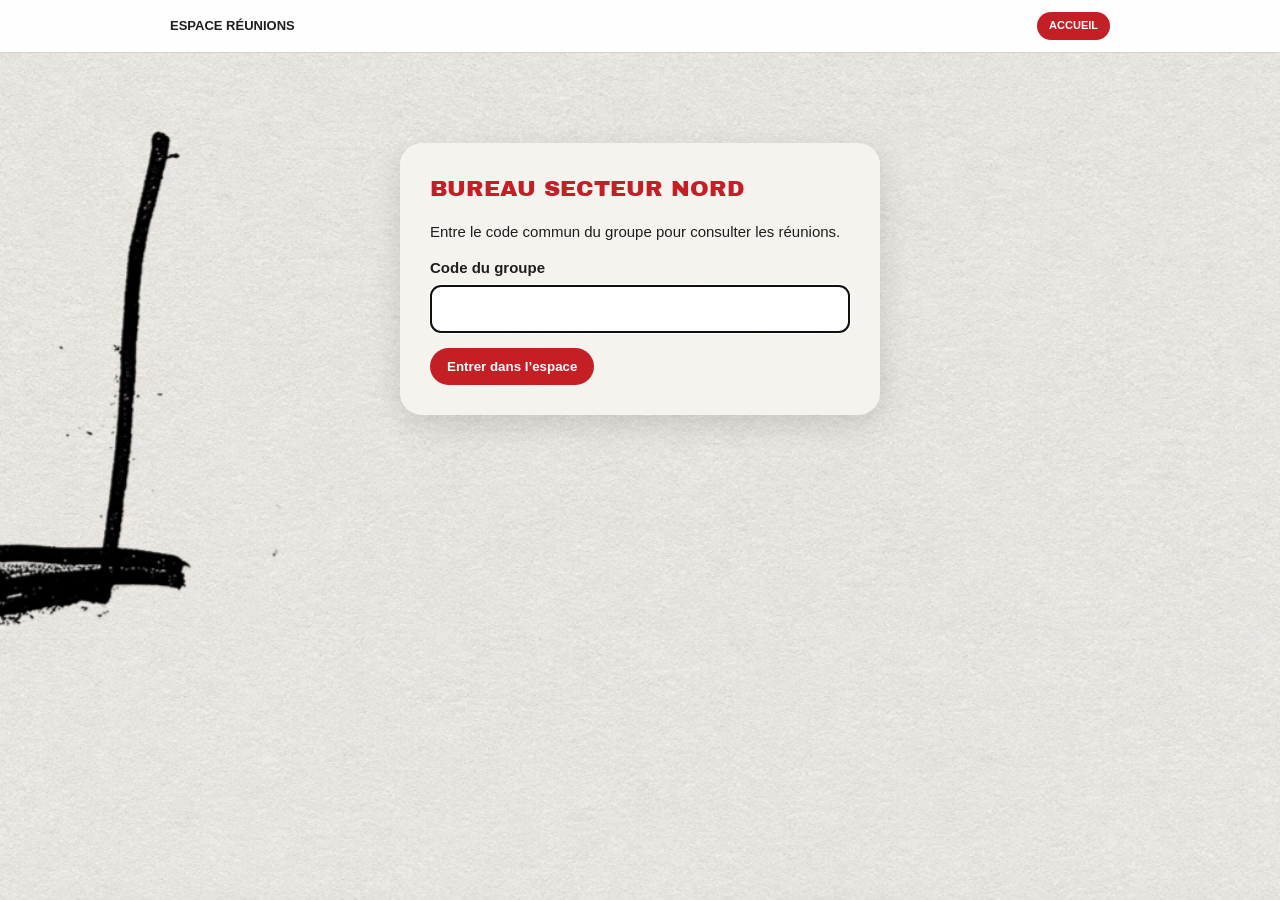
<file: reinions.html>
<!doctype html><html lang="fr"><head><meta charset="utf-8"><meta name="viewport" content="width=device-width,initial-scale=1"><title>Réunions — Bureau secteur Nord</title>
<style>
@font-face{font-family:'Archivo Black Local';src:url('./ArchivoBlack-Regular.ttf') format('truetype');font-display:swap}:root{--red:#c51f26;--blue:#1f6675;--yellow:#f2b324;--paper:#f7f5f0;--cream:#f2e4d8;--ink:#1e1e1e;--line:#d8d3c9;--green:#18845a}*{box-sizing:border-box}body{margin:0;background:#e9e7e2 url('https://avantpost-cpu.github.io/URC/fond.jpg') center/cover fixed no-repeat;color:var(--ink);font:15px/1.45 Arial,sans-serif}body::before{content:"";position:fixed;z-index:0;inset:0;pointer-events:none;background:url('https://avantpost-cpu.github.io/URC/taches.png') center top/125% auto no-repeat}.topbar{position:sticky;z-index:10;top:0;padding:12px 20px;background:#fffffff2;border-bottom:1px solid #d7d3cc}.topbar>div{display:flex;justify-content:space-between;align-items:center;width:min(940px,100%);margin:auto;font-size:13px;font-weight:900;text-transform:uppercase}.link{padding:6px 12px;border-radius:999px;color:#fff;background:var(--red);text-decoration:none;font-size:11px}.wrap{position:relative;z-index:1;width:min(940px,calc(100% - 24px));margin:22px auto 50px}.card{padding:30px;margin-bottom:18px;border-radius:22px;background:rgba(247,245,240,.92);box-shadow:0 10px 30px #0002}.hero{display:grid;grid-template-columns:130px 1fr;gap:25px;color:#fff;background:var(--red)}.hero img{width:110px}.kicker{font-weight:900;text-transform:uppercase}h1,h2,h3{font-family:'Archivo Black Local','Arial Black',sans-serif;font-weight:400;text-transform:uppercase}h1{margin:6px 0;font-size:42px;line-height:.95}h2{margin:0 0 15px;color:var(--red)}h3{margin:0 0 8px;color:var(--red);font-size:21px}.muted{color:#6d6962}.hidden{display:none!important}.login{max-width:480px;margin:10vh auto}.field{margin-bottom:15px}label,.legend{display:block;margin-bottom:6px;font-weight:800}input,select,textarea{width:100%;padding:11px 13px;border:2px solid var(--line);border-radius:10px;background:#fff;font:inherit}textarea{min-height:85px;resize:vertical}.btn{display:inline-block;padding:11px 17px;border:0;border-radius:999px;color:#fff;background:var(--blue);text-decoration:none;font-weight:900;cursor:pointer}.btn.red{background:var(--red)}.btn.light{color:#222;background:#e4e0d8}.meeting-list{display:grid;gap:15px}.meeting{padding:20px;border:2px solid var(--line);border-radius:16px;background:#fff}.meeting-head{display:flex;justify-content:space-between;gap:20px}.date{color:var(--blue);font-size:18px;font-weight:900}.badge{display:inline-block;padding:4px 8px;border-radius:999px;background:#dff3e8;color:#145b3a;font-size:11px;font-weight:900;text-transform:uppercase}.badge.completed{background:#e4e0d8;color:#555}.badge.cancelled{background:#fbe3e4;color:#8f151a}.counts{display:flex;gap:12px;margin:12px 0;color:var(--blue);font-weight:900}.details-grid{display:grid;grid-template-columns:1fr 1fr;gap:15px;margin:14px 0}.box{padding:13px;border-radius:11px;background:#eef5f6}.box ul{margin:7px 0 0;padding-left:20px}.choices{display:grid;grid-template-columns:repeat(3,1fr);gap:8px}.choice input{position:absolute;opacity:0}.choice label{height:100%;padding:10px;border:2px solid var(--line);border-radius:10px;background:#fff;text-align:center;cursor:pointer}.choice input:checked+label{color:#fff;background:var(--blue);border-color:var(--blue)}.response-form{margin-top:18px;padding:18px;border-radius:14px;background:var(--cream)}.grid{display:grid;grid-template-columns:1fr 1fr;gap:13px}.message{display:none;margin:12px 0;padding:11px 14px;border-radius:10px;font-weight:800}.message.show{display:block}.error{color:#8f151a;background:#fbe3e4}.success{color:#145b3a;background:#dff3e8}.toolbar{display:flex;flex-wrap:wrap;gap:9px;align-items:center}@media(max-width:700px){.hero{grid-template-columns:1fr}.hero img{width:90px}.hero h1{font-size:32px}.grid,.choices,.details-grid{grid-template-columns:1fr}.meeting-head{display:block}.card{padding:22px 17px}}
</style></head><body><header class="topbar"><div><span>Espace réunions</span><a class="link" href="./index.html">Accueil</a></div></header><main class="wrap">
<section id="codeView" class="card login"><h2>Bureau secteur Nord</h2><p>Entre le code commun du groupe pour consulter les réunions.</p><form id="codeForm"><div class="field"><label for="groupCode">Code du groupe</label><input id="groupCode" type="password" required autofocus></div><div id="codeMessage" class="message error"></div><button class="btn red" type="submit">Entrer dans l’espace</button></form></section>
<div id="spaceView" class="hidden"><section class="card hero"><img src="https://avantpost-cpu.github.io/URC/logo_URC2.png" alt="Logo URC"><div><div class="kicker">Espace de travail</div><h1 id="groupName">Bureau secteur Nord</h1><p>Prépare les réunions, indique ta présence et participe à l’ordre du jour.</p><button id="leaveSpace" class="btn light">Quitter l’espace</button></div></section><section class="card"><h2>Les réunions</h2><div id="spaceMessage" class="message"></div><div id="meetings" class="meeting-list"><div class="muted">Chargement…</div></div></section></div>
</main><script>
const SUPABASE_URL='https://kzqoxggchcdhmdydgooe.supabase.co',SUPABASE_ANON_KEY='sb_publishable_P2J2awOCTYEYwrWIup6stg_n0u7adqe',GROUP_SLUG='bureau-secteur-nord';
const $=s=>document.querySelector(s),esc=v=>String(v??'').replace(/[&<>"']/g,c=>({'&':'&amp;','<':'&lt;','>':'&gt;','"':'&quot;',"'":'&#39;'}[c]));let groupCode=sessionStorage.getItem('meeting_group_code')||'',space=null;
async function rpc(name,body){const r=await fetch(`${SUPABASE_URL}/rest/v1/rpc/${name}`,{method:'POST',headers:{apikey:SUPABASE_ANON_KEY,Authorization:`Bearer ${SUPABASE_ANON_KEY}`,'Content-Type':'application/json'},body:JSON.stringify(body)});const text=await r.text();let data=null;try{data=text?JSON.parse(text):null}catch{data=text}if(!r.ok)throw new Error(data?.message||data||'Erreur');return data}
const dateText=m=>new Intl.DateTimeFormat('fr-FR',{weekday:'long',day:'numeric',month:'long',year:'numeric'}).format(new Date(m.meeting_date+'T12:00:00'));
function show(el,text,type='error'){el.textContent=text;el.className=`message ${type} show`}
function meetingStatus(s){return s==='completed'?'Terminée':s==='cancelled'?'Annulée':'À venir'}
function render(){const list=space.meetings||[];$('#groupName').textContent=space.group.name;$('#meetings').innerHTML=list.length?list.map(m=>`<article class="meeting"><div class="meeting-head"><div><div class="date">${esc(dateText(m))}${m.start_time?' — '+esc(m.start_time.slice(0,5)):''}</div><h3>${esc(m.title)}</h3><div>${esc(m.location||'Lieu à préciser')}</div></div><span class="badge ${m.status}">${meetingStatus(m.status)}</span></div>${m.description?`<p>${esc(m.description)}</p>`:''}<div class="counts"><span>${m.present_count||0} présent·e(s)</span><span>${m.maybe_count||0} peut-être</span></div><div class="details-grid"><div class="box"><strong>Ordre du jour</strong><div>${m.agenda?esc(m.agenda).replaceAll('\n','<br>'):'À compléter.'}</div></div><div class="box"><strong>Décisions</strong>${m.decisions?.length?`<ul>${m.decisions.map(d=>`<li>${esc(d.text)}</li>`).join('')}</ul>`:'<div>Aucune décision enregistrée.</div>'}</div></div>${m.tasks?.length?`<div class="box"><strong>Tâches</strong><ul>${m.tasks.map(t=>`<li>${esc(t.text)}${t.assignee?' — '+esc(t.assignee):''}${t.due_date?' (pour le '+new Date(t.due_date+'T12:00:00').toLocaleDateString('fr-FR')+')':''}${t.status==='done'?' ✓':''}</li>`).join('')}</ul></div>`:''}${m.status==='planned'?responseForm(m):''}</article>`).join(''):'<div class="muted">Aucune réunion n’est encore programmée.</div>';document.querySelectorAll('.response-form').forEach(f=>f.onsubmit=submitResponse)}
function responseForm(m){return `<form class="response-form" data-meeting="${m.id}"><h3>Ma réponse</h3><div class="grid"><div class="field"><label>Prénom et nom *</label><input name="full_name" required></div><div class="field"><div class="legend">Participation *</div><div class="choices"><div class="choice"><input id="p-${m.id}" type="radio" name="attendance" value="present" required><label for="p-${m.id}">Présent·e</label></div><div class="choice"><input id="m-${m.id}" type="radio" name="attendance" value="maybe"><label for="m-${m.id}">Peut-être</label></div><div class="choice"><input id="a-${m.id}" type="radio" name="attendance" value="absent"><label for="a-${m.id}">Absent·e</label></div></div></div><div class="field"><label>Mode de participation</label><select name="attendance_mode"><option value="">Non renseigné</option><option value="physical">Sur place</option><option value="remote">À distance</option></select></div><div class="field"><label>Point à proposer à l’ordre du jour</label><textarea name="agenda_proposal"></textarea></div></div><div class="field"><label>Remarque</label><textarea name="comment"></textarea></div><div class="response-message message"></div><button class="btn red" type="submit">Enregistrer ma réponse</button></form>`}
async function loadSpace(){try{space=await rpc('get_group_space',{p_slug:GROUP_SLUG,p_code:groupCode});sessionStorage.setItem('meeting_group_code',groupCode);$('#codeView').classList.add('hidden');$('#spaceView').classList.remove('hidden');render()}catch{$('#spaceView').classList.add('hidden');$('#codeView').classList.remove('hidden');sessionStorage.removeItem('meeting_group_code');groupCode='';show($('#codeMessage'),'Code incorrect.') }}
$('#codeForm').onsubmit=e=>{e.preventDefault();groupCode=$('#groupCode').value;loadSpace()};
async function submitResponse(e){e.preventDefault();const f=e.currentTarget,button=f.querySelector('button'),message=f.querySelector('.response-message'),attendance=f.querySelector('[name=attendance]:checked');button.disabled=true;try{await rpc('submit_meeting_response',{p_slug:GROUP_SLUG,p_code:groupCode,p_meeting_id:f.dataset.meeting,p_full_name:f.full_name.value.trim(),p_attendance:attendance.value,p_attendance_mode:f.attendance_mode.value||null,p_agenda_proposal:f.agenda_proposal.value,p_comment:f.comment.value});show(message,'Ta réponse est enregistrée. Tu peux la modifier en renvoyant le formulaire avec le même nom.','success');await loadSpace()}catch{show(message,'La réponse n’a pas pu être enregistrée.')}finally{button.disabled=false}}
$('#leaveSpace').onclick=()=>{sessionStorage.removeItem('meeting_group_code');location.reload()};if(groupCode)loadSpace();
</script></body></html>
</file>
<file: Concept/styles.css>
@font-face {
  font-family: "Nimbus Narrow";
  src: url("assets/NimbusSansNarrow-Regular.otf") format("opentype");
  font-weight: 400;
  font-display: swap;
}

@font-face {
  font-family: "Nimbus Narrow";
  src: url("assets/NimbusSansNarrow-Bold.otf") format("opentype");
  font-weight: 700;
  font-display: swap;
}

:root {
  --red: #b90019;
  --dark-red: #7e0610;
  --ink: #111;
  --paper: #eeeae0;
  --paper-dark: #d8d3c7;
  --white: #fff;
  --display: "Poppins", "Arial Black", sans-serif;
  --body: "Nimbus Narrow", "Helvetica Neue", Helvetica, Arial, sans-serif;
  --pad: clamp(1.25rem, 4vw, 4.5rem);
}

* { box-sizing: border-box; }
html { scroll-behavior: smooth; scroll-snap-type: y proximity; }
body {
  margin: 0;
  color: var(--ink);
  font-family: var(--body);
  font-size: 1.1rem;
  line-height: 1.18;
  background: var(--paper) url("assets/fond.jpg") center / cover fixed;
}

a { color: inherit; }
.skip { position: fixed; z-index: 50; top: -5rem; left: 1rem; background: #fff; padding: .8rem 1rem; }
.skip:focus { top: 1rem; }

.topbar {
  position: fixed; z-index: 20; inset: 0 0 auto 0;
  min-height: 3.6rem; padding: .55rem var(--pad);
  display: flex; align-items: center; justify-content: space-between;
  background: rgba(17,17,17,.96); color: #fff;
  border-bottom: .25rem solid var(--red);
}
.topbar { display: none; }
.brand { text-decoration: none; font-family: var(--display); font-size: 1rem; letter-spacing: -.04em; }
.brand strong { color: #ff1530; margin-left: .25rem; }
nav { display: flex; gap: clamp(.8rem, 2vw, 2rem); }
nav a { text-decoration: none; font-weight: 700; font-size: .95rem; text-transform: uppercase; }
nav a:hover, nav a.active { color: #ff2940; }
.topbar nav,
.topbar .menu-toggle { display: none !important; }
.menu-toggle { display: none; border: 0; color: #fff; background: var(--red); padding: .55rem .7rem; font: 700 .9rem var(--body); }
.topbar nav, .topbar .menu-toggle { display: none !important; }

.rail {
  position: fixed; z-index: 15; right: .8rem; top: 50%; transform: translateY(-50%);
  display: grid; gap: .35rem;
}
.rail a { width: 2.4rem; height: 2.4rem; display: grid; place-items: center; text-decoration: none; background: rgba(255,255,255,.86); border: 1px solid #111; font-weight: 700; font-size: .8rem; }
.rail a.active { color: #fff; background: var(--red); border-color: var(--red); }

.sound-toggle {
  position: fixed; z-index: 16; left: 1rem; bottom: 1rem;
  border: 1px solid #fff; padding: .55rem .75rem;
  color: #fff; background: rgba(17,17,17,.88);
  font: 800 .75rem var(--display); letter-spacing: .04em;
  cursor: pointer;
}
.sound-toggle[aria-pressed="true"] { color: #111; background: rgba(255,255,255,.9); border-color: #111; }

.page {
  position: relative; min-height: 100svh; padding: 2.1rem var(--pad) 3rem;
  overflow: hidden; scroll-snap-align: start; isolation: isolate;
}
.page::before { content: ""; position: absolute; inset: 0; z-index: -2; background: rgba(246,244,237,.9); }
.page::after { content: ""; position: absolute; inset: 0; z-index: -1; opacity: .08; background-image: radial-gradient(#111 1px, transparent 1px); background-size: 5px 5px; pointer-events: none; }
.page-ink::before { background: rgba(241,238,230,.92); }

#vision,
#cycle,
#formes,
#site,
#suite {
  background-repeat: no-repeat;
  background-position: center;
  background-size: cover;
}
#vision { background-image: url("Image_home2.jpg"); }
#cycle { background-image: url("Image_home3.jpg"); }
#formes,
#site,
#suite { background-image: url("Image_home4.jpg"); }
#vision::before,
#cycle::before,
#formes::before,
#site::before,
#suite::before { background: transparent; }
#vision::after,
#cycle::after,
#formes::after,
#site::after,
#suite::after { display: none; }

/* Section formes : video transparente incrustee dans le fond */
#formes { position: relative; overflow: visible; }
#formes .section-band.dark { background: transparent; color: #111; position: relative; z-index: 2; }
#formes .section-band.dark b { background: var(--red); color: #fff; }
#formes .rosas-video { position: absolute; z-index: 3; top: -11rem; right: 0; width: min(56vw, 56rem); height: auto; display: block; visibility: visible; opacity: 1; pointer-events: none; }
#formes .forms-head { display: block; position: relative; z-index: 2; max-width: 42rem; }
#formes .forms-head p { margin-top: .65rem; max-width: 32rem; }
#formes .practice-grid { position: relative; z-index: 2; margin-top: .8rem; }
#formes .forms-head h2 { font-size: clamp(3rem, 5vw, 5rem); }
#formes .practice-grid article { min-height: 9rem; padding: 1rem; }
#formes .practice-grid article:nth-child(3) { padding-top: 3.6rem; }
#formes .practice-grid h3 { margin-bottom: .55rem; }
#formes .wide-quote { margin-top: .8rem; padding-block: .8rem; }

@media (max-width: 900px) {
  #formes .rosas-video { top: -5rem; right: 0; width: 62vw; }
}
@media (max-width: 560px) {
  #formes .rosas-video { top: 4rem; right: 0; width: 78vw; }
  #formes .forms-head p { max-width: 100%; }
}

.section-band { display: flex; align-items: stretch; min-height: 3.4rem; margin-bottom: 1.5rem; background: #111; color: #fff; font-family: var(--display); }
.section-band b { display: grid; place-items: center; min-width: 5rem; background: var(--red); font-size: 1.45rem; }
.section-band span { display: flex; align-items: center; padding: .6rem 1rem; font-size: clamp(.9rem, 1.5vw, 1.25rem); }
.section-band.pale { background: var(--paper-dark); color: #111; }
.section-band.dark { background: #111; color: #fff; }
#vision .section-band { background: transparent; color: #111; }

h1,h2,h3,p,blockquote { margin-top: 0; }
h2 { font-family: var(--display); font-weight: 900; letter-spacing: -.065em; line-height: .88; }
h3 { font-family: var(--display); font-weight: 800; line-height: 1; }
h3 em { color: var(--red); font-style: normal; margin-right: .45rem; }
p, li { max-width: 75ch; }
.lead { font-weight: 700; }
blockquote { margin-inline: 0; }

.hero-art {
  min-height: 100svh;
  padding: 0;
  background: #e9e5da;
}
.hero-art::before,
.hero-art::after { display: none; }
.home-background,
.home-title {
  position: absolute;
  display: block;
  pointer-events: none;
  user-select: none;
}
.home-background {
  inset: 0;
  width: 100%;
  height: 100%;
  object-fit: cover;
  object-position: center;
}
.home-title {
  z-index: 1;
  top: 10svh;
  left: 4vw;
  width: min(86vw, 1650px);
  height: auto;
}

.vision-grid { display: grid; grid-template-columns: .9fr 1.25fr 1fr; gap: 1.2rem; }
.intro-panel h2, .site-intro h2 { color: var(--red); font-size: clamp(3.2rem, 6vw, 6rem); }
#vision .intro-panel { position: relative; z-index: 3; }
#vision .intro-panel h2 { margin-bottom: .8rem; }
#vision .intro-panel > p { position: relative; z-index: 2; }
#vision .vision-video { display: block; width: 150%; height: auto; margin: .8rem 0 -3rem -50%; pointer-events: none; }
#vision .vision-cross { position: absolute; z-index: 4; left: 15%; bottom: -1.5rem; width: 140%; height: auto; pointer-events: none; }
.red-panel, .black-panel, .frame-panel, .roadmap { padding: clamp(1.25rem, 2.5vw, 2.5rem); }
.red-panel { background: var(--red); color: #fff; }
.red-panel h3 { font-size: 1.4rem; }
.red-panel blockquote { margin-top: 1.6rem; font: 800 clamp(1.8rem, 3vw, 3.1rem)/.94 var(--display); letter-spacing: -.055em; text-transform: uppercase; }
.notes-panel { padding: 1.25rem 0; }
.notes-panel h3 { margin-top: 1.4rem; font-size: 1.25rem; }
#vision .notes-panel,
#vision .notes-panel h3 { color: #fff; }
#vision .notes-panel h3 em { color: var(--red); }

.cycle-grid { display: grid; grid-template-columns: .85fr 1.15fr; gap: 1.7rem; }
.cycle-left h3, .frame-panel h3, .economy h3, .roadmap h3 { font-size: clamp(1.15rem, 1.8vw, 1.55rem); }
.five-five { display: grid; grid-template-columns: 1fr 1fr; margin: 1.4rem 0 1.6rem; color: #fff; }
.five-five div { display: grid; place-items: center; padding: .75rem; background: #111; }
.five-five div + div { background: var(--red); }
.five-five strong { font: 900 clamp(3rem, 6vw, 5.5rem)/1 var(--display); }
.five-five span { font-weight: 700; font-size: 1.25rem; }
.red-call { color: var(--red); font: 800 clamp(1.25rem, 2vw, 1.8rem)/1.05 var(--display); }
.frame-panel { background: rgba(216,211,199,.92); }
.frame-panel blockquote { color: var(--red); font: 800 clamp(1.35rem, 2.4vw, 2.4rem)/1 var(--display); text-transform: uppercase; }
#cycle .section-band.pale,
#cycle .frame-panel { background: transparent; }

.forms-head { display: grid; grid-template-columns: 1fr 1.4fr; gap: 2rem; align-items: end; }
.forms-head h2 { color: var(--red); font-size: clamp(3rem, 6vw, 6rem); }
.forms-head p { font-weight: 700; font-size: 1.15rem; }
.practice-grid { display: grid; grid-template-columns: repeat(3,1fr); }
.practice-grid article { min-height: 12rem; padding: 1.2rem; background: rgba(216,211,199,.96); border: 1px solid rgba(255,255,255,.8); }
.practice-grid h3 { color: var(--red); font-size: 1.25rem; }
.practice-grid .black-card { background: #111; color: #fff; }
.practice-grid .red-card { background: var(--red); color: #fff; }
.practice-grid .black-card h3, .practice-grid .red-card h3 { color: #fff; }
.wide-quote { padding: 1.2rem 1.5rem; background: var(--red); color: #fff; font: 800 clamp(1.25rem, 2.4vw, 2.3rem)/1 var(--display); text-transform: uppercase; }

.site-grid { display: grid; grid-template-columns: .85fr 1.15fr 1.1fr; gap: 1.3rem; }
.black-panel { background: #111; color: #fff; }
.black-panel h3 { font-size: 1.45rem; }
.platform-panel { padding: 1rem 0; }
.platform-panel h3 { font-size: 1.45rem; }
.platform-panel blockquote { color: var(--red); font: 800 clamp(1.4rem, 2.5vw, 2.5rem)/1 var(--display); text-transform: uppercase; }

.future-grid { display: grid; grid-template-columns: 1fr 1.15fr; gap: 1.7rem; }
.red-quote { padding: 1.3rem 1.5rem; background: var(--red); color: #fff; font: 800 clamp(1.55rem, 2.8vw, 2.8rem)/1.05 var(--display); text-transform: uppercase; }
.roadmap { background: rgba(216,211,199,.94); }
.roadmap ol { padding: 0; margin: 1rem 0; list-style: none; counter-reset: step; }
.roadmap li { counter-increment: step; display: grid; grid-template-columns: 2.3rem 10rem 1fr; gap: .4rem; margin-bottom: .7rem; }
.roadmap li::before { content: counter(step, decimal-leading-zero); color: var(--red); font: 800 1.15rem var(--display); }
.roadmap li strong { font-family: var(--display); }
.closing { color: var(--red); font: 800 clamp(1.5rem, 3vw, 3rem)/.95 var(--display); }
.final-footer { position: absolute; left: var(--pad); right: var(--pad); bottom: 1rem; display: flex; justify-content: space-between; border-top: 2px solid #111; padding-top: .6rem; font-weight: 700; }

.reveal { opacity: 0; transform: translateY(18px); transition: opacity .5s ease, transform .5s ease; }
.reveal.visible { opacity: 1; transform: none; }

@media (max-width: 900px) {
  html { scroll-snap-type: none; }
  body { font-size: 1.05rem; }
  .page { min-height: auto; padding-top: 5.8rem; padding-bottom: 4rem; }
  .rail { display: none; }
  .menu-toggle { display: block; }
  nav { display: none; position: absolute; top: 100%; right: 0; left: 0; padding: 1rem var(--pad); background: #111; flex-direction: column; }
  nav.open { display: flex; }
  .vision-grid, .cycle-grid, .forms-head, .site-grid, .future-grid { grid-template-columns: 1fr; }
  .hero-art { min-height: 100svh; padding: 0; }
  .home-title { top: 7rem; left: -8vw; width: 108vw; }
  .practice-grid { grid-template-columns: 1fr 1fr; }
  .roadmap li { grid-template-columns: 2.3rem 8rem 1fr; }
  .final-footer { position: static; margin-top: 3rem; gap: 1rem; flex-direction: column; }
}

@media (max-width: 560px) {
  :root { --pad: 1rem; }
  .home-background { object-position: 48% center; }
  .home-title { top: 6.5rem; left: -25vw; width: 145vw; }
  .section-band b { min-width: 3.5rem; }
  .practice-grid { grid-template-columns: 1fr; }
  .roadmap li { grid-template-columns: 2rem 1fr; }
  .roadmap li span { grid-column: 2; }
}

@media (prefers-reduced-motion: reduce) {
  html { scroll-behavior: auto; }
  .reveal { opacity: 1; transform: none; transition: none; }
}
</file>
